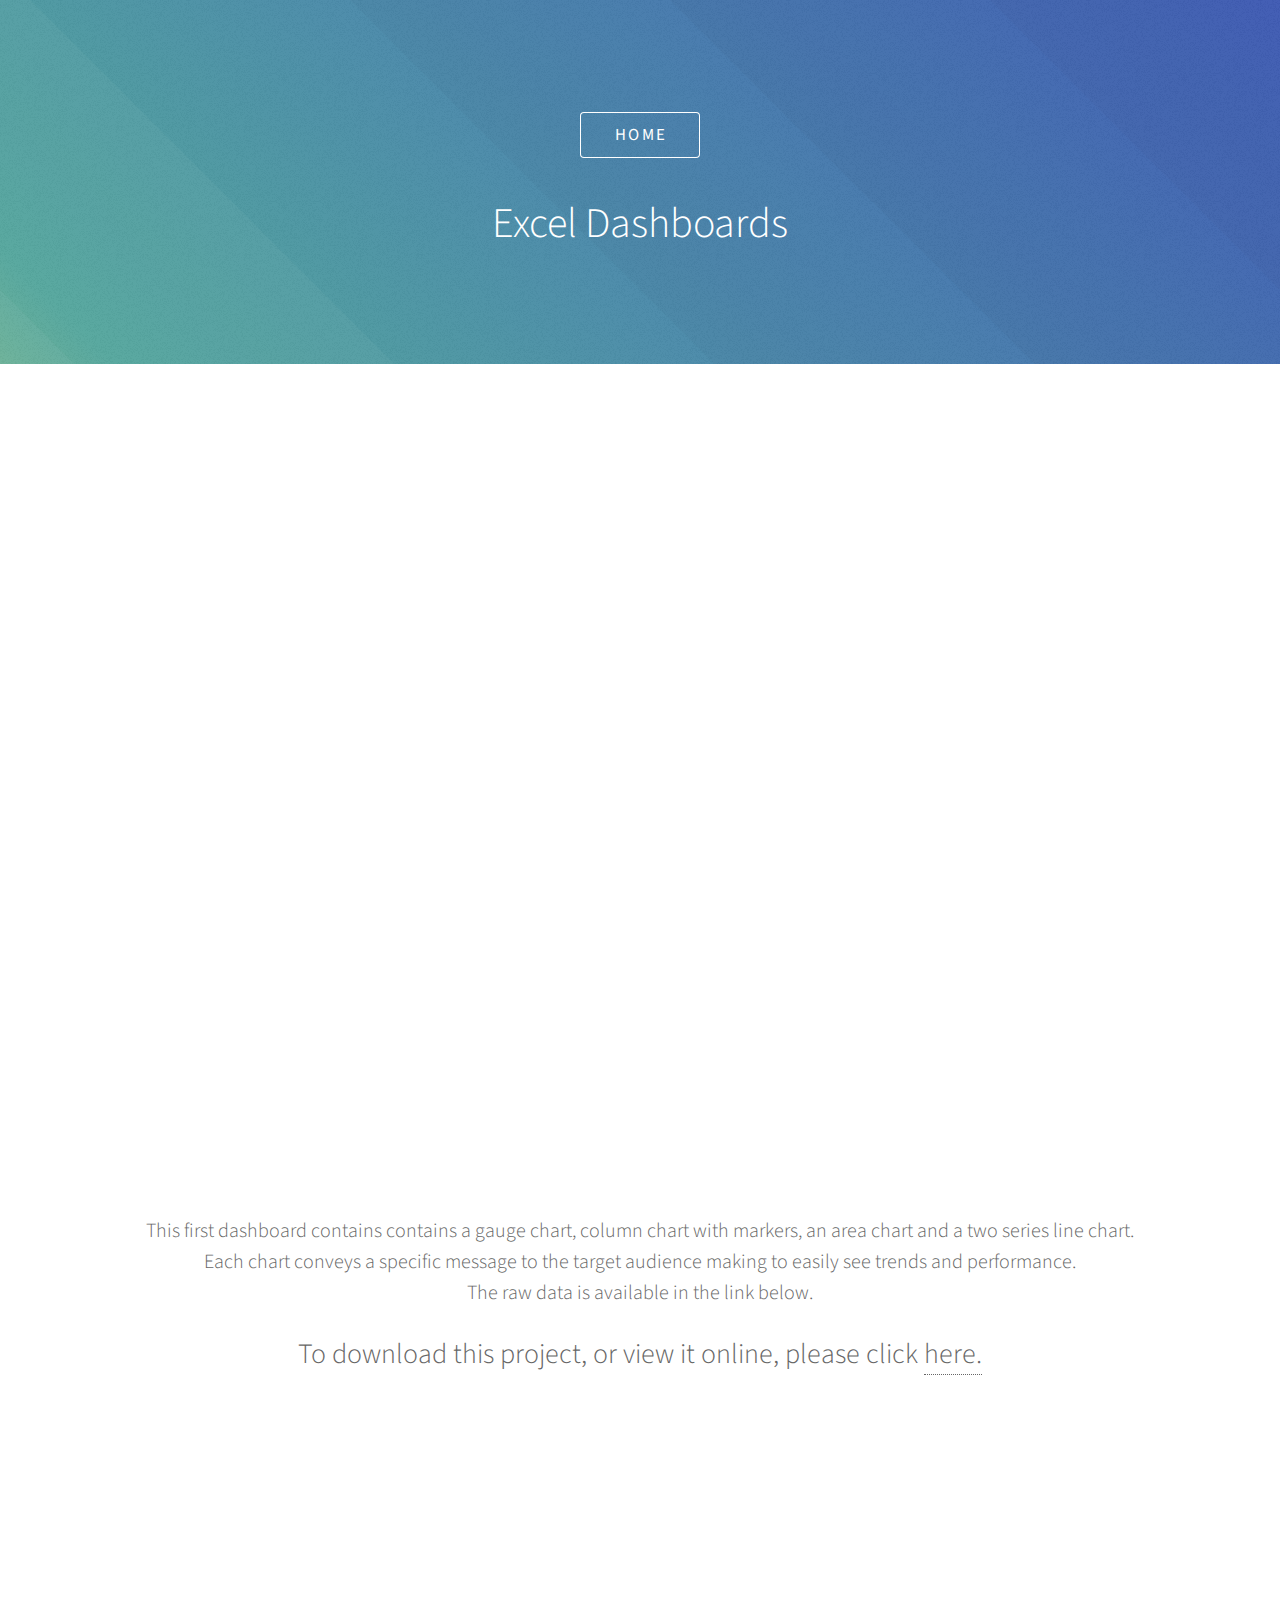
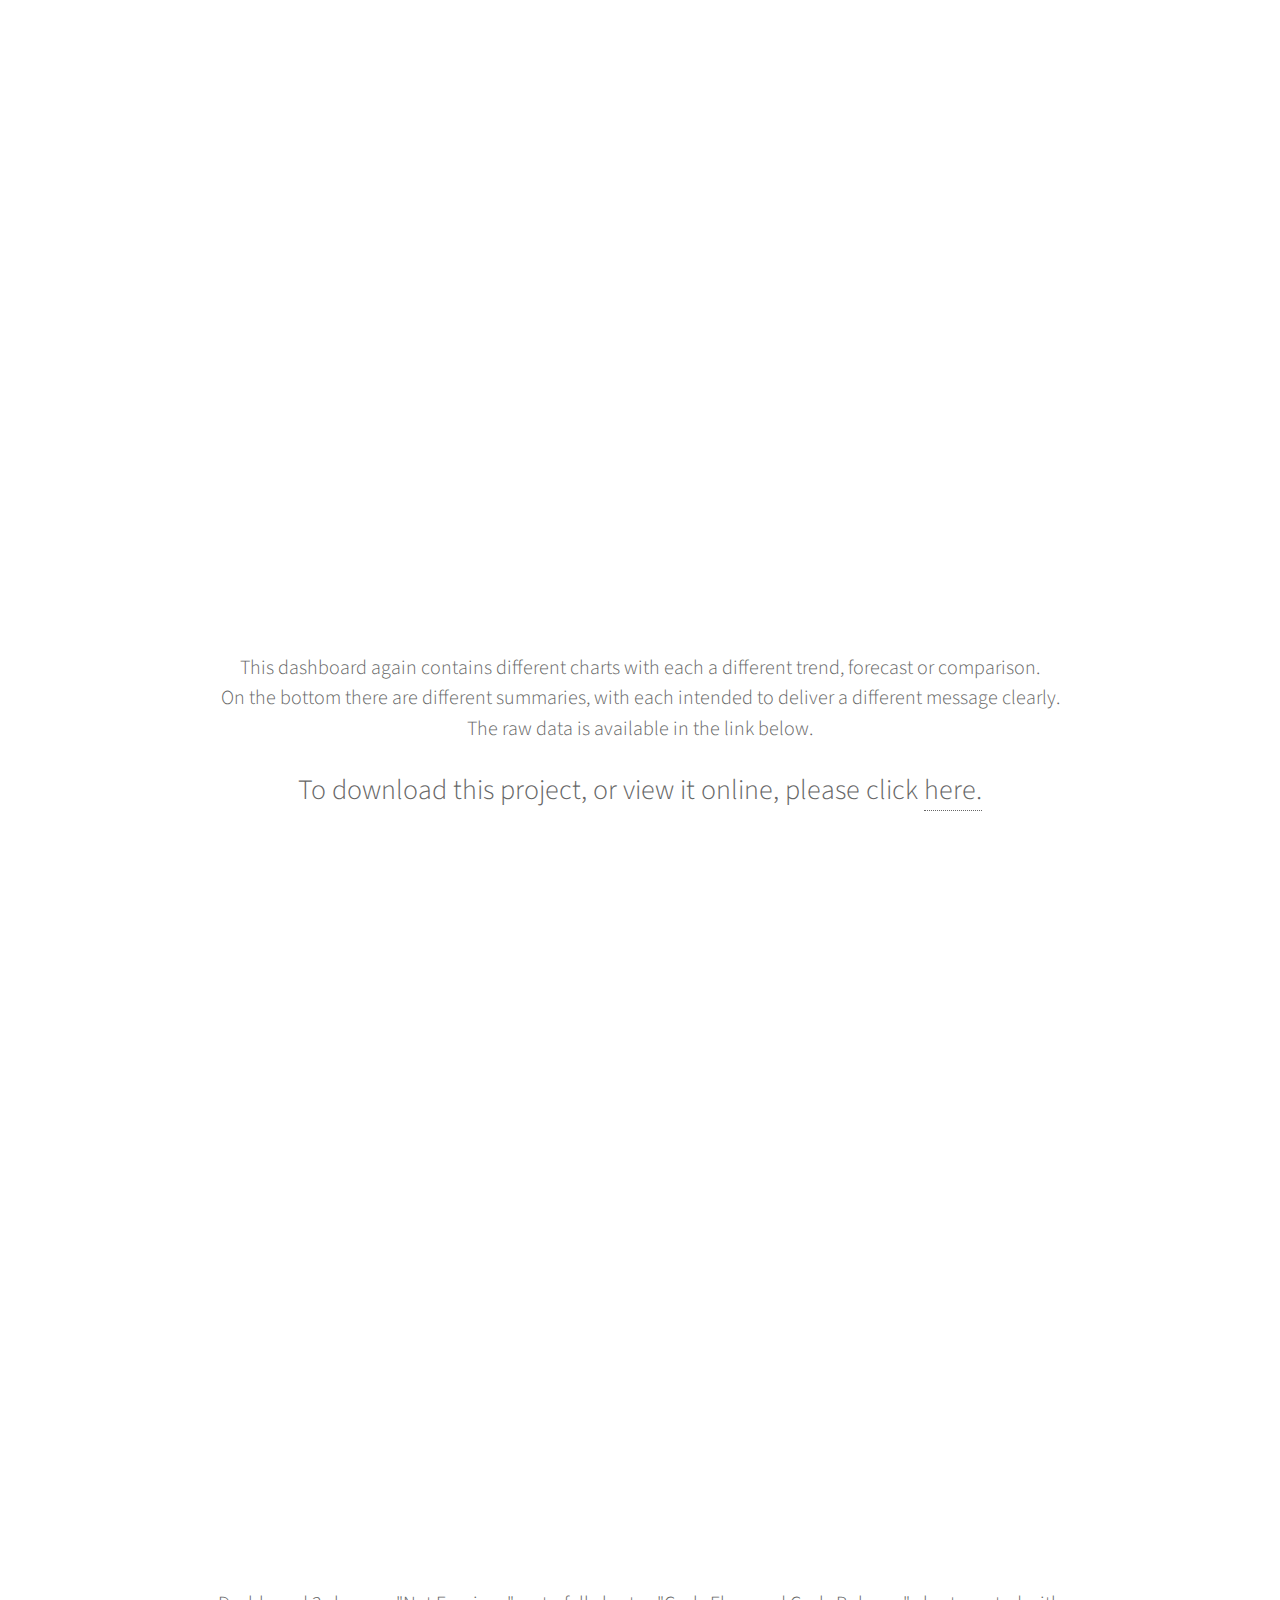
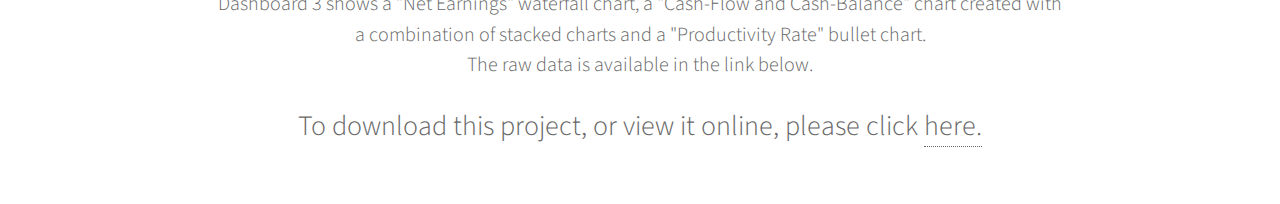
<file: excel-dash.html>
<!DOCTYPE HTML>
<!--
	Phantom by HTML5 UP
	html5up.net | @ajlkn
	Free for personal and commercial use under the CCA 3.0 license (html5up.net/license)
-->
<html>
	<head>
		<title>Project Name</title>
		<meta charset="utf-8" />
		<meta name="viewport" content="width=device-width, initial-scale=1, user-scalable=no" />
		<link rel="stylesheet" href="assets/css/main.css" />
		<noscript><link rel="stylesheet" href="assets/css/noscript.css" /></noscript>
		<style>
			body {
				margin: 0;
			}	
		</style>
	</head>

	<body class="is-preload">
		<!-- Wrapper -->
			<div id="wrapper">

				<!-- Header -->
					<header id="header">

						<div class="inner">
							<form>
								<input type="button" value="Home" onclick="history.back()">
							</form>
						</div>
						
						<div class="inner">

							<!-- Logo -->
							<div><h1>Excel Dashboards</h1></div>

						</div>

					</header>
			<div>
			</br>
			</div>
				<!-- Main -->
				<div class="" style="margin: auto;">
					
					<!--Dashboard 1-->
					<div style="text-justify: center; text-align-last: center;">
						<iframe scrolling="no" style="overflow:hidden" src="images/Dashboards/Dashboard1.pdf" height="750px" width="90%"></iframe>
					</div>
					
					<div style="text-justify: center; text-align-last: center;">
						<p style="margin: 0px 30px 30px 30px; font-size: 20px;">
					</br>
					</br>
						This first dashboard contains contains a gauge chart, column chart with markers, an area chart and a two series line chart. </br>
						Each chart conveys a specific message to the target audience making to easily see trends and performance. 
						</br>The raw data is available in the link below.
						</p>
					</div>

					<div style="text-justify: center; text-align-last: center;">
						<p style="margin: 0px 30px 0px 30px; font-size: 28px;">
							To download this project, or view it online, please click <a target="_blank" href="https://1drv.ms/x/s!Avrc4uo6GtjlhBBpdOJOOm9E-MnQ?e=lwxJVs">here.</a>
					</br>
					</br>
					</br>
						</p>
					</div>

					<!--Dashboard 2-->
					<div style="text-justify: center; text-align-last: center;">
						<iframe scrolling="no" style="overflow:hidden" src="images/Dashboards/Dashboard2.pdf" height="750px" width="90%"></iframe>
					</div>
					
					<div style="text-justify: center; text-align-last: center;">
						<p style="margin: 0px 30px 30px 30px; font-size: 20px;">
					</br>
					</br>
					This dashboard again contains different charts with each a different trend, forecast or comparison.  
					</br>On the bottom there are different summaries, with each intended to deliver a different message clearly.
					</br>The raw data is available in the link below.
					</p>
					</div>

					<div style="text-justify: center; text-align-last: center;">
						<p style="margin: 0px 30px 0px 30px; font-size: 28px;">
							To download this project, or view it online, please click <a target="_blank" href="https://1drv.ms/x/s!Avrc4uo6GtjlhA75LVGbyAOwGgxP?e=hoAYYe">here.</a>
					</br>
					</br>
					</br>
						</p>
					</div>

					<!--Dashboard 3-->
					<div style="text-justify: center; text-align-last: center;">
						<iframe scrolling="no" style="overflow:hidden" src="images/Dashboards/Dashboard3.pdf" height="650px" width="90%"></iframe>
					</div>
					
					<div style="text-justify: center; text-align-last: center;">
						<p style="margin: 0px 30px 30px 30px; font-size: 20px;">
					</br>
					</br>
						Dashboard 3 shows a "Net Earnings" waterfall chart, a "Cash-Flow and Cash-Balance" chart created with </br> a combination of stacked charts and a "Productivity Rate" bullet chart.
						</br>The raw data is available in the link below.
						</p>
					</div>

					<div style="text-justify: center; text-align-last: center;">
						<p style="margin: 0px 30px 0px 30px; font-size: 28px;">
							To download this project, or view it online, please click <a target="_blank" href="https://1drv.ms/x/s!Avrc4uo6GtjlhA_KhiCOCoLagdRk?e=gdbyd4">here.</a>
					</br>
					</br>
					</br>
						</p>
					</div>

				</div>

		<!-- Scripts -->
			<script src="assets/js/jquery.min.js"></script>
			<script src="assets/js/browser.min.js"></script>
			<script src="assets/js/breakpoints.min.js"></script>
			<script src="assets/js/util.js"></script>
			<script src="assets/js/main.js"></script>

	</body>

</html>
</file>
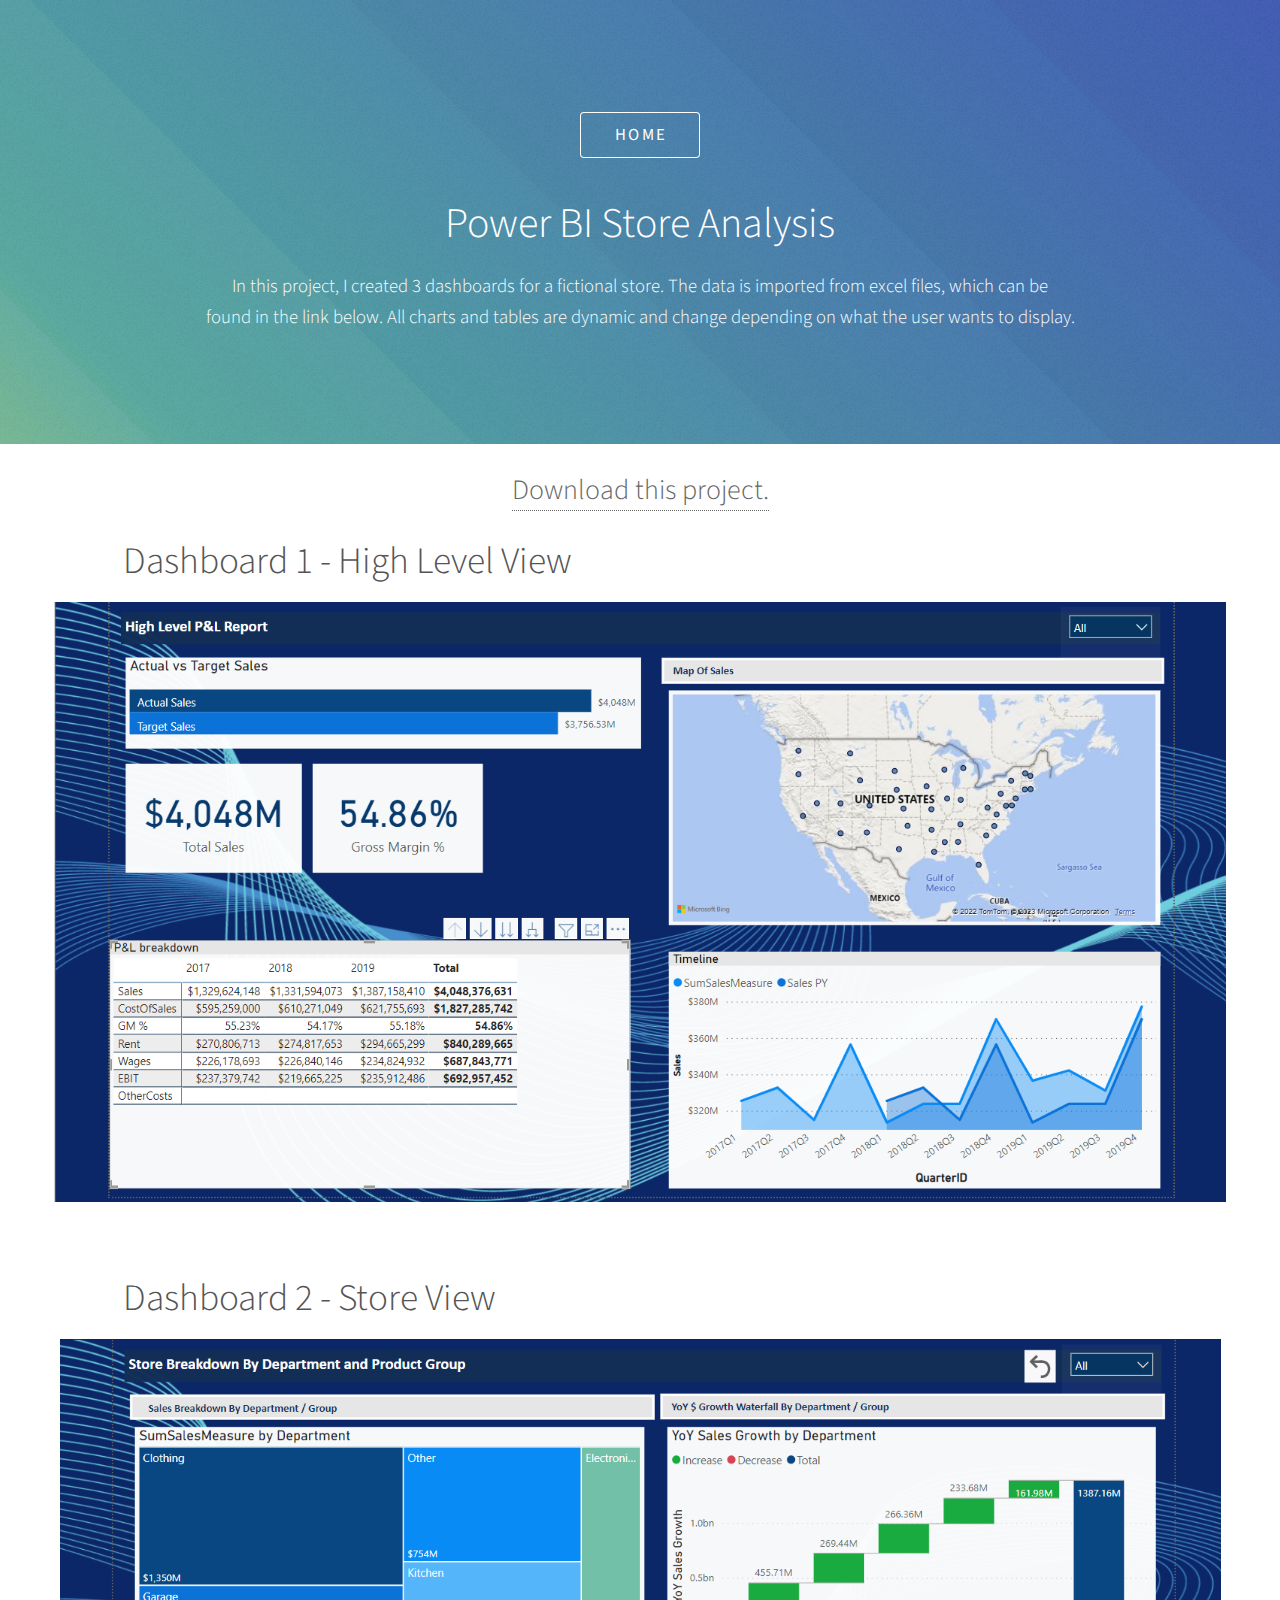
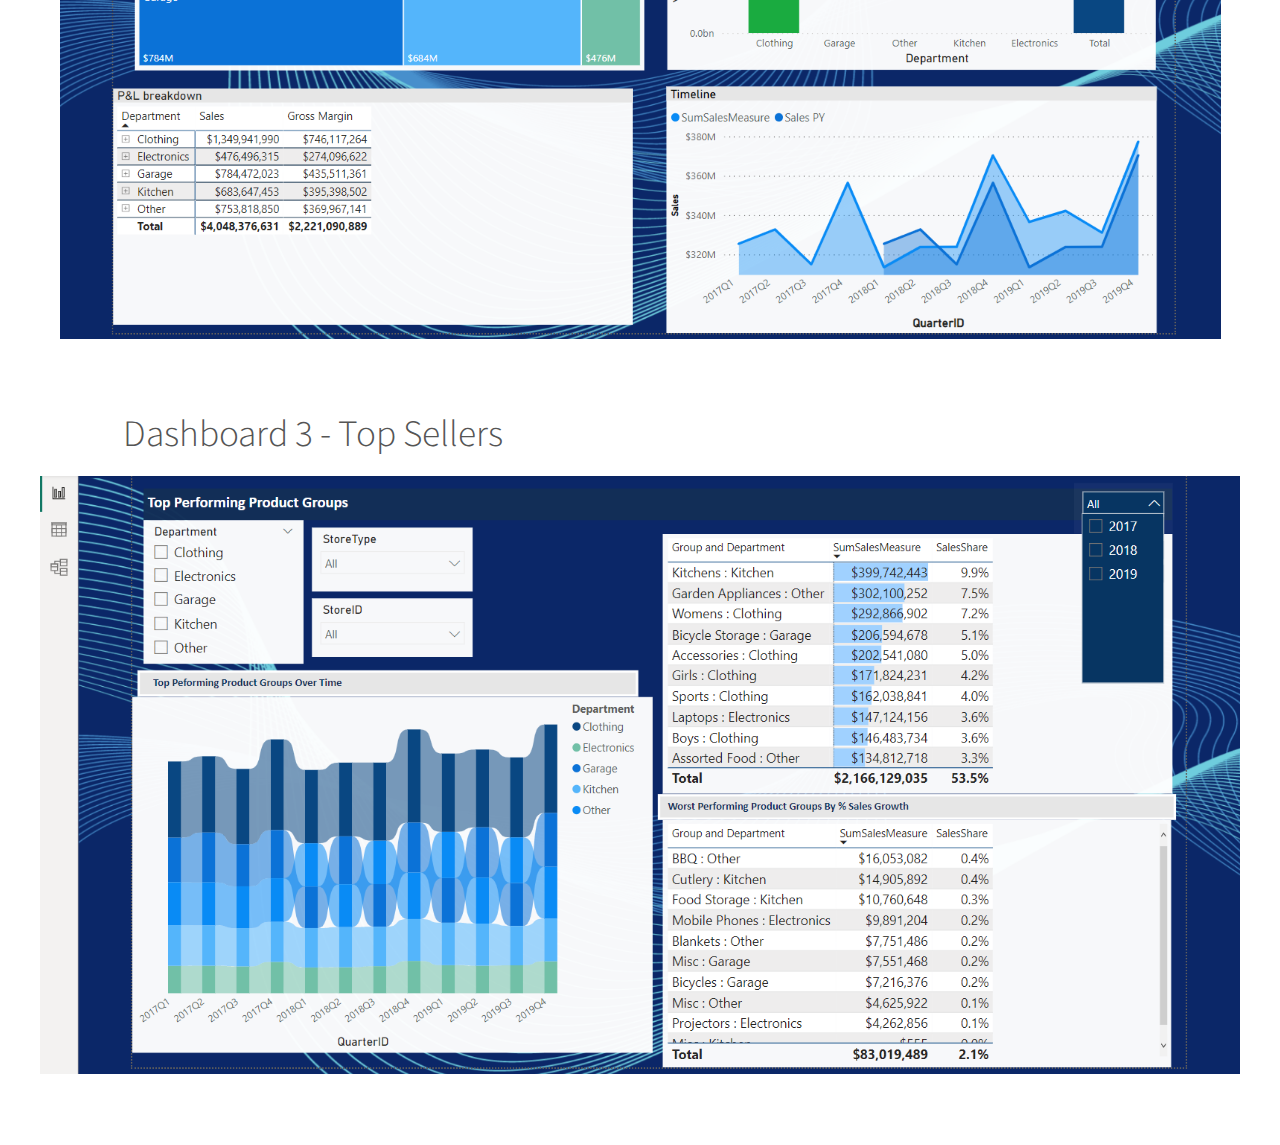
<file: power-bi.html>
<!DOCTYPE HTML>
<html>
	<head>
		<title>Project Name</title>
		<meta charset="utf-8" />
		<meta name="viewport" content="width=device-width, initial-scale=1, user-scalable=no" />
		<link rel="stylesheet" href="assets/css/main.css" />
		<noscript><link rel="stylesheet" href="assets/css/noscript.css" /></noscript>
		<style>
			body {
				margin: 0;
			}	
		</style>
	</head>

	<body class="is-preload">
		<!-- Wrapper -->
			<div id="wrapper">

				<!-- Header -->
					<header id="header">

					<div class="inner">
						<form>
							<input type="button" value="Home" onclick="history.back()">
						</form>
					</div>

						<div class="inner">
							<!-- Logo -->
							<div><h1>Power BI Store Analysis</h1></div>
							<p style="color: white;">
								In this project, I created 3 dashboards for a fictional store. The data is imported from excel files,
								which can be </br> found in the link below. All charts and tables are dynamic and change depending on what the user
								wants to display.
							</p>

						</div>

					</header>
			<div>
			</br>
			</div>

				<!-- Main -->
				<div class="" style="margin: auto;">
					
					<div style="text-justify: center; text-align-last: center;">
						<p style="margin: 0px 30px 0px 30px; font-size: 28px;">
							<a target="_blank" href="https://1drv.ms/u/s!Avrc4uo6GtjlhA3ybQoFYTAlTL9j?e=y5Of0F">Download this project.</a>
					</br>
					</br>
						</p>
					</div>

					<div>
						<div><h2 style="margin-left: 123px; margin-bottom: 15px;">Dashboard 1 - High Level View</h2></div>
					</div>
					<div style="text-justify: center; text-align-last: center;">
						<img src="images/PowerBI/PBI1-1.png" style="max-height: 600px; max-width: 1200px; justify-self: center;">
					</div>

					</br>
					</br>

					<div>
						<div><h2 style="margin-left: 123px; margin-bottom: 15px;">Dashboard 2 - Store View</h2></div>
					</div>
					<div style="text-justify: center; text-align-last: center;">
						<img src="images/PowerBI/PBI1-2.png" style="max-height: 600px; max-width: 1200px; justify-self: center;">
					</div>

					</br>
					</br>

					<div>
						<div><h2 style="margin-left: 123px; margin-bottom: 15px;">Dashboard 3 - Top Sellers</h2></div>
					</div>
					<div style="text-justify: center; text-align-last: center;">
						<img src="images/PowerBI/PBI1-3.png" style="max-height: 600px; max-width: 1200px; justify-self: center;">
					</div>

				</br>
				</br>


				</div>

		<!-- Scripts -->
			<script src="assets/js/jquery.min.js"></script>
			<script src="assets/js/browser.min.js"></script>
			<script src="assets/js/breakpoints.min.js"></script>
			<script src="assets/js/util.js"></script>
			<script src="assets/js/main.js"></script>


	</body>

</html>
</file>
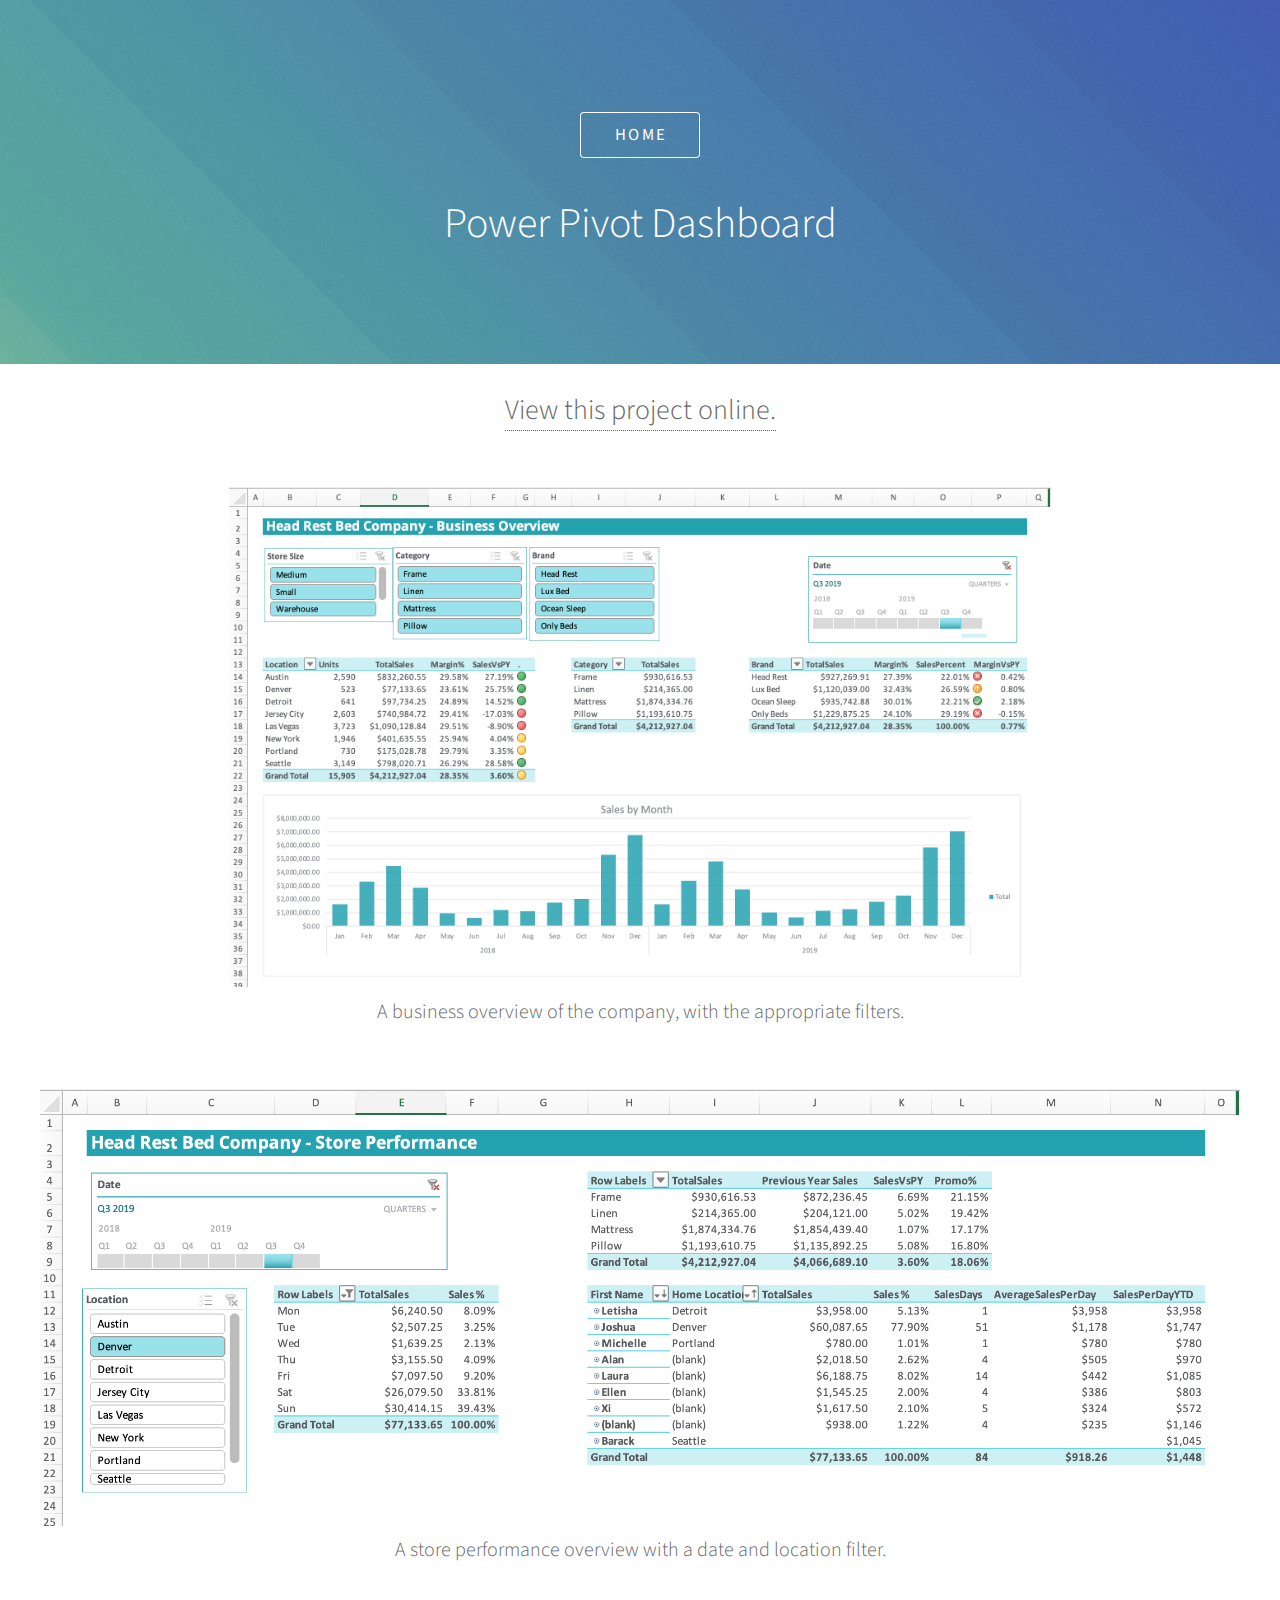
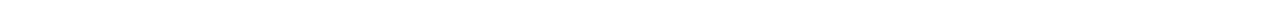
<file: power-pivot.html>
<!DOCTYPE HTML>
<html>
	<head>
		<title>Power Pivot Project</title>
		<meta charset="utf-8" />
		<meta name="viewport" content="width=device-width, initial-scale=1, user-scalable=no" />
		<link rel="stylesheet" href="assets/css/main.css" />
		<noscript><link rel="stylesheet" href="assets/css/noscript.css" /></noscript>
		<style>
			body {
				margin: 0;
			}	
		</style>
	</head>

	<body class="is-preload">
		<!-- Wrapper -->
			<div id="wrapper">

				<!-- Header -->
					<header id="header">

					<div class="inner">
						<form>
							<input type="button" value="Home" onclick="history.back()">
						</form>
					</div>
					
						<div class="inner">

							<!-- Logo -->
							<div><h1>Power Pivot Dashboard</h1></div>
						
						</div>

					</header>
			<div>
			</br>
			</div>
				<!-- Main -->
				<div class="" style="margin: auto;">
					
					<div style="text-justify: center; text-align-last: center;">
						<p style="margin: 0px 30px 0px 30px; font-size: 28px;">
							<a target="_blank" href="https://1drv.ms/x/s!Avrc4uo6GtjlhAwJ7aAAen8z8EPH?e=9hvYTI">View this project online.</a>
					</br>
					</br>
					</br>
						</p>
					</div>

					<div style="text-justify: center; text-align-last: center;">
						<img src="images/PowerPivot/pp2.png" style="max-height: 500px; max-width: 1200px; justify-self: center;">
					</div>

					<div style="text-justify: center; text-align-last: center;">
						<p style="margin: 0px 30px 30px 30px; font-size: 20px;">
							A business overview of the company, with the appropriate filters.
						</br>
						</br>
						</p>
					</div>

					<div style="text-justify: center; text-align-last: center;">
						<img src="images/PowerPivot/pp1.png" style="max-height: 500px; max-width: 1200px; justify-self: center;">
					</div>
					<div style="text-justify: center; text-align-last: center;">
						<p style="margin: 0px 30px 30px 30px; font-size: 20px;">
							A store performance overview with a date and location filter.
						</br>
						</br>
						</p>
					</div>
				</div>

		<!-- Scripts -->
			<script src="assets/js/jquery.min.js"></script>
			<script src="assets/js/browser.min.js"></script>
			<script src="assets/js/breakpoints.min.js"></script>
			<script src="assets/js/util.js"></script>
			<script src="assets/js/main.js"></script>


	</body>

</html>
</file>
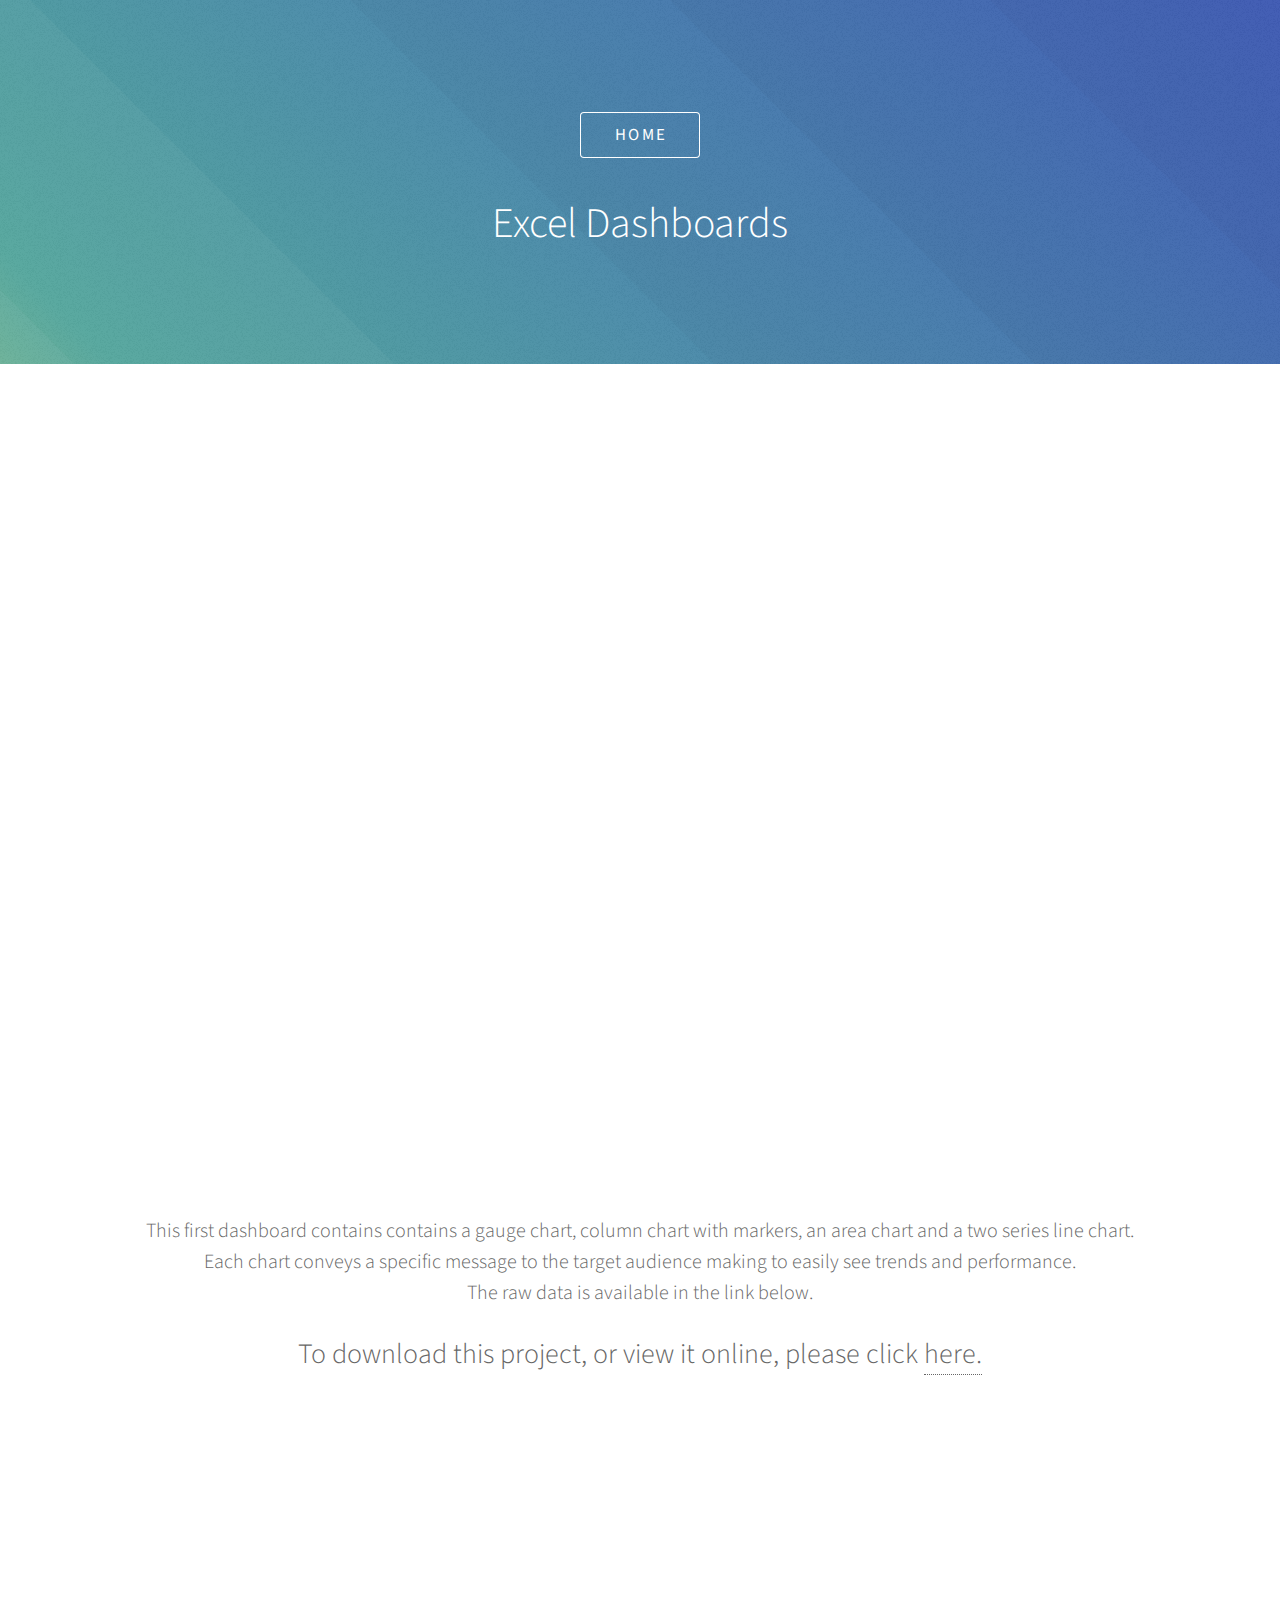
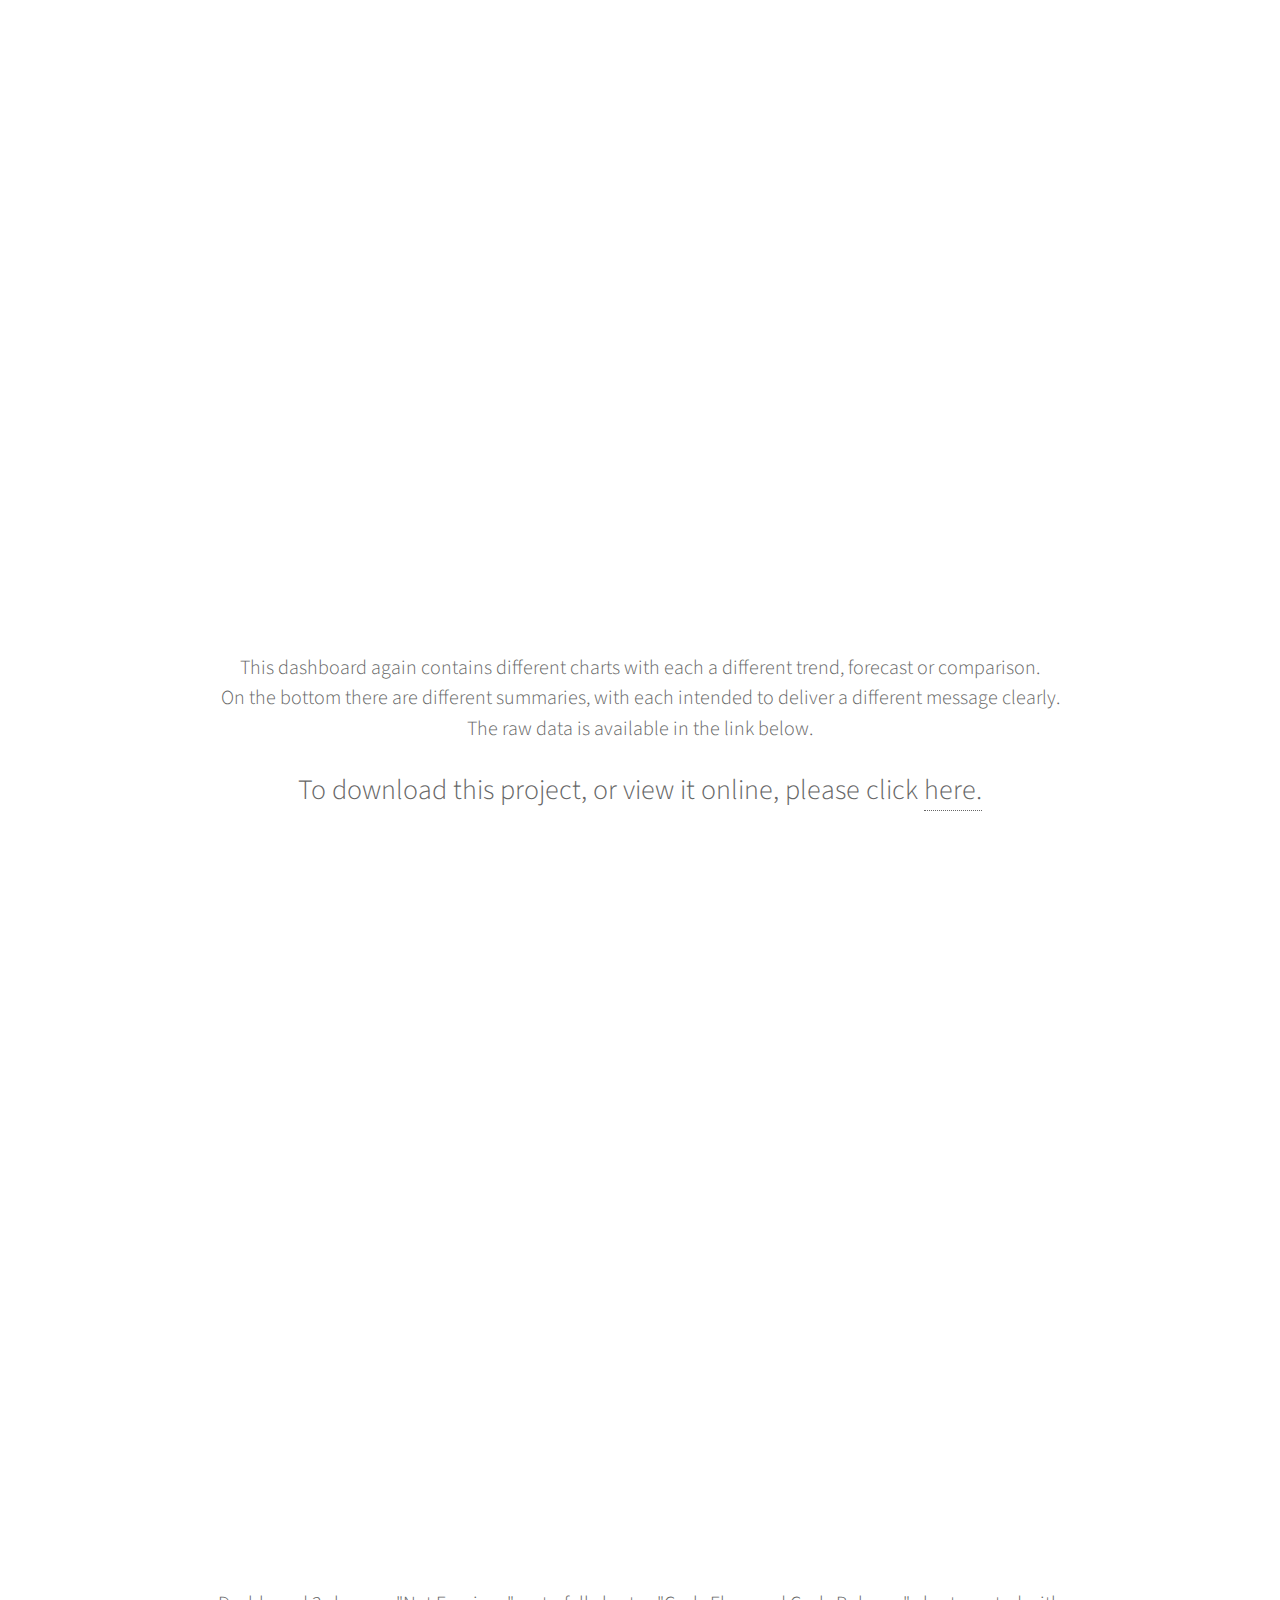
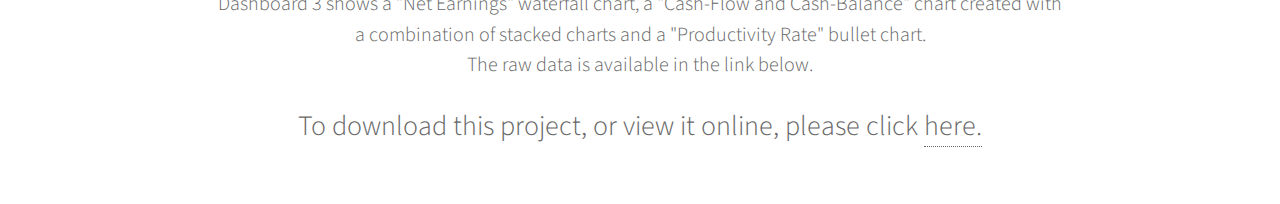
<file: hehe/excel-dash.html>
<!DOCTYPE HTML>
<!--
	Phantom by HTML5 UP
	html5up.net | @ajlkn
	Free for personal and commercial use under the CCA 3.0 license (html5up.net/license)
-->
<html>
	<head>
		<title>Project Name</title>
		<meta charset="utf-8" />
		<meta name="viewport" content="width=device-width, initial-scale=1, user-scalable=no" />
		<link rel="stylesheet" href="/assets/css/main.css" />
		<noscript><link rel="stylesheet" href="/assets/css/noscript.css" /></noscript>
		<base href="/Portfolio">
		<style>
			body {
				margin: 0;
			}	
		</style>
	</head>

	<body class="is-preload">
		<!-- Wrapper -->
			<div id="wrapper">

				<!-- Header -->
					<header id="header">

						<div class="inner">
							<form>
								<input type="button" value="Home" onclick="history.back()">
							</form>
						</div>
						
						<div class="inner">

							<!-- Logo -->
							<div><h1>Excel Dashboards</h1></div>

						</div>

					</header>
			<div>
			</br>
			</div>
				<!-- Main -->
				<div class="" style="margin: auto;">
					
					<!--Dashboard 1-->
					<div style="text-justify: center; text-align-last: center;">
						<iframe scrolling="no" style="overflow:hidden" src="/Projects/Dashboards/Dashboard1.pdf" height="750px" width="90%"></iframe>
					</div>
					
					<div style="text-justify: center; text-align-last: center;">
						<p style="margin: 0px 30px 30px 30px; font-size: 20px;">
					</br>
					</br>
						This first dashboard contains contains a gauge chart, column chart with markers, an area chart and a two series line chart. </br>
						Each chart conveys a specific message to the target audience making to easily see trends and performance. 
						</br>The raw data is available in the link below.
						</p>
					</div>

					<div style="text-justify: center; text-align-last: center;">
						<p style="margin: 0px 30px 0px 30px; font-size: 28px;">
							To download this project, or view it online, please click <a target="_blank" href="https://1drv.ms/x/s!Avrc4uo6GtjlgXAwR_MdRw6KaNct?e=ZWvWW9">here.</a>
					</br>
					</br>
					</br>
						</p>
					</div>

					<!--Dashboard 2-->
					<div style="text-justify: center; text-align-last: center;">
						<iframe scrolling="no" style="overflow:hidden" src="/Projects/Dashboards/Dashboard2.pdf" height="750px" width="90%"></iframe>
					</div>
					
					<div style="text-justify: center; text-align-last: center;">
						<p style="margin: 0px 30px 30px 30px; font-size: 20px;">
					</br>
					</br>
					This dashboard again contains different charts with each a different trend, forecast or comparison.  
					</br>On the bottom there are different summaries, with each intended to deliver a different message clearly.
					</br>The raw data is available in the link below.
					</p>
					</div>

					<div style="text-justify: center; text-align-last: center;">
						<p style="margin: 0px 30px 0px 30px; font-size: 28px;">
							To download this project, or view it online, please click <a target="_blank" href="https://1drv.ms/x/s!Avrc4uo6GtjlgW6QUlcmk6A-PZQc?e=63UH6R">here.</a>
					</br>
					</br>
					</br>
						</p>
					</div>

					<!--Dashboard 3-->
					<div style="text-justify: center; text-align-last: center;">
						<iframe scrolling="no" style="overflow:hidden" src="/Projects/Dashboards/Dashboard3.pdf" height="650px" width="90%"></iframe>
					</div>
					
					<div style="text-justify: center; text-align-last: center;">
						<p style="margin: 0px 30px 30px 30px; font-size: 20px;">
					</br>
					</br>
						Dashboard 3 shows a "Net Earnings" waterfall chart, a "Cash-Flow and Cash-Balance" chart created with </br> a combination of stacked charts and a "Productivity Rate" bullet chart.
						</br>The raw data is available in the link below.
						</p>
					</div>

					<div style="text-justify: center; text-align-last: center;">
						<p style="margin: 0px 30px 0px 30px; font-size: 28px;">
							To download this project, or view it online, please click <a target="_blank" href="https://1drv.ms/x/s!Avrc4uo6GtjlgW19jOjr_W8uDMFn?e=IfkG8U">here.</a>
					</br>
					</br>
					</br>
						</p>
					</div>

				</div>

		<!-- Scripts -->
			<script src="/assets/js/jquery.min.js"></script>
			<script src="/assets/js/browser.min.js"></script>
			<script src="/assets/js/breakpoints.min.js"></script>
			<script src="/assets/js/util.js"></script>
			<script src="/assets/js/main.js"></script>

	</body>

</html>
</file>
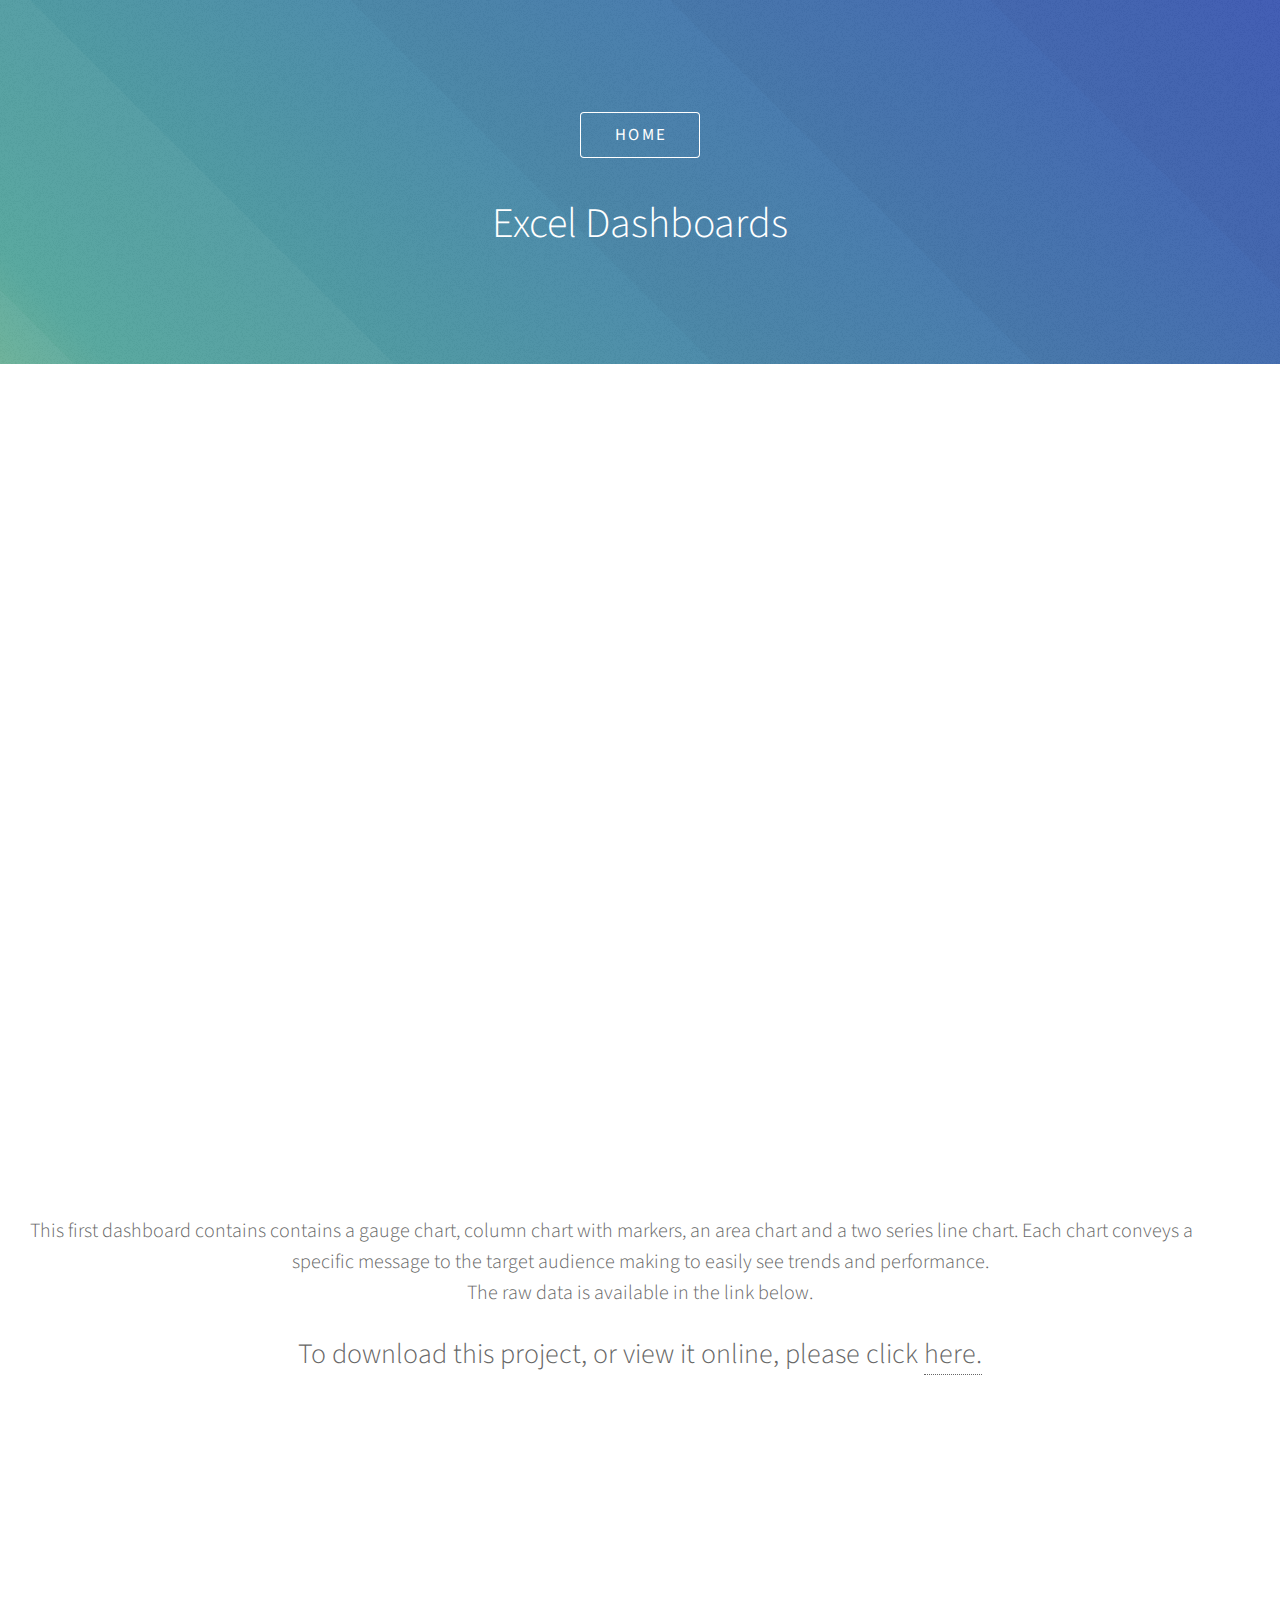
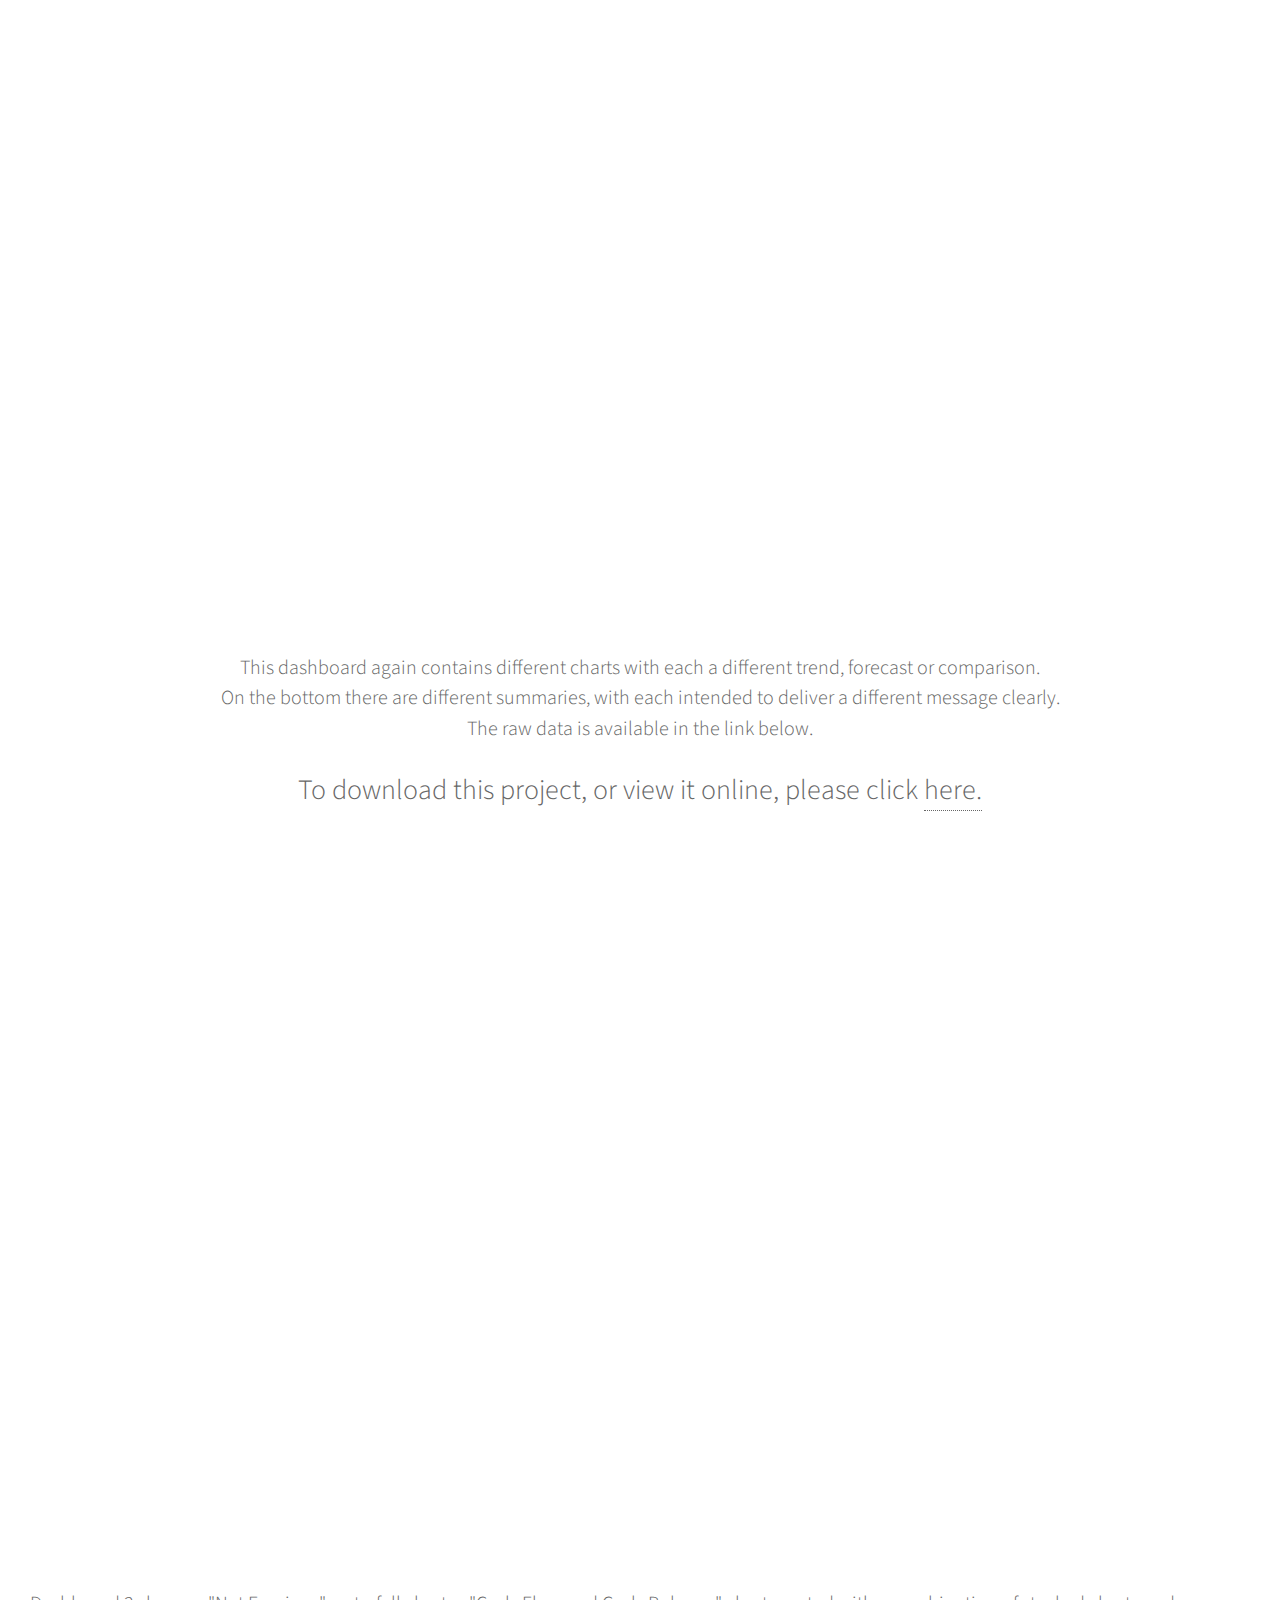
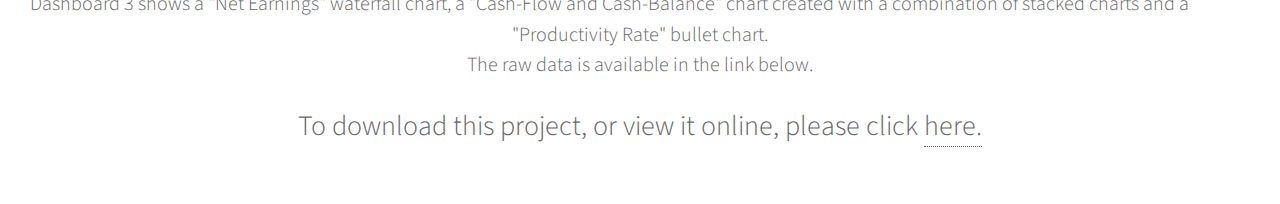
<file: Projects/Project website links/excel-dash.html>
<!DOCTYPE HTML>
<!--
	Phantom by HTML5 UP
	html5up.net | @ajlkn
	Free for personal and commercial use under the CCA 3.0 license (html5up.net/license)
-->
<html>
	<head>
		<title>Project Name</title>
		<meta charset="utf-8" />
		<meta name="viewport" content="width=device-width, initial-scale=1, user-scalable=no" />
		<link rel="stylesheet" href="../../assets/css/main.css" />
		<noscript><link rel="stylesheet" href="../../assets/css/noscript.css" /></noscript>
		<style>
			body {
				margin: 0;
			}	
		</style>
	</head>

	<body class="is-preload">
		<!-- Wrapper -->
			<div id="wrapper">

				<!-- Header -->
					<header id="header">

						<div class="inner">
							<form>
								<input type="button" value="Home" onclick="history.back()">
							</form>
						</div>
						
						<div class="inner">

							<!-- Logo -->
							<div><h1>Excel Dashboards</h1></div>

						</div>

					</header>
			<div>
			</br>
			</div>
				<!-- Main -->
				<div class="" style="margin: auto;">
					
					<!--Dashboard 1-->
					<div style="text-justify: center; text-align-last: center;">
						<iframe scrolling="no" style="overflow:hidden" src="/Projects/Dashboards/Dashboard 1.pdf" height="750px" width="90%"></iframe>
					</div>
					
					<div style="text-justify: center; text-align-last: center;">
						<p style="margin: 0px 30px 30px 30px; font-size: 20px;">
					</br>
					</br>
						This first dashboard contains contains a gauge chart, column chart with markers, an area chart and a two series line chart. 
						Each chart conveys a specific message to the target audience making to easily see trends and performance. 
						</br>The raw data is available in the link below.
						</p>
					</div>

					<div style="text-justify: center; text-align-last: center;">
						<p style="margin: 0px 30px 0px 30px; font-size: 28px;">
							To download this project, or view it online, please click <a target="_blank" href="https://1drv.ms/x/s!Avrc4uo6GtjlgXAwR_MdRw6KaNct?e=ZWvWW9">here.</a>
					</br>
					</br>
					</br>
						</p>
					</div>

					<!--Dashboard 2-->
					<div style="text-justify: center; text-align-last: center;">
						<iframe scrolling="no" style="overflow:hidden" src="/Projects/Dashboards/Dashboard 2.pdf" height="750px" width="90%"></iframe>
					</div>
					
					<div style="text-justify: center; text-align-last: center;">
						<p style="margin: 0px 30px 30px 30px; font-size: 20px;">
					</br>
					</br>
					This dashboard again contains different charts with each a different trend, forecast or comparison.  
					</br>On the bottom there are different summaries, with each intended to deliver a different message clearly.
					</br>The raw data is available in the link below.
					</p>
					</div>

					<div style="text-justify: center; text-align-last: center;">
						<p style="margin: 0px 30px 0px 30px; font-size: 28px;">
							To download this project, or view it online, please click <a target="_blank" href="https://1drv.ms/x/s!Avrc4uo6GtjlgW6QUlcmk6A-PZQc?e=63UH6R">here.</a>
					</br>
					</br>
					</br>
						</p>
					</div>

					<!--Dashboard 3-->
					<div style="text-justify: center; text-align-last: center;">
						<iframe scrolling="no" style="overflow:hidden" src="/Projects/Dashboards/Dashboard 3.pdf" height="650px" width="90%"></iframe>
					</div>
					
					<div style="text-justify: center; text-align-last: center;">
						<p style="margin: 0px 30px 30px 30px; font-size: 20px;">
					</br>
					</br>
						Dashboard 3 shows a "Net Earnings" waterfall chart, a "Cash-Flow and Cash-Balance" chart created with a combination of stacked charts and a "Productivity Rate" bullet chart.
						</br>The raw data is available in the link below.
						</p>
					</div>

					<div style="text-justify: center; text-align-last: center;">
						<p style="margin: 0px 30px 0px 30px; font-size: 28px;">
							To download this project, or view it online, please click <a target="_blank" href="https://1drv.ms/x/s!Avrc4uo6GtjlgW19jOjr_W8uDMFn?e=IfkG8U">here.</a>
					</br>
					</br>
					</br>
						</p>
					</div>

				</div>

		<!-- Scripts -->
			<script src="../../assets/js/jquery.min.js"></script>
			<script src="../../assets/js/browser.min.js"></script>
			<script src="../../assets/js/breakpoints.min.js"></script>
			<script src="../../assets/js/util.js"></script>
			<script src="../../assets/js/main.js"></script>


	</body>

</html>
</file>
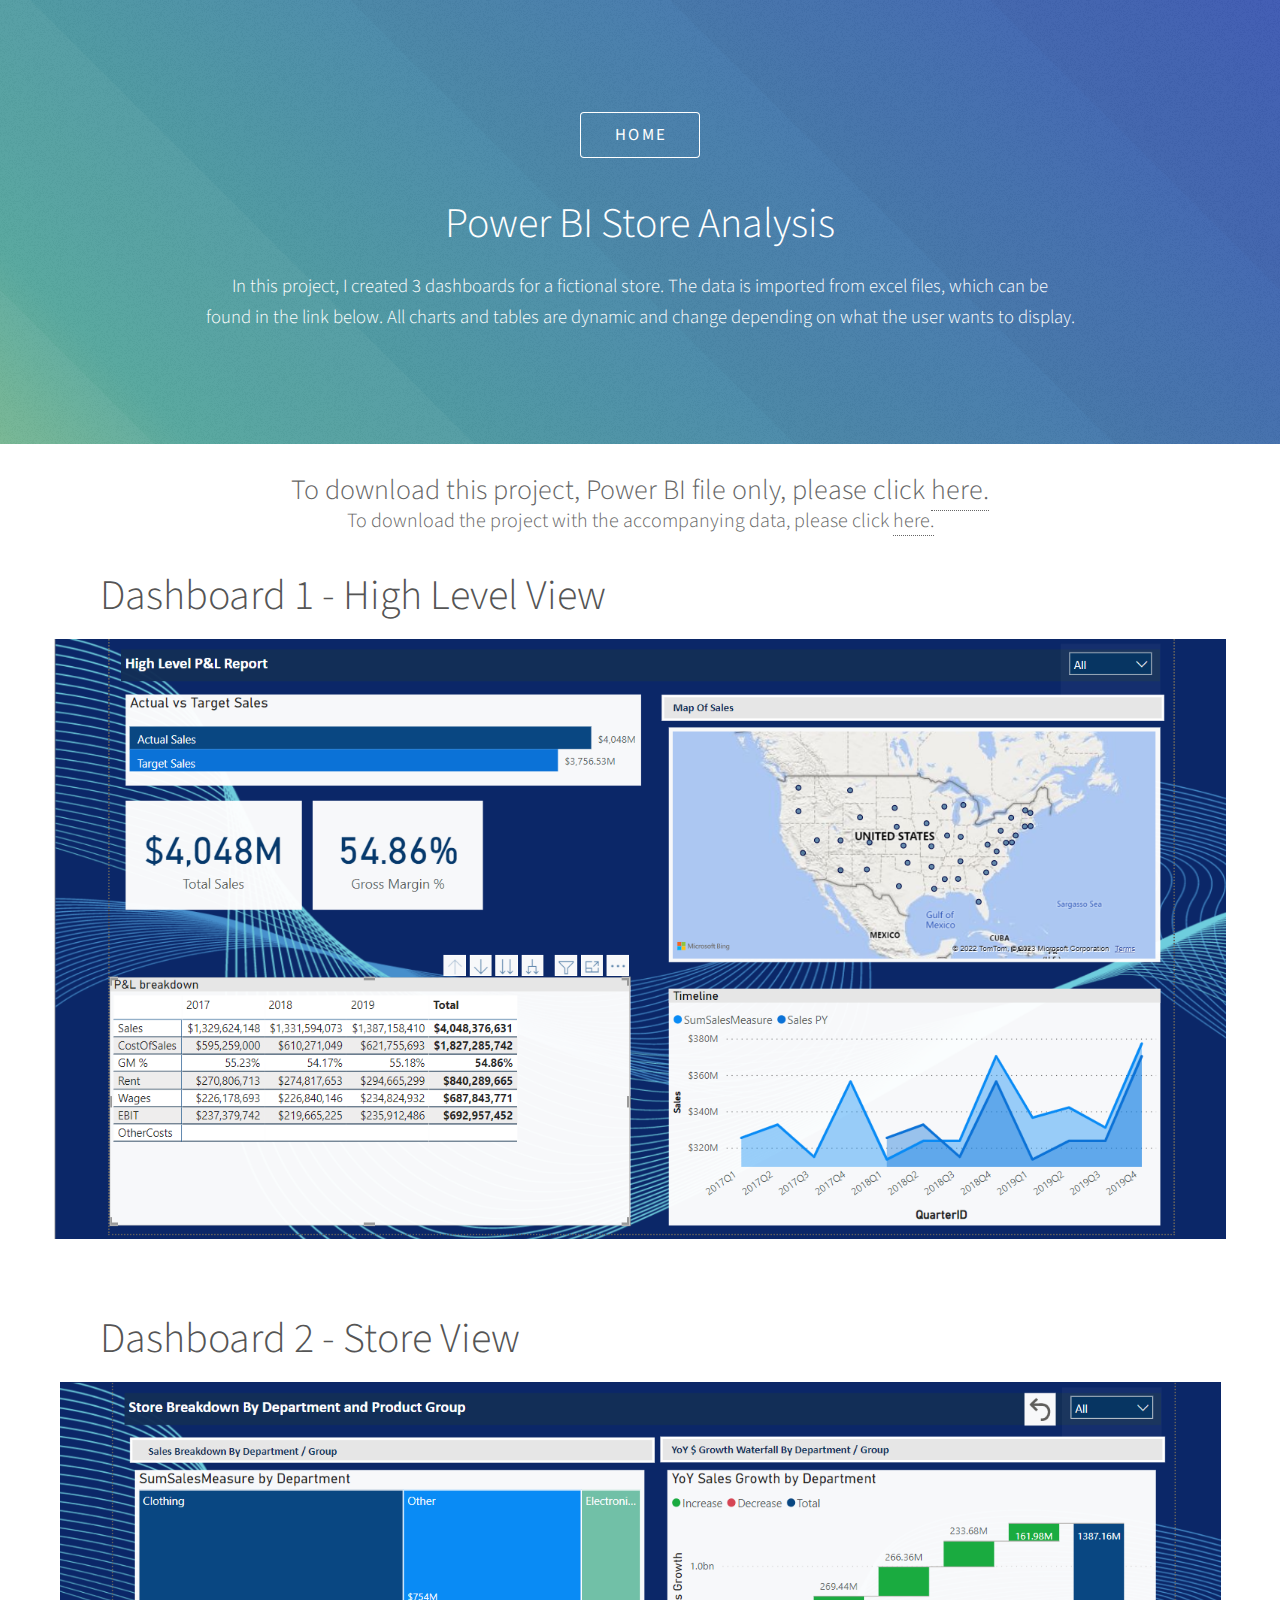
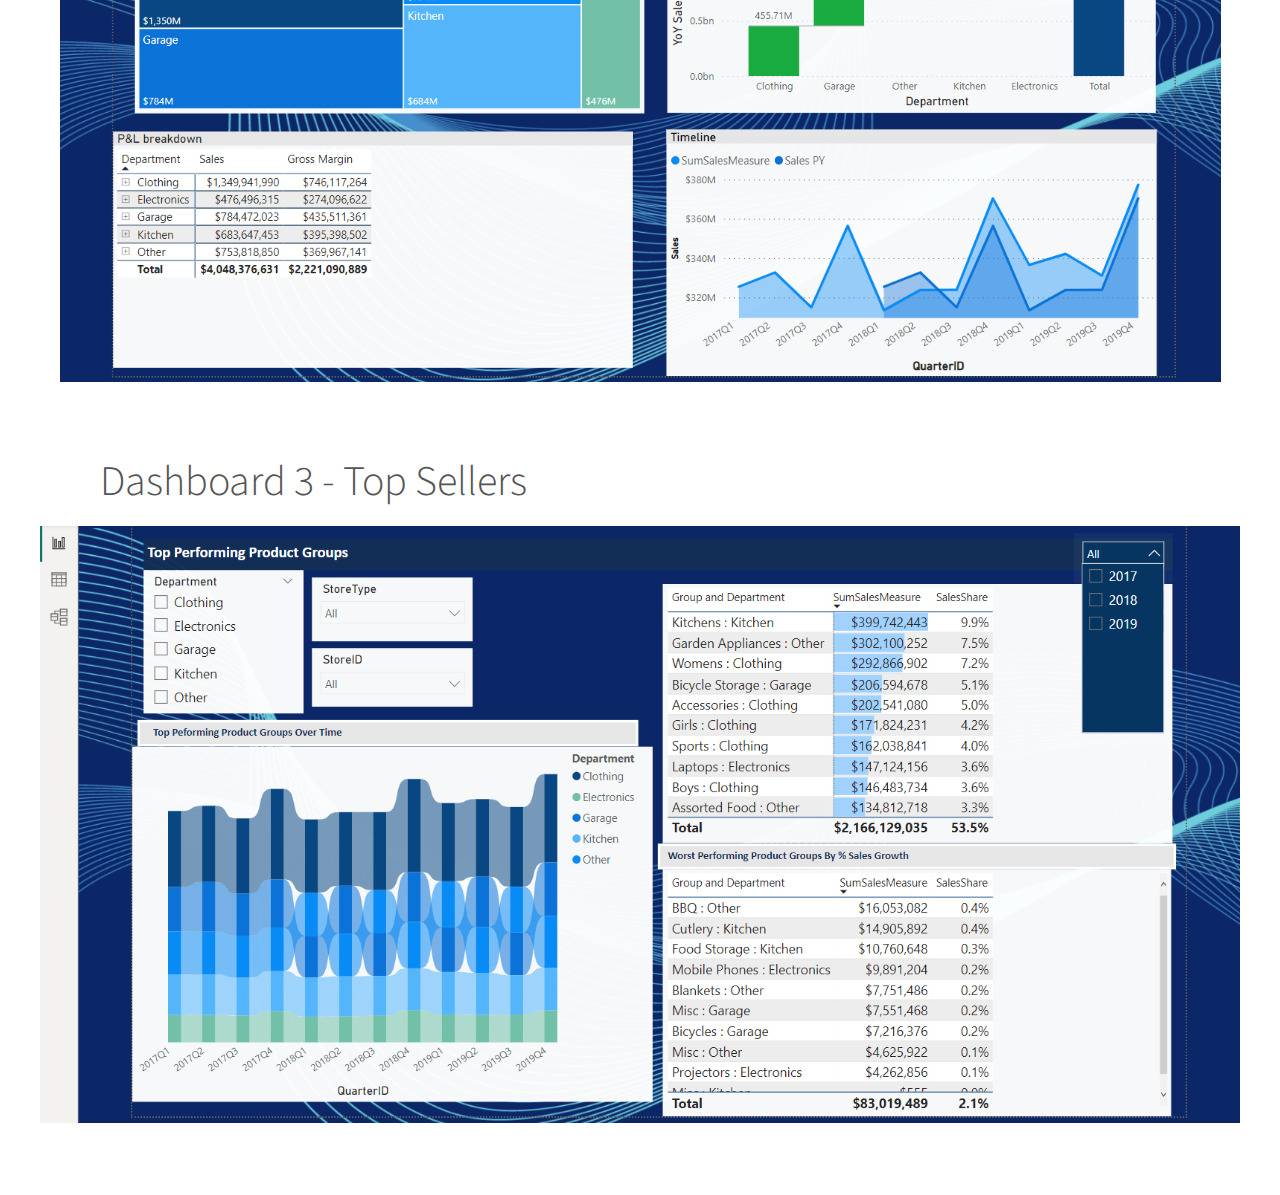
<file: Projects/Project website links/power-bi.html>
<!DOCTYPE HTML>
<html>
	<head>
		<title>Project Name</title>
		<meta charset="utf-8" />
		<meta name="viewport" content="width=device-width, initial-scale=1, user-scalable=no" />
		<link rel="stylesheet" href="../../assets/css/main.css" />
		<noscript><link rel="stylesheet" href="../../assets/css/noscript.css" /></noscript>
		<style>
			body {
				margin: 0;
			}	
		</style>
	</head>

	<body class="is-preload">
		<!-- Wrapper -->
			<div id="wrapper">

				<!-- Header -->
					<header id="header">

					<div class="inner">
						<form>
							<input type="button" value="Home" onclick="history.back()">
						</form>
					</div>

						<div class="inner">
							<!-- Logo -->
							<div><h1>Power BI Store Analysis</h1></div>
							<p style="color: white;">
								In this project, I created 3 dashboards for a fictional store. The data is imported from excel files,
								which can be </br> found in the link below. All charts and tables are dynamic and change depending on what the user
								wants to display.
							</p>

						</div>

					</header>
			<div>
			</br>
			</div>

				<!-- Main -->
				<div class="" style="margin: auto;">
					
					<div style="text-justify: center; text-align-last: center;">
						<p style="margin: 0px 30px 0px 30px; font-size: 28px;">
							To download this project, Power BI file only, please click <a target="_blank" href="https://1drv.ms/u/s!Avrc4uo6GtjlgXlLHmoE98sMFt3c?e=hT5f6b">here.</a>
					</br>
						</p>
						<p style="margin: 0px 30px 0px 30px; font-size: 20px;">
							To download the project with the accompanying data, please click <a target="_blank" href="https://1drv.ms/u/s!Avrc4uo6GtjlgXQpjwf1_eUYE0iy?e=97h1Vm">here.</a>
						</br>
						</br>
						</p>
					</div>

					<div>
						<div><h1 style="margin-left: 100px; margin-bottom: 15px;">Dashboard 1 - High Level View</h1></div>
					</div>
					<div style="text-justify: center; text-align-last: center;">
						<img src="/Projects/PowerBI/PBI1-1.png" style="max-height: 600px; max-width: 1200px; justify-self: center;">
					</div>

					</br>
					</br>

					<div>
						<div><h1 style="margin-left: 100px; margin-bottom: 15px;">Dashboard 2 - Store View</h1></div>
					</div>
					<div style="text-justify: center; text-align-last: center;">
						<img src="/Projects/PowerBI/PBI1-2.png" style="max-height: 600px; max-width: 1200px; justify-self: center;">
					</div>

					</br>
					</br>

					<div>
						<div><h1 style="margin-left: 100px; margin-bottom: 15px;">Dashboard 3 - Top Sellers</h1></div>
					</div>
					<div style="text-justify: center; text-align-last: center;">
						<img src="/Projects/PowerBI/PBI1-3.png" style="max-height: 600px; max-width: 1200px; justify-self: center;">
					</div>

				</br>
				</br>


				</div>

		<!-- Scripts -->
			<script src="../../assets/js/jquery.min.js"></script>
			<script src="../../assets/js/browser.min.js"></script>
			<script src="../../assets/js/breakpoints.min.js"></script>
			<script src="../../assets/js/util.js"></script>
			<script src="../../assets/js/main.js"></script>


	</body>

</html>
</file>
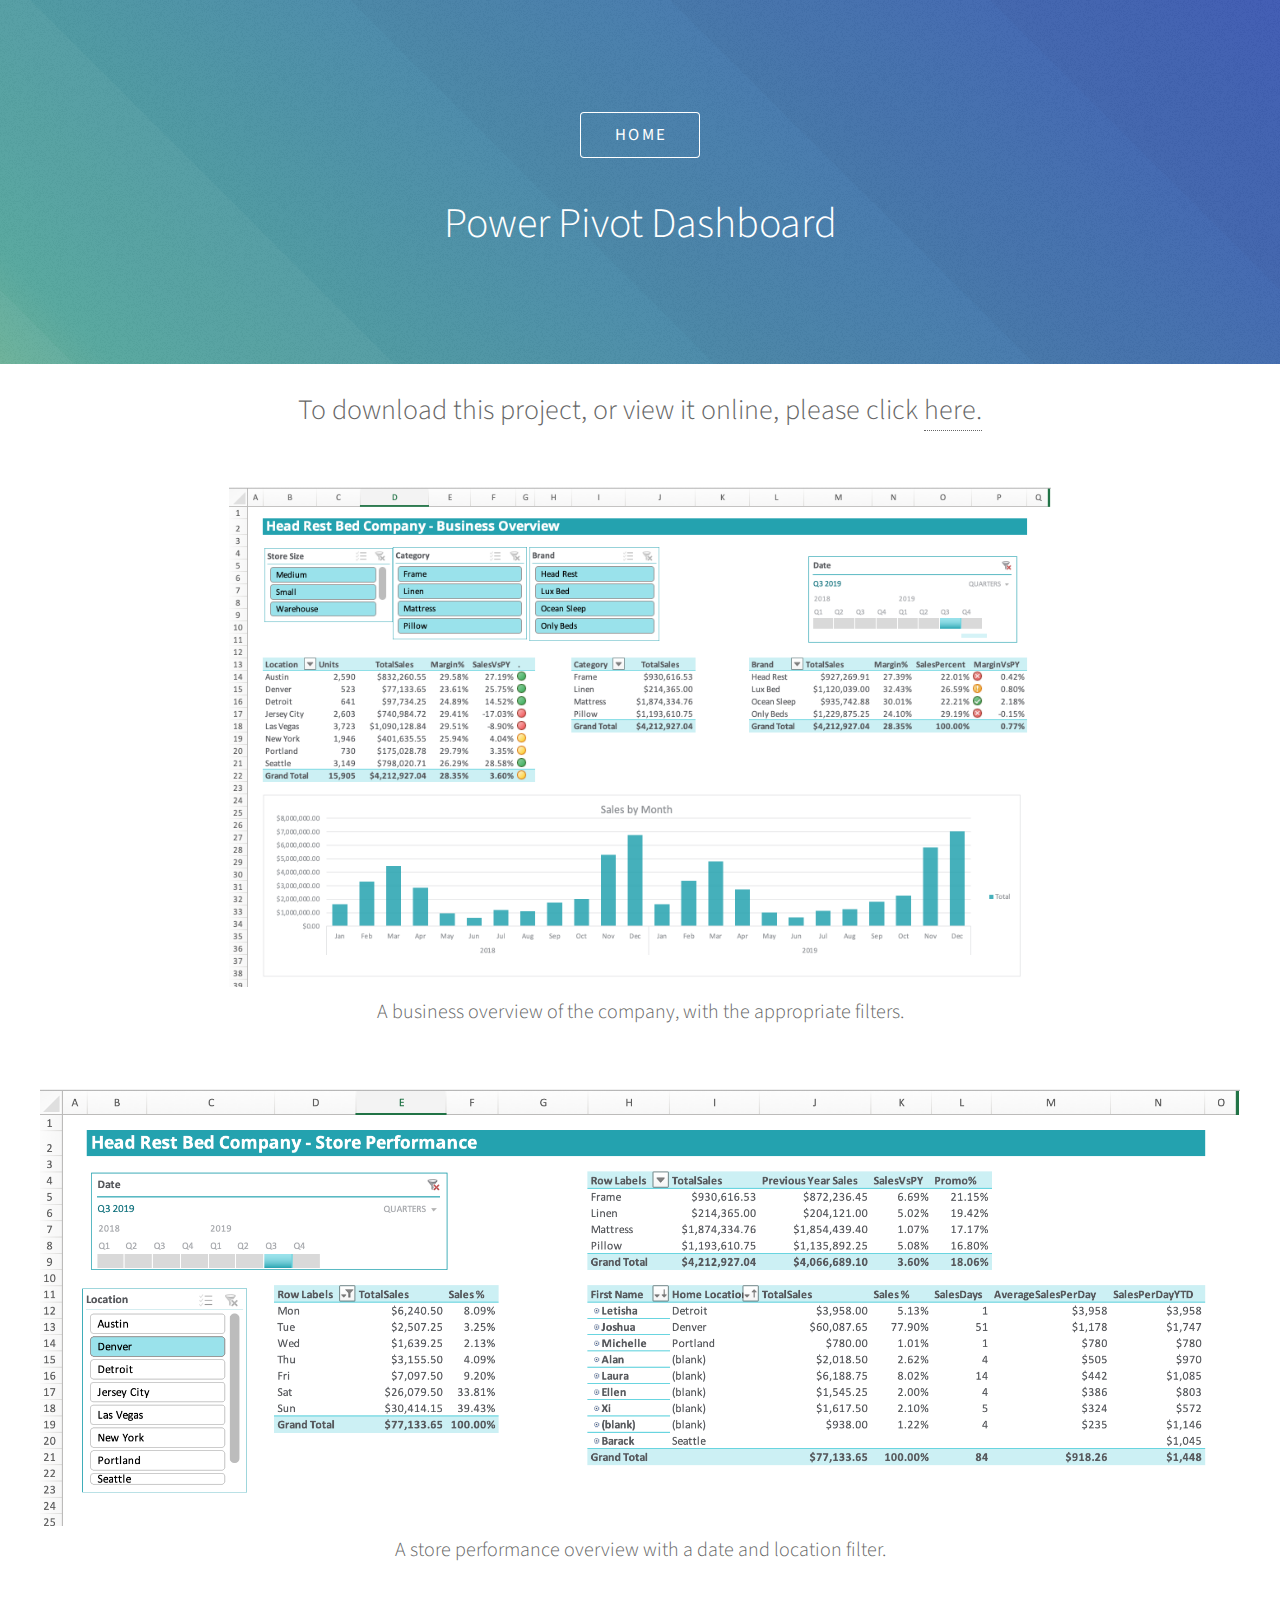
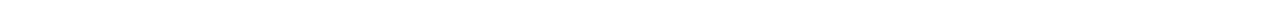
<file: Projects/Project website links/power-pivot.html>
<!DOCTYPE HTML>
<html>
	<head>
		<title>Power Pivot Project</title>
		<meta charset="utf-8" />
		<meta name="viewport" content="width=device-width, initial-scale=1, user-scalable=no" />
		<link rel="stylesheet" href="../../assets/css/main.css" />
		<noscript><link rel="stylesheet" href="../../assets/css/noscript.css" /></noscript>
		<style>
			body {
				margin: 0;
			}	
		</style>
	</head>

	<body class="is-preload">
		<!-- Wrapper -->
			<div id="wrapper">

				<!-- Header -->
					<header id="header">

					<div class="inner">
						<form>
							<input type="button" value="Home" onclick="history.back()">
						</form>
					</div>
					
						<div class="inner">

							<!-- Logo -->
							<div><h1>Power Pivot Dashboard</h1></div>
						
						</div>

					</header>
			<div>
			</br>
			</div>
				<!-- Main -->
				<div class="" style="margin: auto;">
					
					<div style="text-justify: center; text-align-last: center;">
						<p style="margin: 0px 30px 0px 30px; font-size: 28px;">
							To download this project, or view it online, please click <a target="_blank" href="https://1drv.ms/x/s!Avrc4uo6GtjlgXtY9myMs1gJOCQK?e=qRb1ra">here.</a>
					</br>
					</br>
					</br>
						</p>
					</div>

					<div style="text-justify: center; text-align-last: center;">
						<img src="../PowerPivot/pp2.png" style="max-height: 500px; max-width: 1200px; justify-self: center;">
					</div>

					<div style="text-justify: center; text-align-last: center;">
						<p style="margin: 0px 30px 30px 30px; font-size: 20px;">
							A business overview of the company, with the appropriate filters.
						</br>
						</br>
						</p>
					</div>

					<div style="text-justify: center; text-align-last: center;">
						<img src="../PowerPivot/pp1.png" style="max-height: 500px; max-width: 1200px; justify-self: center;">
					</div>
					<div style="text-justify: center; text-align-last: center;">
						<p style="margin: 0px 30px 30px 30px; font-size: 20px;">
							A store performance overview with a date and location filter.
						</br>
						</br>
						</p>
					</div>
				</div>

		<!-- Scripts -->
			<script src="../../assets/js/jquery.min.js"></script>
			<script src="../../assets/js/browser.min.js"></script>
			<script src="../../assets/js/breakpoints.min.js"></script>
			<script src="../../assets/js/util.js"></script>
			<script src="../../assets/js/main.js"></script>


	</body>

</html>
</file>
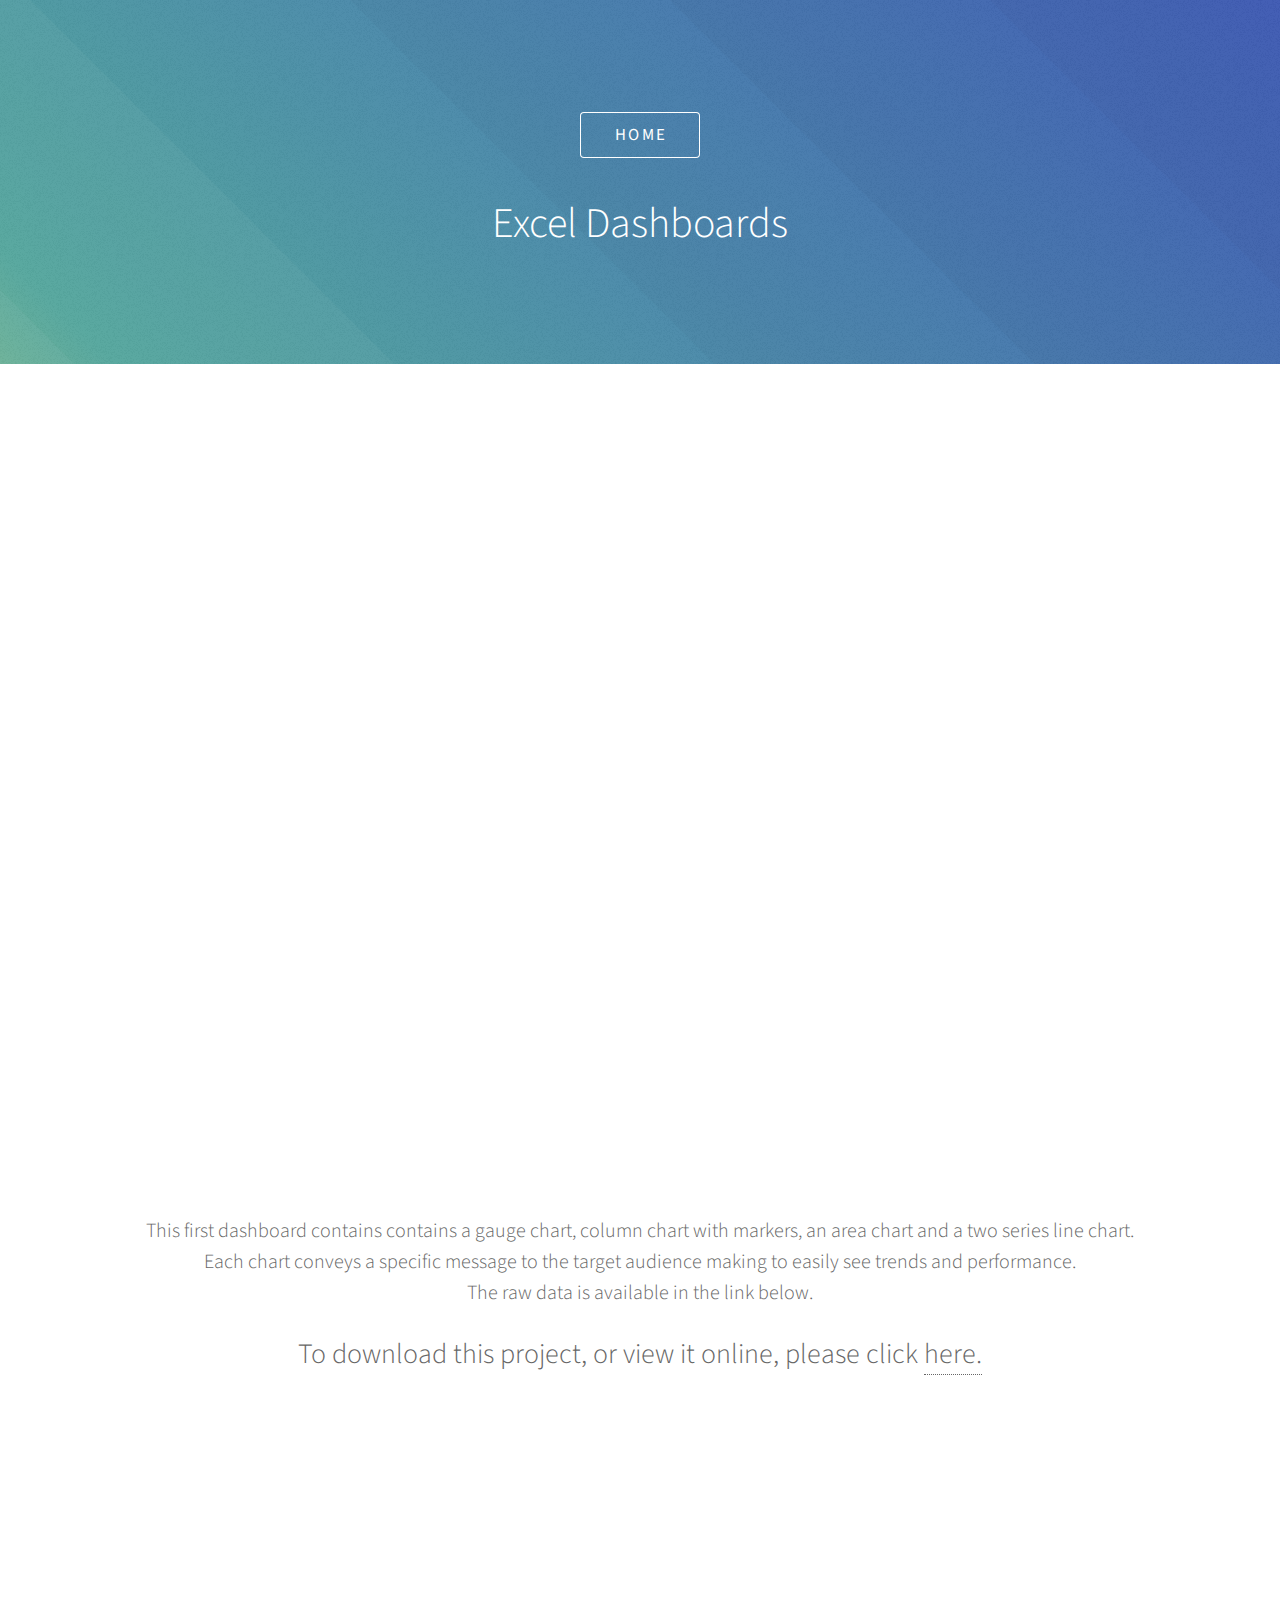
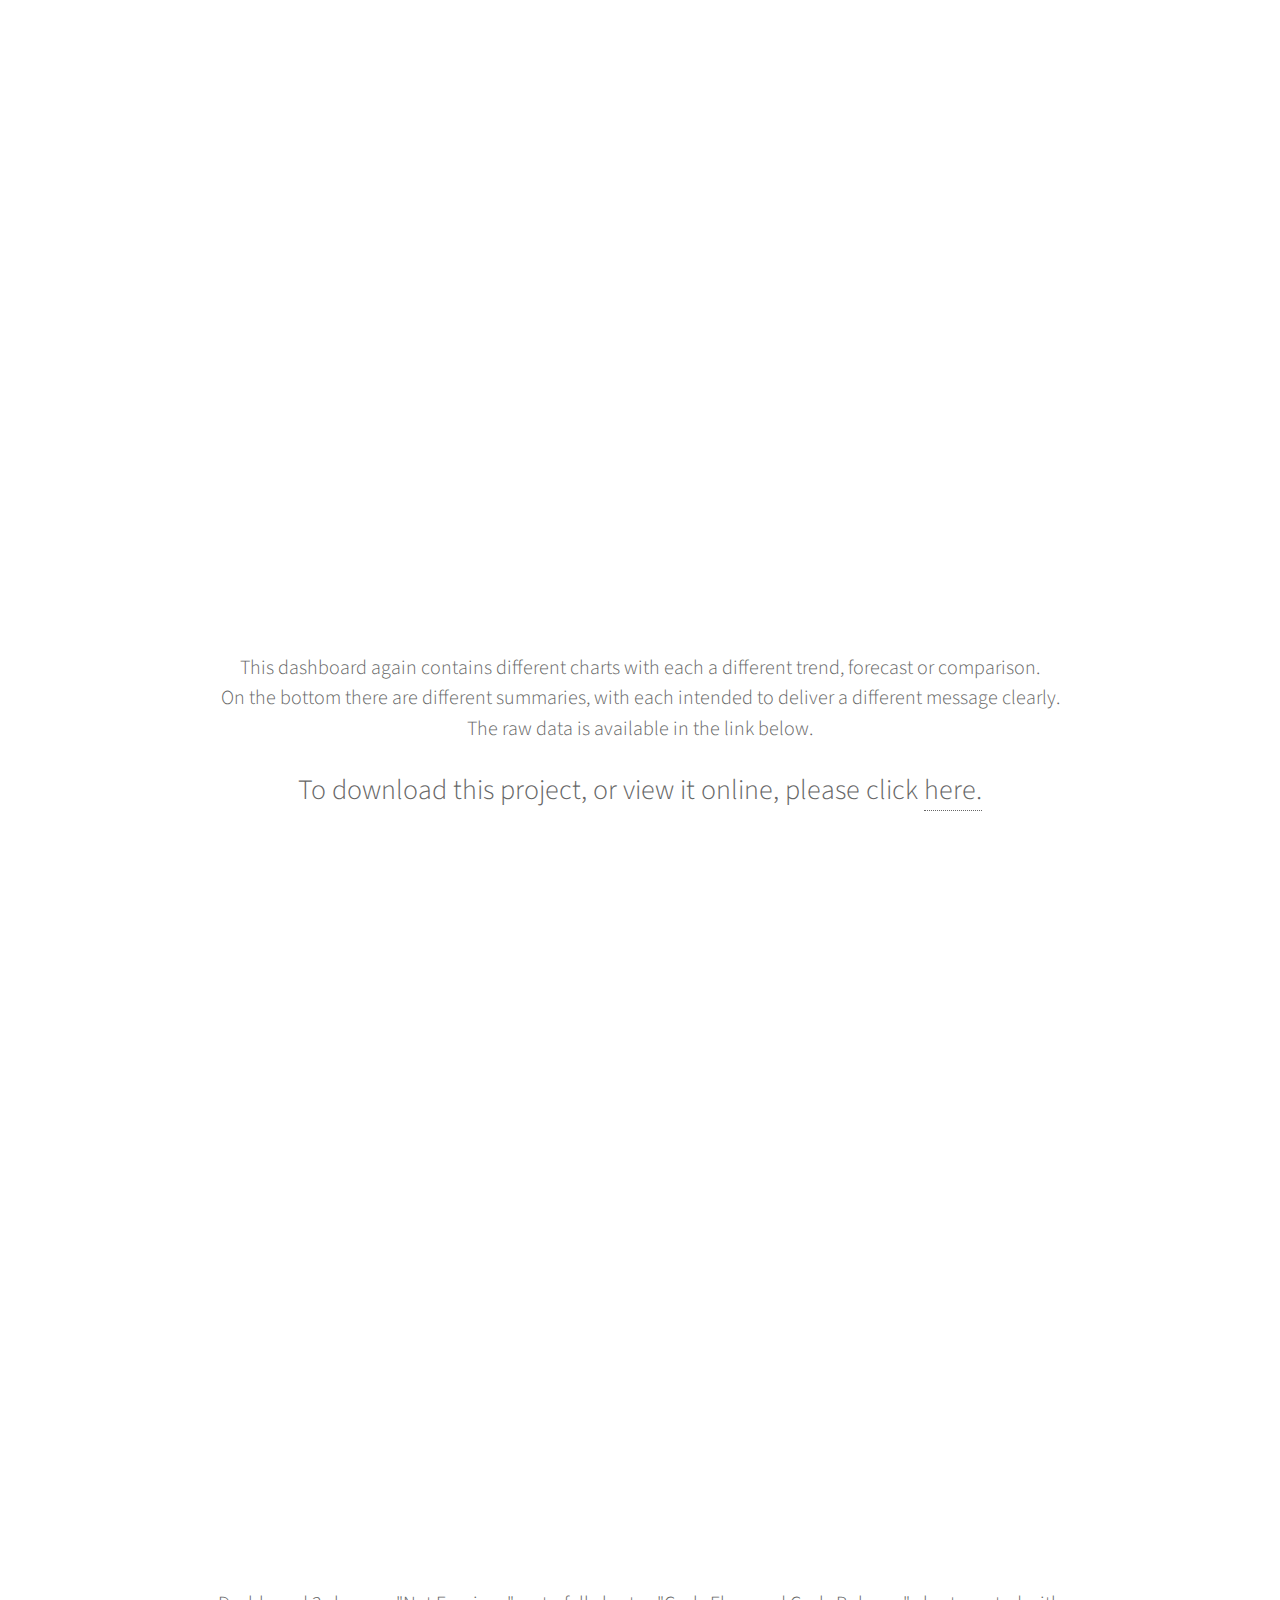
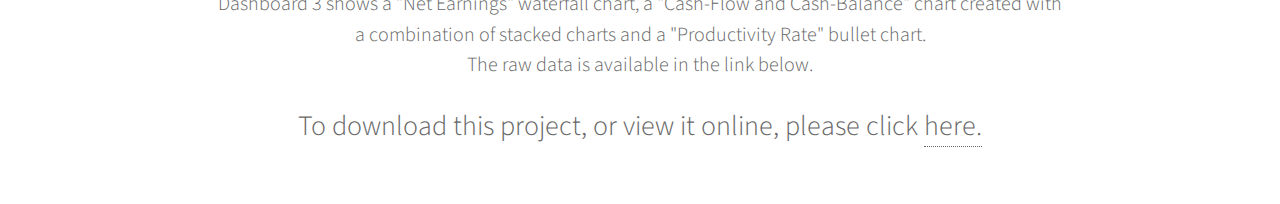
<file: Projects/Project-website-links/excel-dash.html>
<!DOCTYPE HTML>
<!--
	Phantom by HTML5 UP
	html5up.net | @ajlkn
	Free for personal and commercial use under the CCA 3.0 license (html5up.net/license)
-->
<html>
	<head>
		<title>Project Name</title>
		<meta charset="utf-8" />
		<meta name="viewport" content="width=device-width, initial-scale=1, user-scalable=no" />
		<link rel="stylesheet" href="/../../assets/css/main.css" />
		<noscript><link rel="stylesheet" href="/../../assets/css/noscript.css" /></noscript>
		<style>
			body {
				margin: 0;
			}	
		</style>
	</head>

	<body class="is-preload">
		<!-- Wrapper -->
			<div id="wrapper">

				<!-- Header -->
					<header id="header">

						<div class="inner">
							<form>
								<input type="button" value="Home" onclick="history.back()">
							</form>
						</div>
						
						<div class="inner">

							<!-- Logo -->
							<div><h1>Excel Dashboards</h1></div>

						</div>

					</header>
			<div>
			</br>
			</div>
				<!-- Main -->
				<div class="" style="margin: auto;">
					
					<!--Dashboard 1-->
					<div style="text-justify: center; text-align-last: center;">
						<iframe scrolling="no" style="overflow:hidden" src="/Projects/Dashboards/Dashboard1.pdf" height="750px" width="90%"></iframe>
					</div>
					
					<div style="text-justify: center; text-align-last: center;">
						<p style="margin: 0px 30px 30px 30px; font-size: 20px;">
					</br>
					</br>
						This first dashboard contains contains a gauge chart, column chart with markers, an area chart and a two series line chart. </br>
						Each chart conveys a specific message to the target audience making to easily see trends and performance. 
						</br>The raw data is available in the link below.
						</p>
					</div>

					<div style="text-justify: center; text-align-last: center;">
						<p style="margin: 0px 30px 0px 30px; font-size: 28px;">
							To download this project, or view it online, please click <a target="_blank" href="https://1drv.ms/x/s!Avrc4uo6GtjlgXAwR_MdRw6KaNct?e=ZWvWW9">here.</a>
					</br>
					</br>
					</br>
						</p>
					</div>

					<!--Dashboard 2-->
					<div style="text-justify: center; text-align-last: center;">
						<iframe scrolling="no" style="overflow:hidden" src="/Projects/Dashboards/Dashboard2.pdf" height="750px" width="90%"></iframe>
					</div>
					
					<div style="text-justify: center; text-align-last: center;">
						<p style="margin: 0px 30px 30px 30px; font-size: 20px;">
					</br>
					</br>
					This dashboard again contains different charts with each a different trend, forecast or comparison.  
					</br>On the bottom there are different summaries, with each intended to deliver a different message clearly.
					</br>The raw data is available in the link below.
					</p>
					</div>

					<div style="text-justify: center; text-align-last: center;">
						<p style="margin: 0px 30px 0px 30px; font-size: 28px;">
							To download this project, or view it online, please click <a target="_blank" href="https://1drv.ms/x/s!Avrc4uo6GtjlgW6QUlcmk6A-PZQc?e=63UH6R">here.</a>
					</br>
					</br>
					</br>
						</p>
					</div>

					<!--Dashboard 3-->
					<div style="text-justify: center; text-align-last: center;">
						<iframe scrolling="no" style="overflow:hidden" src="/Projects/Dashboards/Dashboard3.pdf" height="650px" width="90%"></iframe>
					</div>
					
					<div style="text-justify: center; text-align-last: center;">
						<p style="margin: 0px 30px 30px 30px; font-size: 20px;">
					</br>
					</br>
						Dashboard 3 shows a "Net Earnings" waterfall chart, a "Cash-Flow and Cash-Balance" chart created with </br> a combination of stacked charts and a "Productivity Rate" bullet chart.
						</br>The raw data is available in the link below.
						</p>
					</div>

					<div style="text-justify: center; text-align-last: center;">
						<p style="margin: 0px 30px 0px 30px; font-size: 28px;">
							To download this project, or view it online, please click <a target="_blank" href="https://1drv.ms/x/s!Avrc4uo6GtjlgW19jOjr_W8uDMFn?e=IfkG8U">here.</a>
					</br>
					</br>
					</br>
						</p>
					</div>

				</div>

		<!-- Scripts -->
			<script src="/../../assets/js/jquery.min.js"></script>
			<script src="/../../assets/js/browser.min.js"></script>
			<script src="/../../assets/js/breakpoints.min.js"></script>
			<script src="/../../assets/js/util.js"></script>
			<script src="/../../assets/js/main.js"></script>

	</body>

</html>
</file>
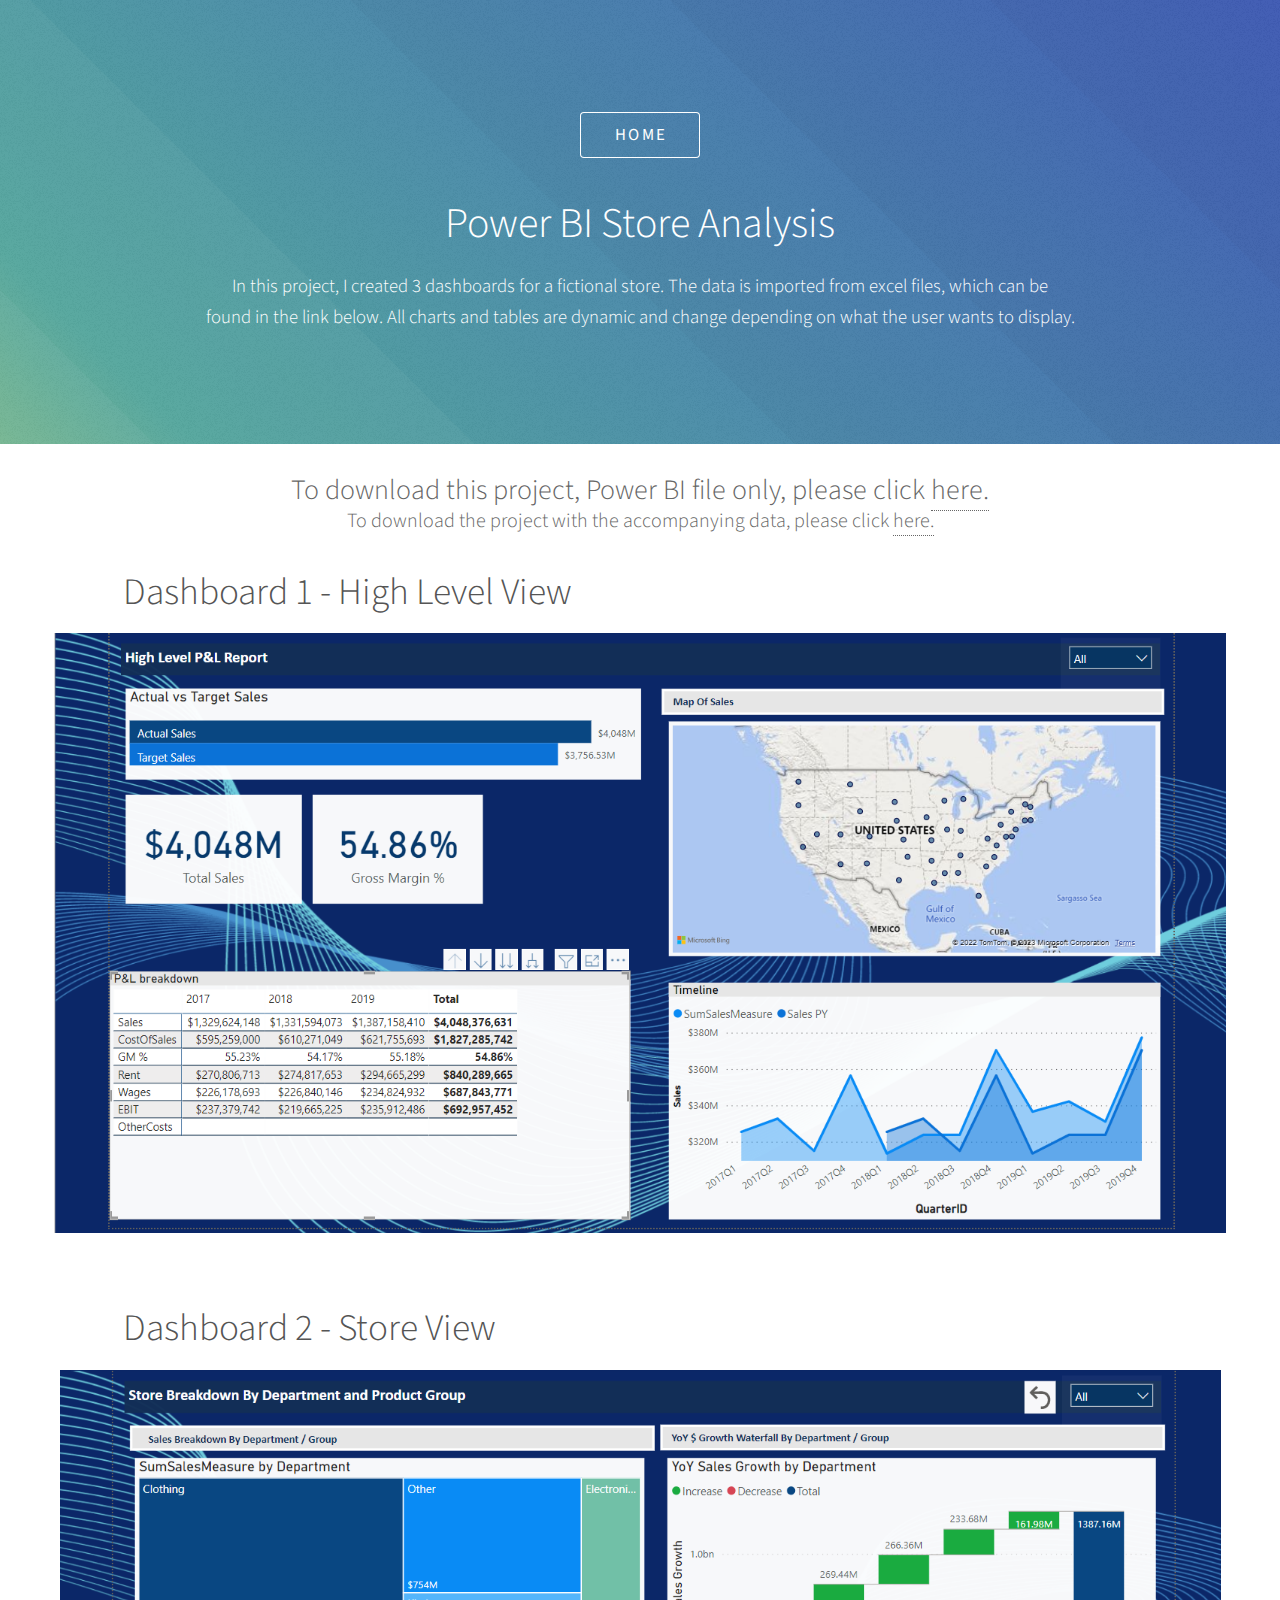
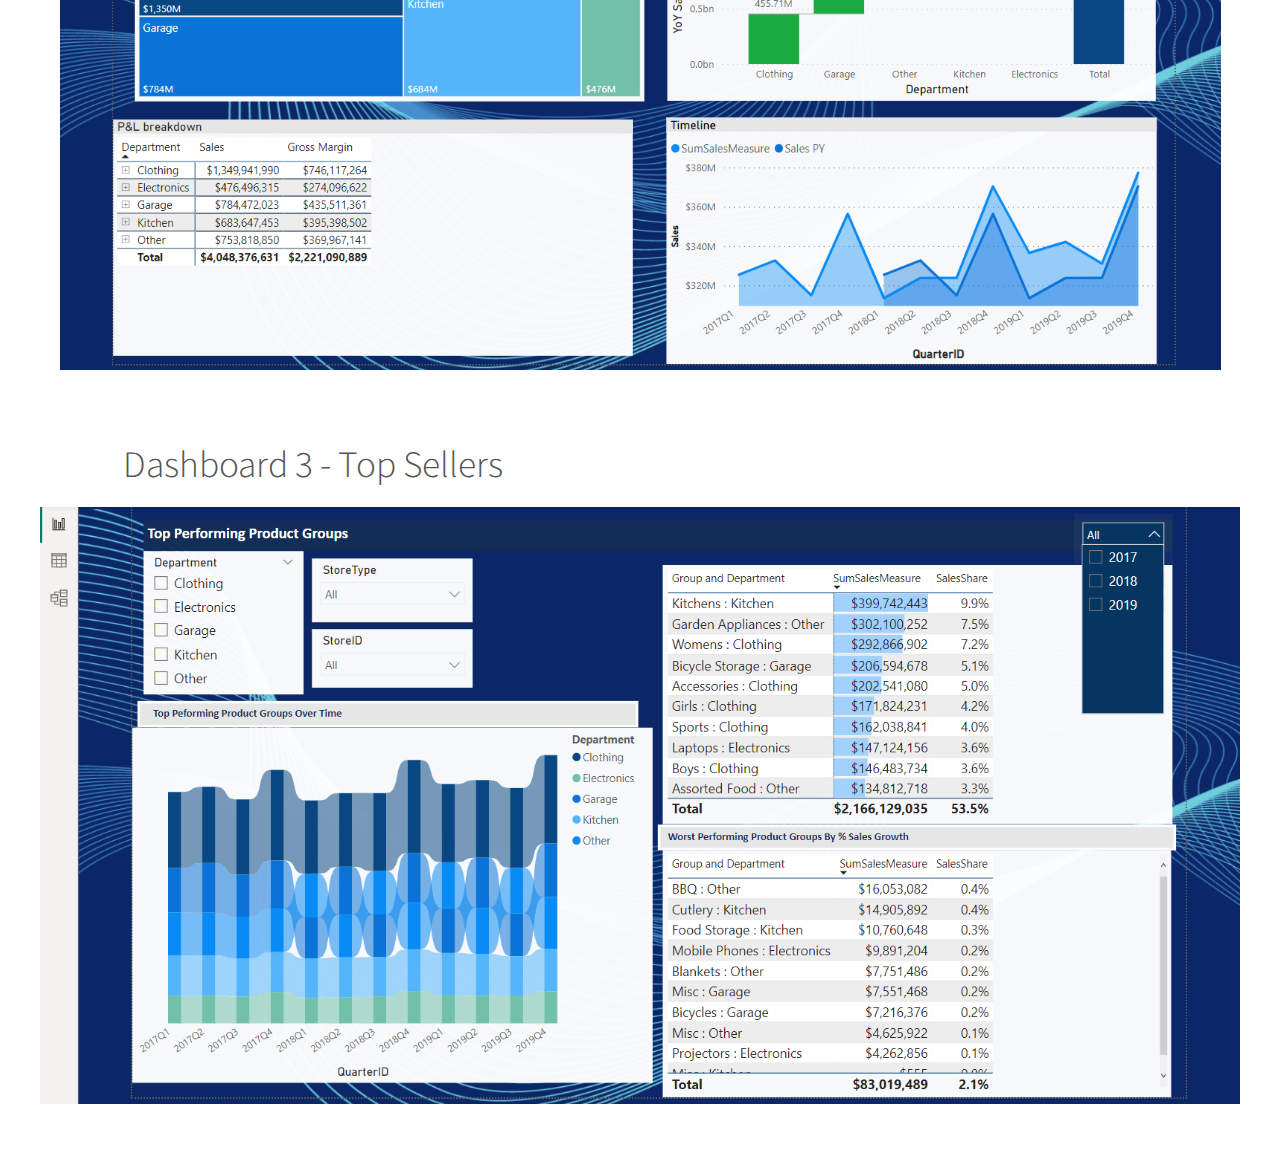
<file: Projects/Project-website-links/power-bi.html>
<!DOCTYPE HTML>
<html>
	<head>
		<title>Project Name</title>
		<meta charset="utf-8" />
		<meta name="viewport" content="width=device-width, initial-scale=1, user-scalable=no" />
		<link rel="stylesheet" href="/../../assets/css/main.css" />
		<noscript><link rel="stylesheet" href="/../../assets/css/noscript.css" /></noscript>
		<style>
			body {
				margin: 0;
			}	
		</style>
	</head>

	<body class="is-preload">
		<!-- Wrapper -->
			<div id="wrapper">

				<!-- Header -->
					<header id="header">

					<div class="inner">
						<form>
							<input type="button" value="Home" onclick="history.back()">
						</form>
					</div>

						<div class="inner">
							<!-- Logo -->
							<div><h1>Power BI Store Analysis</h1></div>
							<p style="color: white;">
								In this project, I created 3 dashboards for a fictional store. The data is imported from excel files,
								which can be </br> found in the link below. All charts and tables are dynamic and change depending on what the user
								wants to display.
							</p>

						</div>

					</header>
			<div>
			</br>
			</div>

				<!-- Main -->
				<div class="" style="margin: auto;">
					
					<div style="text-justify: center; text-align-last: center;">
						<p style="margin: 0px 30px 0px 30px; font-size: 28px;">
							To download this project, Power BI file only, please click <a target="_blank" href="https://1drv.ms/u/s!Avrc4uo6GtjlgXlLHmoE98sMFt3c?e=hT5f6b">here.</a>
					</br>
						</p>
						<p style="margin: 0px 30px 0px 30px; font-size: 20px;">
							To download the project with the accompanying data, please click <a target="_blank" href="https://1drv.ms/u/s!Avrc4uo6GtjlgXQpjwf1_eUYE0iy?e=97h1Vm">here.</a>
						</br>
						</br>
						</p>
					</div>

					<div>
						<div><h2 style="margin-left: 123px; margin-bottom: 15px;">Dashboard 1 - High Level View</h2></div>
					</div>
					<div style="text-justify: center; text-align-last: center;">
						<img src="/Projects/PowerBI/PBI1-1.png" style="max-height: 600px; max-width: 1200px; justify-self: center;">
					</div>

					</br>
					</br>

					<div>
						<div><h2 style="margin-left: 123px; margin-bottom: 15px;">Dashboard 2 - Store View</h2></div>
					</div>
					<div style="text-justify: center; text-align-last: center;">
						<img src="/Projects/PowerBI/PBI1-2.png" style="max-height: 600px; max-width: 1200px; justify-self: center;">
					</div>

					</br>
					</br>

					<div>
						<div><h2 style="margin-left: 123px; margin-bottom: 15px;">Dashboard 3 - Top Sellers</h2></div>
					</div>
					<div style="text-justify: center; text-align-last: center;">
						<img src="/Projects/PowerBI/PBI1-3.png" style="max-height: 600px; max-width: 1200px; justify-self: center;">
					</div>

				</br>
				</br>


				</div>

		<!-- Scripts -->
			<script src="/../../assets/js/jquery.min.js"></script>
			<script src="/../../assets/js/browser.min.js"></script>
			<script src="/../../assets/js/breakpoints.min.js"></script>
			<script src="/../../assets/js/util.js"></script>
			<script src="/../../assets/js/main.js"></script>


	</body>

</html>
</file>
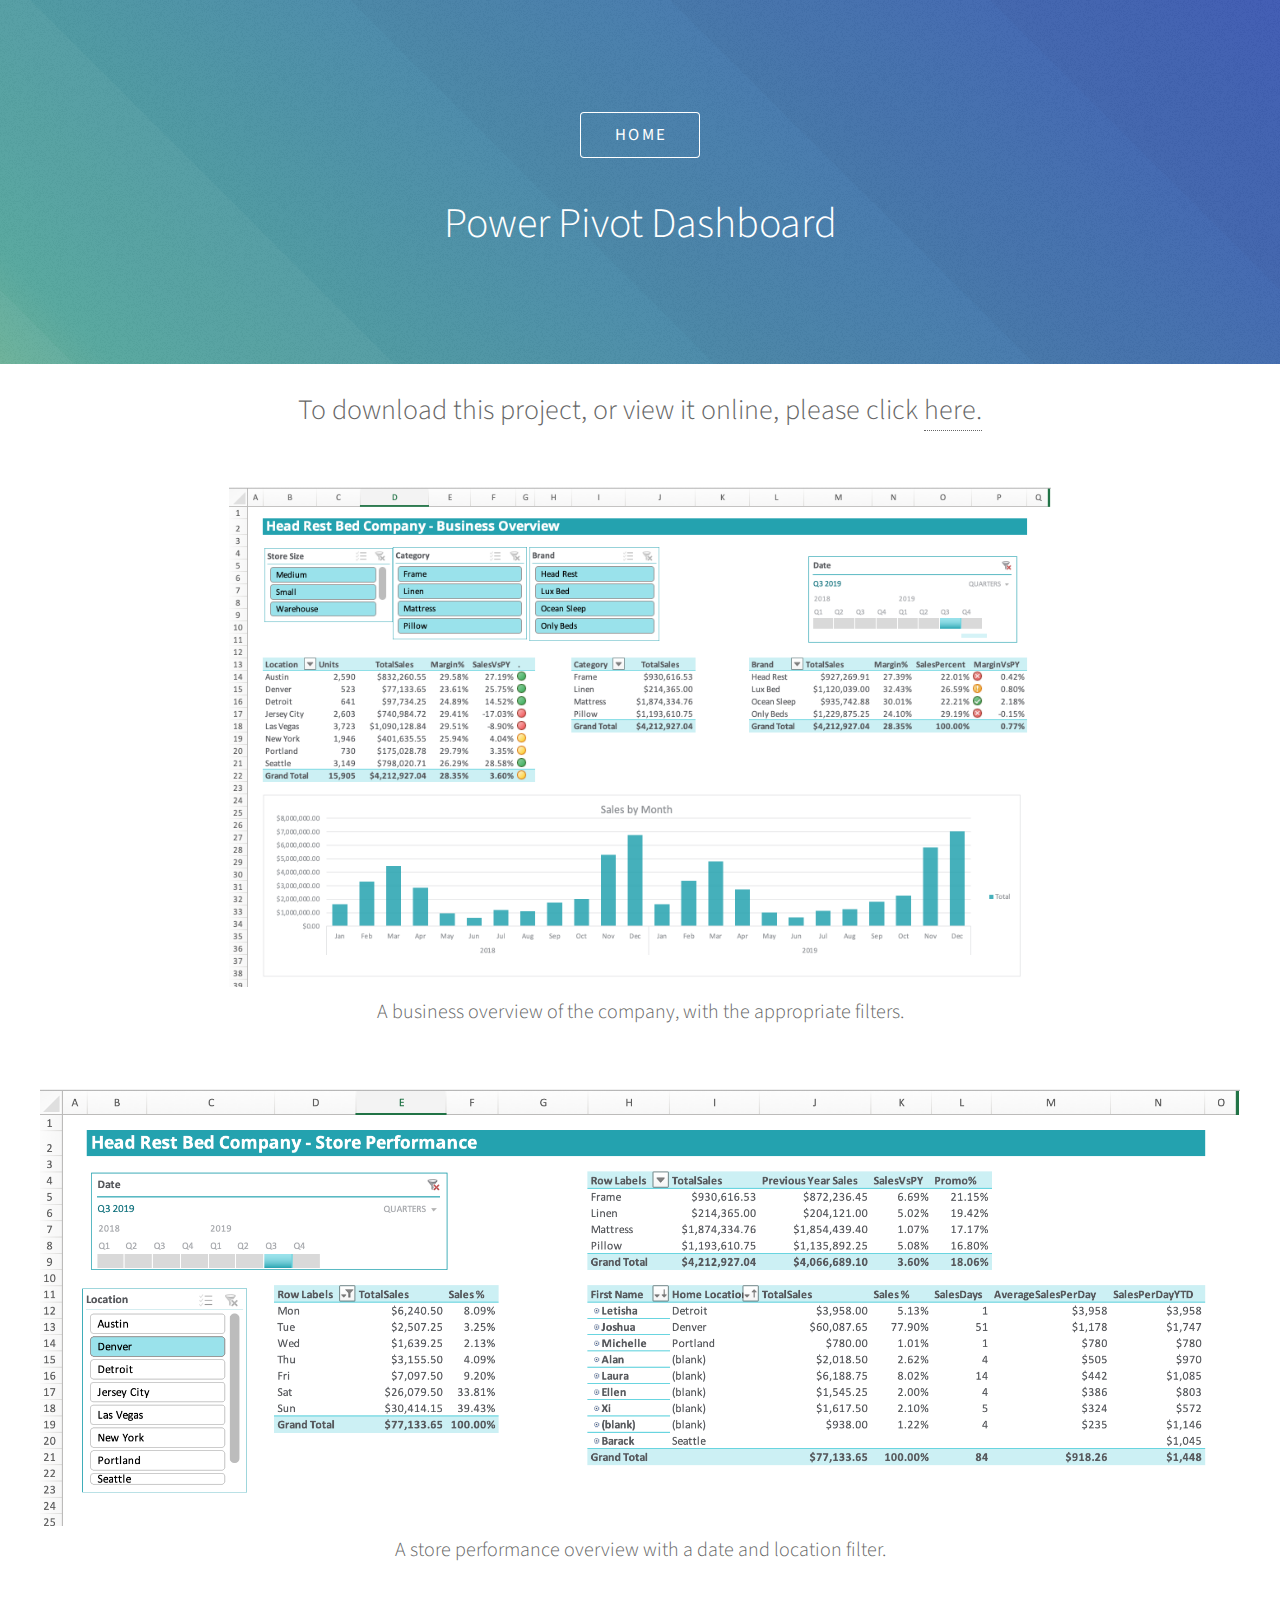
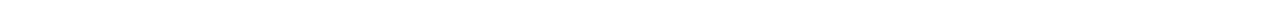
<file: Projects/Project-website-links/power-pivot.html>
<!DOCTYPE HTML>
<html>
	<head>
		<title>Power Pivot Project</title>
		<meta charset="utf-8" />
		<meta name="viewport" content="width=device-width, initial-scale=1, user-scalable=no" />
		<link rel="stylesheet" href="/assets/css/main.css" />
		<noscript><link rel="stylesheet" href="/assets/css/noscript.css" /></noscript>
		<style>
			body {
				margin: 0;
			}	
		</style>
	</head>

	<body class="is-preload">
		<!-- Wrapper -->
			<div id="wrapper">

				<!-- Header -->
					<header id="header">

					<div class="inner">
						<form>
							<input type="button" value="Home" onclick="history.back()">
						</form>
					</div>
					
						<div class="inner">

							<!-- Logo -->
							<div><h1>Power Pivot Dashboard</h1></div>
						
						</div>

					</header>
			<div>
			</br>
			</div>
				<!-- Main -->
				<div class="" style="margin: auto;">
					
					<div style="text-justify: center; text-align-last: center;">
						<p style="margin: 0px 30px 0px 30px; font-size: 28px;">
							To download this project, or view it online, please click <a target="_blank" href="https://1drv.ms/x/s!Avrc4uo6GtjlgXtY9myMs1gJOCQK?e=qRb1ra">here.</a>
					</br>
					</br>
					</br>
						</p>
					</div>

					<div style="text-justify: center; text-align-last: center;">
						<img src="/Projects/PowerPivot/pp2.png" style="max-height: 500px; max-width: 1200px; justify-self: center;">
					</div>

					<div style="text-justify: center; text-align-last: center;">
						<p style="margin: 0px 30px 30px 30px; font-size: 20px;">
							A business overview of the company, with the appropriate filters.
						</br>
						</br>
						</p>
					</div>

					<div style="text-justify: center; text-align-last: center;">
						<img src="/Projects/PowerPivot/pp1.png" style="max-height: 500px; max-width: 1200px; justify-self: center;">
					</div>
					<div style="text-justify: center; text-align-last: center;">
						<p style="margin: 0px 30px 30px 30px; font-size: 20px;">
							A store performance overview with a date and location filter.
						</br>
						</br>
						</p>
					</div>
				</div>

		<!-- Scripts -->
			<script src="/assets/js/jquery.min.js"></script>
			<script src="/assets/js/browser.min.js"></script>
			<script src="/assets/js/breakpoints.min.js"></script>
			<script src="/assets/js/util.js"></script>
			<script src="/assets/js/main.js"></script>


	</body>

</html>
</file>
<file: assets/css/noscript.css>
/*
	Photon by HTML5 UP
	html5up.net | @ajlkn
	Free for personal and commercial use under the CCA 3.0 license (html5up.net/license)
*/

/* Header */

	body.is-preload #header .inner {
		-moz-transform: none;
		-webkit-transform: none;
		-ms-transform: none;
		transform: none;
		opacity: 1;
	}

		body.is-preload #header .inner .actions {
			-moz-transform: none;
			-webkit-transform: none;
			-ms-transform: none;
			transform: none;
			opacity: 1;
		}

	body.is-preload #header:after {
		opacity: 0;
	}
</file>
<file: assets/css/main.css>
@import url("fontawesome-all.min.css");
@import url("https://fonts.googleapis.com/css?family=Source+Sans+Pro:300,300italic,400,400italic");

/*
	Photon by HTML5 UP
	html5up.net | @ajlkn
	Free for personal and commercial use under the CCA 3.0 license (html5up.net/license)
*/

html, body, div, span, applet, object,
iframe, h1, h2, h3, h4, h5, h6, p, blockquote,
pre, a, abbr, acronym, address, big, cite,
code, del, dfn, em, img, ins, kbd, q, s, samp,
small, strike, strong, sub, sup, tt, var, b,
u, i, center, dl, dt, dd, ol, ul, li, fieldset,
form, label, legend, table, caption, tbody,
tfoot, thead, tr, th, td, article, aside,
canvas, details, embed, figure, figcaption,
footer, header, hgroup, menu, nav, output, ruby,
section, summary, time, mark, audio, video {
	margin: 0;
	padding: 0;
	border: 0;
	font-size: 100%;
	font: inherit;
	vertical-align: baseline;}

article, aside, details, figcaption, figure,
footer, header, hgroup, menu, nav, section {
	display: block;}

body {
	line-height: 1;
}

ol, ul {
	list-style: none;
}

blockquote, q {
	quotes: none;
}

	blockquote:before, blockquote:after, q:before, q:after {
		content: '';
		content: none;
	}

table {
	border-collapse: collapse;
	border-spacing: 0;
}

body {
	-webkit-text-size-adjust: none;
}

mark {
	background-color: transparent;
	color: inherit;
}

input::-moz-focus-inner {
	border: 0;
	padding: 0;
}

input, select, textarea {
	-moz-appearance: none;
	-webkit-appearance: none;
	-ms-appearance: none;
	appearance: none;
}

/* Basic */

	html {
		box-sizing: border-box;
	}

	*, *:before, *:after {
		box-sizing: inherit;
	}

	body {
		background: #fff;
	}

		body.is-preload *, body.is-preload *:before, body.is-preload *:after {
			-moz-animation: none !important;
			-webkit-animation: none !important;
			-ms-animation: none !important;
			animation: none !important;
			-moz-transition: none !important;
			-webkit-transition: none !important;
			-ms-transition: none !important;
			transition: none !important;
		}

	body, input, select, textarea {
		color: #666;
		font-family: "Source Sans Pro", Helvetica, sans-serif;
		font-size: 16pt;
		font-weight: 300;
		line-height: 1.65em;
	}

	a {
		-moz-transition: color 0.2s ease-in-out, border-color 0.2s ease-in-out;
		-webkit-transition: color 0.2s ease-in-out, border-color 0.2s ease-in-out;
		-ms-transition: color 0.2s ease-in-out, border-color 0.2s ease-in-out;
		transition: color 0.2s ease-in-out, border-color 0.2s ease-in-out;
		border-bottom: dotted 1px #666;
		color: inherit;
		text-decoration: none;
	}

		a:hover {
			border-bottom-color: transparent !important;
			color: #6bd4c8;
		}

	strong, b {
		color: #555;
		font-weight: 400;
	}

	em, i {
		font-style: italic;
	}

	p {
		margin: 0 0 2em 0;
	}

	h1, h2, h3, h4, h5, h6 {
		color: #555;
		line-height: 1em;
		margin: 0 0 1em 0;
	}

		h1 a, h2 a, h3 a, h4 a, h5 a, h6 a {
			color: inherit;
			text-decoration: none;
		}

	h1 {
		font-size: 2.25em;
		line-height: 1.35em;
	}

	h2 {
		font-size: 2em;
		line-height: 1.35em;
	}

	h3 {
		font-size: 1.35em;
		line-height: 1.5em;
	}

	h4 {
		font-size: 1.25em;
		line-height: 1.5em;
	}

	h5 {
		font-size: 0.9em;
		line-height: 1.5em;
	}

	h6 {
		font-size: 0.7em;
		line-height: 1.5em;
	}

	sub {
		font-size: 0.8em;
		position: relative;
		top: 0.5em;
	}

	sup {
		font-size: 0.8em;
		position: relative;
		top: -0.5em;
	}

	hr {
		border: 0;
		border-bottom: solid 1px rgba(144, 144, 144, 0.5);
		margin: 2em 0;
	}

		hr.major {
			margin: 3em 0;
		}

	blockquote {
		border-left: solid 4px rgba(144, 144, 144, 0.5);
		font-style: italic;
		margin: 0 0 2em 0;
		padding: 0.5em 0 0.5em 2em;
	}

	code {
		background: rgba(144, 144, 144, 0.075);
		border-radius: 4px;
		border: solid 1px rgba(144, 144, 144, 0.5);
		font-family: "Courier New", monospace;
		font-size: 0.9em;
		margin: 0 0.25em;
		padding: 0.25em 0.65em;
	}

	pre {
		-webkit-overflow-scrolling: touch;
		font-family: "Courier New", monospace;
		font-size: 0.9em;
		margin: 0 0 2em 0;
	}

		pre code {
			display: block;
			line-height: 1.75em;
			padding: 1em 1.5em;
			overflow-x: auto;
		}

	.align-left {
		text-align: left;
	}

	.align-center {
		text-align: center;
	}

	.align-right {
		text-align: right;
	}

/* Container */

	.container {
		margin: 0 auto;
		max-width: calc(100% - 4em);
		width: 60em;
	}

		.container.xsmall {
			width: 15em;
		}

		.container.small {
			width: 30em;
		}

		.container.medium {
			width: 45em;
		}

		.container.large {
			width: 75em;
		}

		.container.xlarge {
			width: 90em;
		}

		.container.max {
			width: 100%;
		}

		@media screen and (max-width: 980px) {

			.container {
				max-width: 100% !important;
				width: 100% !important;
			}

		}

		@media screen and (max-width: 480px) {

			.container {
				max-width: calc(100% - 3em);
			}

		}

/* Row */

	.row {
		display: flex;
		flex-wrap: wrap;
		box-sizing: border-box;
		align-items: stretch;
	}

		.row > * {
			box-sizing: border-box;
		}

		.row.gtr-uniform > * > :last-child {
			margin-bottom: 0;
		}

		.row.aln-left {
			justify-content: flex-start;
		}

		.row.aln-center {
			justify-content: center;
		}

		.row.aln-right {
			justify-content: flex-end;
		}

		.row.aln-top {
			align-items: flex-start;
		}

		.row.aln-middle {
			align-items: center;
		}

		.row.aln-bottom {
			align-items: flex-end;
		}

		.row > .imp {
			order: -1;
		}

		.row > .col-1 {
			width: 8.33333%;
		}

		.row > .off-1 {
			margin-left: 8.33333%;
		}

		.row > .col-2 {
			width: 16.66667%;
		}

		.row > .off-2 {
			margin-left: 16.66667%;
		}

		.row > .col-3 {
			width: 25%;
		}

		.row > .off-3 {
			margin-left: 25%;
		}

		.row > .col-4 {
			width: 33.33333%;
		}

		.row > .off-4 {
			margin-left: 33.33333%;
		}

		.row > .col-5 {
			width: 41.66667%;
		}

		.row > .off-5 {
			margin-left: 41.66667%;
		}

		.row > .col-6 {
			width: 50%;
		}

		.row > .off-6 {
			margin-left: 50%;
		}

		.row > .col-7 {
			width: 58.33333%;
		}

		.row > .off-7 {
			margin-left: 58.33333%;
		}

		.row > .col-8 {
			width: 66.66667%;
		}

		.row > .off-8 {
			margin-left: 66.66667%;
		}

		.row > .col-9 {
			width: 75%;
		}

		.row > .off-9 {
			margin-left: 75%;
		}

		.row > .col-10 {
			width: 83.33333%;
		}

		.row > .off-10 {
			margin-left: 83.33333%;
		}

		.row > .col-11 {
			width: 91.66667%;
		}

		.row > .off-11 {
			margin-left: 91.66667%;
		}

		.row > .col-12 {
			width: 100%;
			justify-content:end;
		}

		.row > .off-12 {
			margin-left: 100%;
		}

		.row.gtr-0 {
			margin-top: 0;
			margin-left: 0em;
		}

			.row.gtr-0 > * {
				padding: 0 0 0 0em;
			}

			.row.gtr-0.gtr-uniform {
				margin-top: 0em;
			}

				.row.gtr-0.gtr-uniform > * {
					padding-top: 0em;
				}

		.row.gtr-25 {
			margin-top: 0;
			margin-left: -0.5em;
		}

			.row.gtr-25 > * {
				padding: 0 0 0 0.5em;
			}

			.row.gtr-25.gtr-uniform {
				margin-top: -0.5em;
			}

				.row.gtr-25.gtr-uniform > * {
					padding-top: 0.5em;
				}

		.row.gtr-50 {
			margin-top: 0;
			margin-left: -1em;
		}

			.row.gtr-50 > * {
				padding: 0 0 0 1em;
			}

			.row.gtr-50.gtr-uniform {
				margin-top: -1em;
			}

				.row.gtr-50.gtr-uniform > * {
					padding-top: 1em;
				}

		.row {
			margin-top: 0;
			margin-left: -2em;
		}

			.row > * {
				padding: 0 0 0 2em;
			}

			.row.gtr-uniform {
				margin-top: -2em;
			}

				.row.gtr-uniform > * {
					padding-top: 2em;
				}

		.row.gtr-150 {
			margin-top: 0;
			margin-left: -3em;
		}

			.row.gtr-150 > * {
				padding: 0 0 0 3em;
			}

			.row.gtr-150.gtr-uniform {
				margin-top: -3em;
			}

				.row.gtr-150.gtr-uniform > * {
					padding-top: 3em;
				}

		.row.gtr-200 {
			margin-top: 0;
			margin-left: -4em;
		}

			.row.gtr-200 > * {
				padding: 0 0 0 4em;
			}

			.row.gtr-200.gtr-uniform {
				margin-top: -4em;
			}

				.row.gtr-200.gtr-uniform > * {
					padding-top: 4em;
				}

		@media screen and (max-width: 1680px) {

			.row {
				display: flex;
				flex-wrap: wrap;
				box-sizing: border-box;
				align-items: stretch;
			}

				.row > * {
					box-sizing: border-box;
				}

				.row.gtr-uniform > * > :last-child {
					margin-bottom: 0;
				}

				.row.aln-left {
					justify-content: flex-start;
				}

				.row.aln-center {
					justify-content: center;
				}

				.row.aln-right {
					justify-content: flex-end;
				}

				.row.aln-top {
					align-items: flex-start;
				}

				.row.aln-middle {
					align-items: center;
				}

				.row.aln-bottom {
					align-items: flex-end;
				}

				.row > .imp-xlarge {
					order: -1;
				}

				.row > .col-1-xlarge {
					width: 8.33333%;
				}

				.row > .off-1-xlarge {
					margin-left: 8.33333%;
				}

				.row > .col-2-xlarge {
					width: 16.66667%;
				}

				.row > .off-2-xlarge {
					margin-left: 16.66667%;
				}

				.row > .col-3-xlarge {
					width: 25%;
				}

				.row > .off-3-xlarge {
					margin-left: 25%;
				}

				.row > .col-4-xlarge {
					width: 33.33333%;
				}

				.row > .off-4-xlarge {
					margin-left: 33.33333%;
				}

				.row > .col-5-xlarge {
					width: 41.66667%;
				}

				.row > .off-5-xlarge {
					margin-left: 41.66667%;
				}

				.row > .col-6-xlarge {
					width: 50%;
				}

				.row > .off-6-xlarge {
					margin-left: 50%;
				}

				.row > .col-7-xlarge {
					width: 58.33333%;
				}

				.row > .off-7-xlarge {
					margin-left: 58.33333%;
				}

				.row > .col-8-xlarge {
					width: 66.66667%;
				}

				.row > .off-8-xlarge {
					margin-left: 66.66667%;
				}

				.row > .col-9-xlarge {
					width: 75%;
				}

				.row > .off-9-xlarge {
					margin-left: 75%;
				}

				.row > .col-10-xlarge {
					width: 83.33333%;
				}

				.row > .off-10-xlarge {
					margin-left: 83.33333%;
				}

				.row > .col-11-xlarge {
					width: 91.66667%;
				}

				.row > .off-11-xlarge {
					margin-left: 91.66667%;
				}

				.row > .col-12-xlarge {
					width: 100%;
				}

				.row > .off-12-xlarge {
					margin-left: 100%;
				}

				.row.gtr-0 {
					margin-top: 0;
					margin-left: 0em;
				}

					.row.gtr-0 > * {
						padding: 0 0 0 0em;
					}

					.row.gtr-0.gtr-uniform {
						margin-top: 0em;
					}

						.row.gtr-0.gtr-uniform > * {
							padding-top: 0em;
						}

				.row.gtr-25 {
					margin-top: 0;
					margin-left: -0.5em;
				}

					.row.gtr-25 > * {
						padding: 0 0 0 0.5em;
					}

					.row.gtr-25.gtr-uniform {
						margin-top: -0.5em;
					}

						.row.gtr-25.gtr-uniform > * {
							padding-top: 0.5em;
						}

				.row.gtr-50 {
					margin-top: 0;
					margin-left: -1em;
				}

					.row.gtr-50 > * {
						padding: 0 0 0 1em;
					}

					.row.gtr-50.gtr-uniform {
						margin-top: -1em;
					}

						.row.gtr-50.gtr-uniform > * {
							padding-top: 1em;
						}

				.row {
					margin-top: 0;
					margin-left: -2em;
				}

					.row > * {
						padding: 0 0 0 2em;
					}

					.row.gtr-uniform {
						margin-top: -2em;
					}

						.row.gtr-uniform > * {
							padding-top: 2em;
						}

				.row.gtr-150 {
					margin-top: 0;
					margin-left: -3em;
				}

					.row.gtr-150 > * {
						padding: 0 0 0 3em;
					}

					.row.gtr-150.gtr-uniform {
						margin-top: -3em;
					}

						.row.gtr-150.gtr-uniform > * {
							padding-top: 3em;
						}

				.row.gtr-200 {
					margin-top: 0;
					margin-left: -4em;
				}

					.row.gtr-200 > * {
						padding: 0 0 0 4em;
					}

					.row.gtr-200.gtr-uniform {
						margin-top: -4em;
					}

						.row.gtr-200.gtr-uniform > * {
							padding-top: 4em;
						}

		}

		@media screen and (max-width: 1140px) {

			.row {
				display: flex;
				flex-wrap: wrap;
				box-sizing: border-box;
				align-items: stretch;
			}

				.row > * {
					box-sizing: border-box;
				}

				.row.gtr-uniform > * > :last-child {
					margin-bottom: 0;
				}

				.row.aln-left {
					justify-content: flex-start;
				}

				.row.aln-center {
					justify-content: center;
				}

				.row.aln-right {
					justify-content: flex-end;
				}

				.row.aln-top {
					align-items: flex-start;
				}

				.row.aln-middle {
					align-items: center;
				}

				.row.aln-bottom {
					align-items: flex-end;
				}

				.row > .imp-large {
					order: -1;
				}

				.row > .col-1-large {
					width: 8.33333%;
				}

				.row > .off-1-large {
					margin-left: 8.33333%;
				}

				.row > .col-2-large {
					width: 16.66667%;
				}

				.row > .off-2-large {
					margin-left: 16.66667%;
				}

				.row > .col-3-large {
					width: 25%;
				}

				.row > .off-3-large {
					margin-left: 25%;
				}

				.row > .col-4-large {
					width: 33.33333%;
				}

				.row > .off-4-large {
					margin-left: 33.33333%;
				}

				.row > .col-5-large {
					width: 41.66667%;
				}

				.row > .off-5-large {
					margin-left: 41.66667%;
				}

				.row > .col-6-large {
					width: 50%;
				}

				.row > .off-6-large {
					margin-left: 50%;
				}

				.row > .col-7-large {
					width: 58.33333%;
				}

				.row > .off-7-large {
					margin-left: 58.33333%;
				}

				.row > .col-8-large {
					width: 66.66667%;
				}

				.row > .off-8-large {
					margin-left: 66.66667%;
				}

				.row > .col-9-large {
					width: 75%;
				}

				.row > .off-9-large {
					margin-left: 75%;
				}

				.row > .col-10-large {
					width: 83.33333%;
				}

				.row > .off-10-large {
					margin-left: 83.33333%;
				}

				.row > .col-11-large {
					width: 91.66667%;
				}

				.row > .off-11-large {
					margin-left: 91.66667%;
				}

				.row > .col-12-large {
					width: 100%;
				}

				.row > .off-12-large {
					margin-left: 100%;
				}

				.row.gtr-0 {
					margin-top: 0;
					margin-left: 0em;
				}

					.row.gtr-0 > * {
						padding: 0 0 0 0em;
					}

					.row.gtr-0.gtr-uniform {
						margin-top: 0em;
					}

						.row.gtr-0.gtr-uniform > * {
							padding-top: 0em;
						}

				.row.gtr-25 {
					margin-top: 0;
					margin-left: -0.5em;
				}

					.row.gtr-25 > * {
						padding: 0 0 0 0.5em;
					}

					.row.gtr-25.gtr-uniform {
						margin-top: -0.5em;
					}

						.row.gtr-25.gtr-uniform > * {
							padding-top: 0.5em;
						}

				.row.gtr-50 {
					margin-top: 0;
					margin-left: -1em;
				}

					.row.gtr-50 > * {
						padding: 0 0 0 1em;
					}

					.row.gtr-50.gtr-uniform {
						margin-top: -1em;
					}

						.row.gtr-50.gtr-uniform > * {
							padding-top: 1em;
						}

				.row {
					margin-top: 0;
					margin-left: -2em;
				}

					.row > * {
						padding: 0 0 0 2em;
					}

					.row.gtr-uniform {
						margin-top: -2em;
					}

						.row.gtr-uniform > * {
							padding-top: 2em;
						}

				.row.gtr-150 {
					margin-top: 0;
					margin-left: -3em;
				}

					.row.gtr-150 > * {
						padding: 0 0 0 3em;
					}

					.row.gtr-150.gtr-uniform {
						margin-top: -3em;
					}

						.row.gtr-150.gtr-uniform > * {
							padding-top: 3em;
						}

				.row.gtr-200 {
					margin-top: 0;
					margin-left: -4em;
				}

					.row.gtr-200 > * {
						padding: 0 0 0 4em;
					}

					.row.gtr-200.gtr-uniform {
						margin-top: -4em;
					}

						.row.gtr-200.gtr-uniform > * {
							padding-top: 4em;
						}

		}

		@media screen and (max-width: 980px) {

			.row {
				display: flex;
				flex-wrap: wrap;
				box-sizing: border-box;
				align-items: stretch;
			}

				.row > * {
					box-sizing: border-box;
				}

				.row.gtr-uniform > * > :last-child {
					margin-bottom: 0;
				}

				.row.aln-left {
					justify-content: flex-start;
				}

				.row.aln-center {
					justify-content: center;
				}

				.row.aln-right {
					justify-content: flex-end;
				}

				.row.aln-top {
					align-items: flex-start;
				}

				.row.aln-middle {
					align-items: center;
				}

				.row.aln-bottom {
					align-items: flex-end;
				}

				.row > .imp-medium {
					order: -1;
					
				}

				.row > .col-1-medium {
					width: 8.33333%;
				}

				.row > .off-1-medium {
					margin-left: 8.33333%;
				}

				.row > .col-2-medium {
					width: 16.66667%;
				}

				.row > .off-2-medium {
					margin-left: 16.66667%;
				}

				.row > .col-3-medium {
					width: 25%;
				}

				.row > .off-3-medium {
					margin-left: 25%;
				}

				.row > .col-4-medium {
					width: 33.33333%;
				}

				.row > .off-4-medium {
					margin-left: 33.33333%;
				}

				.row > .col-5-medium {
					width: 41.66667%;
				}

				.row > .off-5-medium {
					margin-left: 41.66667%;
				}

				.row > .col-6-medium {
					width: 50%;
				}

				.row > .off-6-medium {
					margin-left: 50%;
				}

				.row > .col-7-medium {
					width: 58.33333%;
				}

				.row > .off-7-medium {
					margin-left: 58.33333%;
				}

				.row > .col-8-medium {
					width: 66.66667%;
				}

				.row > .off-8-medium {
					margin-left: 66.66667%;
				}

				.row > .col-9-medium {
					width: 75%;
				}

				.row > .off-9-medium {
					margin-left: 75%;
				}

				.row > .col-10-medium {
					width: 83.33333%;
				}

				.row > .off-10-medium {
					margin-left: 83.33333%;
				}

				.row > .col-11-medium {
					width: 91.66667%;
				}

				.row > .off-11-medium {
					margin-left: 91.66667%;
				}

				.row > .col-12-medium {
					width: 100%;
				
				}

				.row > .off-12-medium {
					margin-left: 100%;
				}

				.row.gtr-0 {
					margin-top: 0;
					margin-left: 0em;
				}

					.row.gtr-0 > * {
						padding: 0 0 0 0em;
					}

					.row.gtr-0.gtr-uniform {
						margin-top: 0em;
					}

						.row.gtr-0.gtr-uniform > * {
							padding-top: 0em;
						}

				.row.gtr-25 {
					margin-top: 0;
					margin-left: -0.5em;
				}

					.row.gtr-25 > * {
						padding: 0 0 0 0.5em;
					}

					.row.gtr-25.gtr-uniform {
						margin-top: -0.5em;
					}

						.row.gtr-25.gtr-uniform > * {
							padding-top: 0.5em;
						}

				.row.gtr-50 {
					margin-top: 0;
					margin-left: -1em;
				}

					.row.gtr-50 > * {
						padding: 0 0 0 1em;
					}

					.row.gtr-50.gtr-uniform {
						margin-top: -1em;
					}

						.row.gtr-50.gtr-uniform > * {
							padding-top: 1em;
						}

				.row {
					margin-top: 0;
					margin-left: -2em;
				}

					.row > * {
						padding: 0 0 0 2em;
					}

					.row.gtr-uniform {
						margin-top: -2em;
					}

						.row.gtr-uniform > * {
							padding-top: 2em;
						}

				.row.gtr-150 {
					margin-top: 0;
					margin-left: -3em;
				}

					.row.gtr-150 > * {
						padding: 0 0 0 3em;
					}

					.row.gtr-150.gtr-uniform {
						margin-top: -3em;
					}

						.row.gtr-150.gtr-uniform > * {
							padding-top: 3em;
						}

				.row.gtr-200 {
					margin-top: 0;
					margin-left: -4em;
				}

					.row.gtr-200 > * {
						padding: 0 0 0 4em;
					}

					.row.gtr-200.gtr-uniform {
						margin-top: -4em;
					}

						.row.gtr-200.gtr-uniform > * {
							padding-top: 4em;
						}

		}

		@media screen and (max-width: 736px) {

			.row {
				display: flex;
				flex-wrap: wrap;
				box-sizing: border-box;
				align-items: stretch;
			}

				.row > * {
					box-sizing: border-box;
				}

				.row.gtr-uniform > * > :last-child {
					margin-bottom: 0;
				}

				.row.aln-left {
					justify-content: flex-start;
				}

				.row.aln-center {
					justify-content: center;
				}

				.row.aln-right {
					justify-content: flex-end;
				}

				.row.aln-top {
					align-items: flex-start;
				}

				.row.aln-middle {
					align-items: center;
				}

				.row.aln-bottom {
					align-items: flex-end;
				}

				.row > .imp-small {
					order: -1;
				}

				.row > .col-1-small {
					width: 8.33333%;
				}

				.row > .off-1-small {
					margin-left: 8.33333%;
				}

				.row > .col-2-small {
					width: 16.66667%;
				}

				.row > .off-2-small {
					margin-left: 16.66667%;
				}

				.row > .col-3-small {
					width: 25%;
				}

				.row > .off-3-small {
					margin-left: 25%;
				}

				.row > .col-4-small {
					width: 33.33333%;
				}

				.row > .off-4-small {
					margin-left: 33.33333%;
				}

				.row > .col-5-small {
					width: 41.66667%;
				}

				.row > .off-5-small {
					margin-left: 41.66667%;
				}

				.row > .col-6-small {
					width: 50%;
				}

				.row > .off-6-small {
					margin-left: 50%;
				}

				.row > .col-7-small {
					width: 58.33333%;
				}

				.row > .off-7-small {
					margin-left: 58.33333%;
				}

				.row > .col-8-small {
					width: 66.66667%;
				}

				.row > .off-8-small {
					margin-left: 66.66667%;
				}

				.row > .col-9-small {
					width: 75%;
				}

				.row > .off-9-small {
					margin-left: 75%;
				}

				.row > .col-10-small {
					width: 83.33333%;
				}

				.row > .off-10-small {
					margin-left: 83.33333%;
				}

				.row > .col-11-small {
					width: 91.66667%;
				}

				.row > .off-11-small {
					margin-left: 91.66667%;
				}

				.row > .col-12-small {
					width: 100%;
				}

				.row > .off-12-small {
					margin-left: 100%;
				}

				.row.gtr-0 {
					margin-top: 0;
					margin-left: 0em;
				}

					.row.gtr-0 > * {
						padding: 0 0 0 0em;
					}

					.row.gtr-0.gtr-uniform {
						margin-top: 0em;
					}

						.row.gtr-0.gtr-uniform > * {
							padding-top: 0em;
						}

				.row.gtr-25 {
					margin-top: 0;
					margin-left: -0.5em;
				}

					.row.gtr-25 > * {
						padding: 0 0 0 0.5em;
					}

					.row.gtr-25.gtr-uniform {
						margin-top: -0.5em;
					}

						.row.gtr-25.gtr-uniform > * {
							padding-top: 0.5em;
						}

				.row.gtr-50 {
					margin-top: 0;
					margin-left: -1em;
				}

					.row.gtr-50 > * {
						padding: 0 0 0 1em;
					}

					.row.gtr-50.gtr-uniform {
						margin-top: -1em;
					}

						.row.gtr-50.gtr-uniform > * {
							padding-top: 1em;
						}

				.row {
					margin-top: 0;
					margin-left: -2em;
				}

					.row > * {
						padding: 0 0 0 2em;
					}

					.row.gtr-uniform {
						margin-top: -2em;
					}

						.row.gtr-uniform > * {
							padding-top: 2em;
						}

				.row.gtr-150 {
					margin-top: 0;
					margin-left: -3em;
				}

					.row.gtr-150 > * {
						padding: 0 0 0 3em;
					}

					.row.gtr-150.gtr-uniform {
						margin-top: -3em;
					}

						.row.gtr-150.gtr-uniform > * {
							padding-top: 3em;
						}

				.row.gtr-200 {
					margin-top: 0;
					margin-left: -4em;
				}

					.row.gtr-200 > * {
						padding: 0 0 0 4em;
					}

					.row.gtr-200.gtr-uniform {
						margin-top: -4em;
					}

						.row.gtr-200.gtr-uniform > * {
							padding-top: 4em;
						}

		}

		@media screen and (max-width: 480px) {

			.row {
				display: flex;
				flex-wrap: wrap;
				box-sizing: border-box;
				align-items: stretch;
			}

				.row > * {
					box-sizing: border-box;
				}

				.row.gtr-uniform > * > :last-child {
					margin-bottom: 0;
				}

				.row.aln-left {
					justify-content: flex-start;
				}

				.row.aln-center {
					justify-content: center;
				}

				.row.aln-right {
					justify-content: flex-end;
				}

				.row.aln-top {
					align-items: flex-start;
				}

				.row.aln-middle {
					align-items: center;
				}

				.row.aln-bottom {
					align-items: flex-end;
				}

				.row > .imp-xsmall {
					order: -1;
				}

				.row > .col-1-xsmall {
					width: 8.33333%;
				}

				.row > .off-1-xsmall {
					margin-left: 8.33333%;
				}

				.row > .col-2-xsmall {
					width: 16.66667%;
				}

				.row > .off-2-xsmall {
					margin-left: 16.66667%;
				}

				.row > .col-3-xsmall {
					width: 25%;
				}

				.row > .off-3-xsmall {
					margin-left: 25%;
				}

				.row > .col-4-xsmall {
					width: 33.33333%;
				}

				.row > .off-4-xsmall {
					margin-left: 33.33333%;
				}

				.row > .col-5-xsmall {
					width: 41.66667%;
				}

				.row > .off-5-xsmall {
					margin-left: 41.66667%;
				}

				.row > .col-6-xsmall {
					width: 50%;
				}

				.row > .off-6-xsmall {
					margin-left: 50%;
				}

				.row > .col-7-xsmall {
					width: 58.33333%;
				}

				.row > .off-7-xsmall {
					margin-left: 58.33333%;
				}

				.row > .col-8-xsmall {
					width: 66.66667%;
				}

				.row > .off-8-xsmall {
					margin-left: 66.66667%;
				}

				.row > .col-9-xsmall {
					width: 75%;
				}

				.row > .off-9-xsmall {
					margin-left: 75%;
				}

				.row > .col-10-xsmall {
					width: 83.33333%;
				}

				.row > .off-10-xsmall {
					margin-left: 83.33333%;
				}

				.row > .col-11-xsmall {
					width: 91.66667%;
				}

				.row > .off-11-xsmall {
					margin-left: 91.66667%;
				}

				.row > .col-12-xsmall {
					width: 100%;
				}

				.row > .off-12-xsmall {
					margin-left: 100%;
				}

				.row.gtr-0 {
					margin-top: 0;
					margin-left: 0em;
				}

					.row.gtr-0 > * {
						padding: 0 0 0 0em;
					}

					.row.gtr-0.gtr-uniform {
						margin-top: 0em;
					}

						.row.gtr-0.gtr-uniform > * {
							padding-top: 0em;
						}

				.row.gtr-25 {
					margin-top: 0;
					margin-left: -0.5em;
				}

					.row.gtr-25 > * {
						padding: 0 0 0 0.5em;
					}

					.row.gtr-25.gtr-uniform {
						margin-top: -0.5em;
					}

						.row.gtr-25.gtr-uniform > * {
							padding-top: 0.5em;
						}

				.row.gtr-50 {
					margin-top: 0;
					margin-left: -1em;
				}

					.row.gtr-50 > * {
						padding: 0 0 0 1em;
					}

					.row.gtr-50.gtr-uniform {
						margin-top: -1em;
					}

						.row.gtr-50.gtr-uniform > * {
							padding-top: 1em;
						}

				.row {
					margin-top: 0;
					margin-left: -2em;
				}

					.row > * {
						padding: 0 0 0 2em;
					}

					.row.gtr-uniform {
						margin-top: -2em;
					}

						.row.gtr-uniform > * {
							padding-top: 2em;
						}

				.row.gtr-150 {
					margin-top: 0;
					margin-left: -3em;
				}

					.row.gtr-150 > * {
						padding: 0 0 0 3em;
					}

					.row.gtr-150.gtr-uniform {
						margin-top: -3em;
					}

						.row.gtr-150.gtr-uniform > * {
							padding-top: 3em;
						}

				.row.gtr-200 {
					margin-top: 0;
					margin-left: -4em;
				}

					.row.gtr-200 > * {
						padding: 0 0 0 4em;
					}

					.row.gtr-200.gtr-uniform {
						margin-top: -4em;
					}

						.row.gtr-200.gtr-uniform > * {
							padding-top: 4em;
						}

		}

		@media screen and (max-width: 320px) {

			.row {
				display: flex;
				flex-wrap: wrap;
				box-sizing: border-box;
				align-items: stretch;
			}

				.row > * {
					box-sizing: border-box;
				}

				.row.gtr-uniform > * > :last-child {
					margin-bottom: 0;
				}

				.row.aln-left {
					justify-content: flex-start;
				}

				.row.aln-center {
					justify-content: center;
				}

				.row.aln-right {
					justify-content: flex-end;
				}

				.row.aln-top {
					align-items: flex-start;
				}

				.row.aln-middle {
					align-items: center;
				}

				.row.aln-bottom {
					align-items: flex-end;
				}

				.row > .imp-xxsmall {
					order: -1;
				}

				.row > .col-1-xxsmall {
					width: 8.33333%;
				}

				.row > .off-1-xxsmall {
					margin-left: 8.33333%;
				}

				.row > .col-2-xxsmall {
					width: 16.66667%;
				}

				.row > .off-2-xxsmall {
					margin-left: 16.66667%;
				}

				.row > .col-3-xxsmall {
					width: 25%;
				}

				.row > .off-3-xxsmall {
					margin-left: 25%;
				}

				.row > .col-4-xxsmall {
					width: 33.33333%;
				}

				.row > .off-4-xxsmall {
					margin-left: 33.33333%;
				}

				.row > .col-5-xxsmall {
					width: 41.66667%;
				}

				.row > .off-5-xxsmall {
					margin-left: 41.66667%;
				}

				.row > .col-6-xxsmall {
					width: 50%;
				}

				.row > .off-6-xxsmall {
					margin-left: 50%;
				}

				.row > .col-7-xxsmall {
					width: 58.33333%;
				}

				.row > .off-7-xxsmall {
					margin-left: 58.33333%;
				}

				.row > .col-8-xxsmall {
					width: 66.66667%;
				}

				.row > .off-8-xxsmall {
					margin-left: 66.66667%;
				}

				.row > .col-9-xxsmall {
					width: 75%;
				}

				.row > .off-9-xxsmall {
					margin-left: 75%;
				}

				.row > .col-10-xxsmall {
					width: 83.33333%;
				}

				.row > .off-10-xxsmall {
					margin-left: 83.33333%;
				}

				.row > .col-11-xxsmall {
					width: 91.66667%;
				}

				.row > .off-11-xxsmall {
					margin-left: 91.66667%;
				}

				.row > .col-12-xxsmall {
					width: 100%;
				}

				.row > .off-12-xxsmall {
					margin-left: 100%;
				}

				.row.gtr-0 {
					margin-top: 0;
					margin-left: 0em;
				}

					.row.gtr-0 > * {
						padding: 0 0 0 0em;
					}

					.row.gtr-0.gtr-uniform {
						margin-top: 0em;
					}

						.row.gtr-0.gtr-uniform > * {
							padding-top: 0em;
						}

				.row.gtr-25 {
					margin-top: 0;
					margin-left: -0.5em;
				}

					.row.gtr-25 > * {
						padding: 0 0 0 0.5em;
					}

					.row.gtr-25.gtr-uniform {
						margin-top: -0.5em;
					}

						.row.gtr-25.gtr-uniform > * {
							padding-top: 0.5em;
						}

				.row.gtr-50 {
					margin-top: 0;
					margin-left: -1em;
				}

					.row.gtr-50 > * {
						padding: 0 0 0 1em;
					}

					.row.gtr-50.gtr-uniform {
						margin-top: -1em;
					}

						.row.gtr-50.gtr-uniform > * {
							padding-top: 1em;
						}

				.row {
					margin-top: 0;
					margin-left: -2em;
				}

					.row > * {
						padding: 0 0 0 2em;
					}

					.row.gtr-uniform {
						margin-top: -2em;
					}

						.row.gtr-uniform > * {
							padding-top: 2em;
						}

				.row.gtr-150 {
					margin-top: 0;
					margin-left: -3em;
				}

					.row.gtr-150 > * {
						padding: 0 0 0 3em;
					}

					.row.gtr-150.gtr-uniform {
						margin-top: -3em;
					}

						.row.gtr-150.gtr-uniform > * {
							padding-top: 3em;
						}

				.row.gtr-200 {
					margin-top: 0;
					margin-left: -4em;
				}

					.row.gtr-200 > * {
						padding: 0 0 0 4em;
					}

					.row.gtr-200.gtr-uniform {
						margin-top: -4em;
					}

						.row.gtr-200.gtr-uniform > * {
							padding-top: 4em;
						}

		}

/* Section/Article */

	section.special, article.special {
		text-align: center;
	}

	header p {
		color: #999;
		margin: 0 0 1.5em 0;
		position: relative;
	}

	header h2 + p {
		font-size: 1.25em;
		line-height: 1.5em;
		margin-top: -1em;
	}

	header h3 + p {
		font-size: 1.1em;
		line-height: 1.5em;
		margin-top: -0.8em;
	}

	header h4 + p,
	header h5 + p,
	header h6 + p {
		font-size: 0.9em;
		line-height: 1.5em;
		margin-top: -0.6em;
	}

	header.major {
		margin: 0 0 1em 0;
	}

		header.major:after {
			background: rgba(144, 144, 144, 0.5);
			content: '';
			display: inline-block;
			height: 1px;
			margin-top: 1.5em;
			width: 6em;
		}

		header.major h2, header.major h3, header.major h4, header.major h5, header.major h6 {
			margin: 0;
		}

		header.major p {
			margin: 0.7em 0 0 0;
		}

	header.special {
		text-align: center;
	}

/* Form */

	form {
		margin: 0 0 2em 0;
	}

	label {
		color: #555;
		display: block;
		font-size: 0.9em;
		font-weight: 400;
		margin: 0 0 1em 0;
	}

	input[type="text"],
	input[type="password"],
	input[type="email"],
	select,
	textarea {
		-moz-appearance: none;
		-webkit-appearance: none;
		-ms-appearance: none;
		appearance: none;
		background: rgba(144, 144, 144, 0.075);
		border-radius: 4px;
		border: none;
		border: solid 1px rgba(144, 144, 144, 0.5);
		color: inherit;
		display: block;
		outline: 0;
		padding: 0 1em;
		text-decoration: none;
		width: 100%;
	}

		input[type="text"]:invalid,
		input[type="password"]:invalid,
		input[type="email"]:invalid,
		select:invalid,
		textarea:invalid {
			box-shadow: none;
		}

		input[type="text"]:focus,
		input[type="password"]:focus,
		input[type="email"]:focus,
		select:focus,
		textarea:focus {
			border-color: #6bd4c8;
		}

	select {
		background-image: url("data:image/svg+xml;charset=utf8,%3Csvg xmlns='http://www.w3.org/2000/svg' width='40' height='40' preserveAspectRatio='none' viewBox='0 0 40 40'%3E%3Cpath d='M9.4,12.3l10.4,10.4l10.4-10.4c0.2-0.2,0.5-0.4,0.9-0.4c0.3,0,0.6,0.1,0.9,0.4l3.3,3.3c0.2,0.2,0.4,0.5,0.4,0.9 c0,0.4-0.1,0.6-0.4,0.9L20.7,31.9c-0.2,0.2-0.5,0.4-0.9,0.4c-0.3,0-0.6-0.1-0.9-0.4L4.3,17.3c-0.2-0.2-0.4-0.5-0.4-0.9 c0-0.4,0.1-0.6,0.4-0.9l3.3-3.3c0.2-0.2,0.5-0.4,0.9-0.4S9.1,12.1,9.4,12.3z' fill='rgba(144, 144, 144, 0.5)' /%3E%3C/svg%3E");
		background-size: 1.25rem;
		background-repeat: no-repeat;
		background-position: calc(100% - 1rem) center;
		height: 2.75em;
		padding-right: 2.75em;
		text-overflow: ellipsis;
	}

		select option {
			color: #555;
			background: #fff;
		}

		select:focus::-ms-value {
			background-color: transparent;
		}

		select::-ms-expand {
			display: none;
		}

	input[type="text"],
	input[type="password"],
	input[type="email"],
	select {
		height: 2.75em;
	}

	textarea {
		padding: 0.75em 1em;
	}

	input[type="checkbox"],
	input[type="radio"] {
		-moz-appearance: none;
		-webkit-appearance: none;
		-ms-appearance: none;
		appearance: none;
		display: block;
		float: left;
		margin-right: -2em;
		opacity: 0;
		width: 1em;
		z-index: -1;
	}

		input[type="checkbox"] + label,
		input[type="radio"] + label {
			text-decoration: none;
			color: #666;
			cursor: pointer;
			display: inline-block;
			font-size: 1em;
			font-weight: 300;
			padding-left: 2.4em;
			padding-right: 0.75em;
			position: relative;
		}

			input[type="checkbox"] + label:before,
			input[type="radio"] + label:before {
				-moz-osx-font-smoothing: grayscale;
				-webkit-font-smoothing: antialiased;
				display: inline-block;
				font-style: normal;
				font-variant: normal;
				text-rendering: auto;
				line-height: 1;
				text-transform: none !important;
				font-family: 'Font Awesome 5 Free';
				font-weight: 900;
			}

			input[type="checkbox"] + label:before,
			input[type="radio"] + label:before {
				background: rgba(144, 144, 144, 0.075);
				border-radius: 4px;
				border: solid 1px rgba(144, 144, 144, 0.5);
				content: '';
				display: inline-block;
				font-size: 0.8em;
				height: 2.0625em;
				left: 0;
				line-height: 2.0625em;
				position: absolute;
				text-align: center;
				top: 0;
				width: 2.0625em;
			}

		input[type="checkbox"]:checked + label:before,
		input[type="radio"]:checked + label:before {
			background: #666666;
			border-color: #666666;
			color: #ffffff;
			content: '\f00c';
		}

		input[type="checkbox"]:focus + label:before,
		input[type="radio"]:focus + label:before {
			border-color: #6bd4c8;
		}

	input[type="checkbox"] + label:before {
		border-radius: 4px;
	}

	input[type="radio"] + label:before {
		border-radius: 100%;
	}

	::-webkit-input-placeholder {
		color: #999 !important;
		opacity: 1.0;
	}

	:-moz-placeholder {
		color: #999 !important;
		opacity: 1.0;
	}

	::-moz-placeholder {
		color: #999 !important;
		opacity: 1.0;
	}

	:-ms-input-placeholder {
		color: #999 !important;
		opacity: 1.0;
	}

/* Box */

	.box {
		border-radius: 4px;
		border: solid 1px rgba(144, 144, 144, 0.5);
		margin-bottom: 2em;
		padding: 1.5em;
	}

		.box > :last-child,
		.box > :last-child > :last-child,
		.box > :last-child > :last-child > :last-child {
			margin-bottom: 0;
		}

		.box.alt {
			border: 0;
			border-radius: 0;
			padding: 0;
		}

/* Icon */

	.icon {
		text-decoration: none;
		border-bottom: none;
		position: relative;
	}

		.icon:before {
			-moz-osx-font-smoothing: grayscale;
			-webkit-font-smoothing: antialiased;
			display: inline-block;
			font-style: normal;
			font-variant: normal;
			text-rendering: auto;
			line-height: 1;
			text-transform: none !important;
			font-family: 'Font Awesome 5 Free';
			font-weight: 400;
		}

		.icon > .label {
			display: none;
		}

		.icon:before {
			line-height: inherit;
		}

		.icon.solid:before {
			font-weight: 900 !important;
		}

		.icon.brands:before {
			font-family: 'Font Awesome 5 Brands';
		}

		.icon.style1:before {
			color: #c3e895;
		}

		.icon.style2:before {
			color: #8addaa;
		}

		.icon.style3:before {
			color: #6bd4c8;
		}

		.icon.style4:before {
			color: #57aed3;
		}

		.icon.style5:before {
			color: #4a87d3;
		}

		.icon.style6:before {
			color: #6b88e6;
		}

		.icon.major {
			text-decoration: none;
			color: #555;
			cursor: default;
			display: inline-block;
			margin: 0 0 1.5em 0;
		}

			.icon.major:before {
				-moz-osx-font-smoothing: grayscale;
				-webkit-font-smoothing: antialiased;
				display: inline-block;
				font-style: normal;
				font-variant: normal;
				text-rendering: auto;
				line-height: 1;
				text-transform: none !important;
				font-family: 'Font Awesome 5 Free';
				font-weight: 400;
			}

			.icon.major:before {
				font-size: 4em;
				line-height: 1em;
			}

/* Image */

	.image {
		border-radius: 4px;
		border: 0;
		display: inline-block;
		position: relative;
	}

		.image img {
			border-radius: 4px;
			display: block;
		}

		.image.left {
			float: left;
			padding: 0 1.5em 1em 0;
			top: 0.25em;
		}

		.image.right {
			float: right;
			padding: 0 0 1em 1.5em;
			top: 0.25em;
		}

		.image.left, .image.right {
			max-width: 40%;
		}

			.image.left img, .image.right img {
				width: 100%;
			}

		.image.fit {
			display: block;
			margin: 0 0 2em 0;
			width: 100%;
		}

			.image.fit img {
				width: 100%;
			}

/* List */

	ol {
		list-style: decimal;
		margin: 0 0 2em 0;
		padding-left: 1.25em;
	}

		ol li {
			padding-left: 0.25em;
		}

	ul {
		list-style: disc;
		margin: 0 0 2em 0;
		padding-left: 1em;
	}

		ul li {
			padding-left: 0.5em;
		}

		ul.alt {
			list-style: none;
			padding-left: 0;
		}

			ul.alt li {
				border-top: solid 1px rgba(144, 144, 144, 0.5);
				padding: 0.5em 0;
			}

				ul.alt li:first-child {
					border-top: 0;
					padding-top: 0;
				}

	dl {
		margin: 0 0 2em 0;
	}

/* Actions */

	ul.actions {
		display: -moz-flex;
		display: -webkit-flex;
		display: -ms-flex;
		display: flex;
		cursor: default;
		list-style: none;
		margin-left: -1em;
		padding-left: 0;
	}

		ul.actions li {
			padding: 0 0 0 1em;
			vertical-align: middle;
		}

		ul.actions.special {
			-moz-justify-content: center;
			-webkit-justify-content: center;
			-ms-justify-content: center;
			justify-content: center;
			width: 100%;
			margin-left: 0;
		}

			ul.actions.special li:first-child {
				padding-left: 0;
			}

		ul.actions.stacked {
			-moz-flex-direction: column;
			-webkit-flex-direction: column;
			-ms-flex-direction: column;
			flex-direction: column;
			margin-left: 0;
		}

			ul.actions.stacked li {
				padding: 1.3em 0 0 0;
			}

				ul.actions.stacked li:first-child {
					padding-top: 0;
				}

		ul.actions.fit {
			width: calc(100% + 1em);
		}

			ul.actions.fit li {
				-moz-flex-grow: 1;
				-webkit-flex-grow: 1;
				-ms-flex-grow: 1;
				flex-grow: 1;
				-moz-flex-shrink: 1;
				-webkit-flex-shrink: 1;
				-ms-flex-shrink: 1;
				flex-shrink: 1;
				width: 100%;
			}

				ul.actions.fit li > * {
					width: 100%;
				}

			ul.actions.fit.stacked {
				width: 100%;
			}

		@media screen and (max-width: 480px) {

			ul.actions:not(.fixed) {
				-moz-flex-direction: column;
				-webkit-flex-direction: column;
				-ms-flex-direction: column;
				flex-direction: column;
				margin-left: 0;
				width: 100% !important;
			}

				ul.actions:not(.fixed) li {
					-moz-flex-grow: 1;
					-webkit-flex-grow: 1;
					-ms-flex-grow: 1;
					flex-grow: 1;
					-moz-flex-shrink: 1;
					-webkit-flex-shrink: 1;
					-ms-flex-shrink: 1;
					flex-shrink: 1;
					padding: 1em 0 0 0;
					text-align: center;
					width: 100%;
				}

					ul.actions:not(.fixed) li > * {
						width: 100%;
					}

					ul.actions:not(.fixed) li:first-child {
						padding-top: 0;
					}

					ul.actions:not(.fixed) li input[type="submit"],
					ul.actions:not(.fixed) li input[type="reset"],
					ul.actions:not(.fixed) li input[type="button"],
					ul.actions:not(.fixed) li button,
					ul.actions:not(.fixed) li .button {
						width: 100%;
					}

						ul.actions:not(.fixed) li input[type="submit"].icon:before,
						ul.actions:not(.fixed) li input[type="reset"].icon:before,
						ul.actions:not(.fixed) li input[type="button"].icon:before,
						ul.actions:not(.fixed) li button.icon:before,
						ul.actions:not(.fixed) li .button.icon:before {
							margin-left: -0.5em;
						}

		}

/* Icons */

	ul.icons {
		cursor: default;
		list-style: none;
		padding-left: 0;
	}

		ul.icons li {
			display: inline-block;
			padding: 0 1.25em 0 0;
		}

			ul.icons li:last-child {
				padding-right: 0;
			}

			ul.icons li .icon:before {
				font-size: 1.5em;
			}

/* Major Icons */

	ul.major-icons {
		list-style: none;
		padding-left: 0;
	}

		ul.major-icons li {
			display: inline-block;
			padding: 2.5em;
			text-align: center;
		}

			ul.major-icons li .icon {
				-moz-transform: rotate(45deg);
				-webkit-transform: rotate(45deg);
				-ms-transform: rotate(45deg);
				transform: rotate(45deg);
				border-radius: 4px;
				border: solid 1px rgba(144, 144, 144, 0.5);
				display: inline-block;
				height: 8em;
				line-height: 8em;
				margin: 0;
				text-align: center;
				width: 8em;
			}

				ul.major-icons li .icon:before {
					-moz-transform: rotate(-45deg);
					-webkit-transform: rotate(-45deg);
					-ms-transform: rotate(-45deg);
					transform: rotate(-45deg);
					display: inline-block;
					line-height: inherit;
				}

/* Table */

	.table-wrapper {
		-webkit-overflow-scrolling: touch;
		overflow-x: auto;
	}

	table {
		margin: 0 0 2em 0;
		width: 100%;
	}

		table tbody tr {
			border-left: 0;
			border-right: 0;
		}

			table tbody tr:nth-child(2n + 1) {
				background-color: rgba(144, 144, 144, 0.075);
			}

		table td {
			padding: 0.75em 0.75em;
		}

		table th {
			color: #555;
			font-size: 0.9em;
			font-weight: 400;
			padding: 0 0.75em 0.75em 0.75em;
			text-align: left;
		}

		table thead {
			border-bottom: solid 1px rgba(144, 144, 144, 0.5);
		}

		table tfoot {
			border-top: solid 1px rgba(144, 144, 144, 0.5);
		}

		table.alt {
			border-collapse: separate;
		}

			table.alt tbody tr td {
				border: solid 1px rgba(144, 144, 144, 0.5);
				border-left-width: 0;
				border-top-width: 0;
			}

				table.alt tbody tr td:first-child {
					border-left-width: 1px;
				}

			table.alt tbody tr:first-child td {
				border-top-width: 1px;
			}

			table.alt thead {
				border-bottom: 0;
			}

			table.alt tfoot {
				border-top: 0;
			}

/* Button */

	input[type="submit"],
	input[type="reset"],
	input[type="button"],
	button,
	.button {
		-moz-appearance: none;
		-webkit-appearance: none;
		-ms-appearance: none;
		appearance: none;
		-moz-transition: background-color 0.2s ease-in-out, color 0.2s ease-in-out;
		-webkit-transition: background-color 0.2s ease-in-out, color 0.2s ease-in-out;
		-ms-transition: background-color 0.2s ease-in-out, color 0.2s ease-in-out;
		transition: background-color 0.2s ease-in-out, color 0.2s ease-in-out;
		background-color: transparent;
		border-radius: 4px;
		border: 0;
		box-shadow: inset 0 0 0 1px rgba(144, 144, 144, 0.5);
		color: #555 !important;
		cursor: pointer;
		display: inline-block;
		font-size: 0.9em;
		font-weight: 400;
		height: 2.75em;
		letter-spacing: 0.125em;
		line-height: 2.75em;
		padding: 0 2em;
		text-align: center;
		text-decoration: none;
		text-indent: 0.125em;
		text-transform: uppercase;
		white-space: nowrap;
	}

		input[type="submit"]:hover,
		input[type="reset"]:hover,
		input[type="button"]:hover,
		button:hover,
		.button:hover {
			background-color: rgba(144, 144, 144, 0.075);
		}

		input[type="submit"]:active,
		input[type="reset"]:active,
		input[type="button"]:active,
		button:active,
		.button:active {
			background-color: rgba(144, 144, 144, 0.2);
		}

		input[type="submit"].icon:before,
		input[type="reset"].icon:before,
		input[type="button"].icon:before,
		button.icon:before,
		.button.icon:before {
			margin-right: 0.5em;
		}

		input[type="submit"].fit,
		input[type="reset"].fit,
		input[type="button"].fit,
		button.fit,
		.button.fit {
			width: 100%;
		}

		input[type="submit"].small,
		input[type="reset"].small,
		input[type="button"].small,
		button.small,
		.button.small {
			font-size: 0.7em;
		}

		input[type="submit"].large,
		input[type="reset"].large,
		input[type="button"].large,
		button.large,
		.button.large {
			font-size: 1.25em;
		}

		input[type="submit"].wide,
		input[type="reset"].wide,
		input[type="button"].wide,
		button.wide,
		.button.wide {
			min-width: 12em;
		}

		input[type="submit"].primary,
		input[type="reset"].primary,
		input[type="button"].primary,
		button.primary,
		.button.primary {
			background-color: #555;
			box-shadow: none !important;
			color: #fff !important;
		}

			input[type="submit"].primary:hover,
			input[type="reset"].primary:hover,
			input[type="button"].primary:hover,
			button.primary:hover,
			.button.primary:hover {
				background-color: #626262;
			}

			input[type="submit"].primary:active,
			input[type="reset"].primary:active,
			input[type="button"].primary:active,
			button.primary:active,
			.button.primary:active {
				background-color: #484848;
			}

		input[type="submit"].disabled, input[type="submit"]:disabled,
		input[type="reset"].disabled,
		input[type="reset"]:disabled,
		input[type="button"].disabled,
		input[type="button"]:disabled,
		button.disabled,
		button:disabled,
		.button.disabled,
		.button:disabled {
			cursor: default;
			opacity: 0.25;
		}

/* Main */

	.main {
		padding: 6em 0 4em 0 ;
	}

		.main.style1 {
			background: #fff;
		}

		.main.style2 {
			background-color: #333;
			color: rgba(255, 255, 255, 0.75);
			background-attachment: fixed,							fixed;
			background-image: url("images/Skills-BG.jpeg"), url("../../images/Skills-BG.jpeg");
			background-size: auto,							cover;
		}
		

			.main.style2 a {
				border-bottom-color: rgba(255, 255, 255, 0.5);
			}

				.main.style2 a:hover {
					color: #ffffff;
				}

			.main.style2 h1, .main.style2 h2, .main.style2 h3, .main.style2 h4, .main.style2 h5, .main.style2 h6, .main.style2 strong, .main.style2 b {
				color: #ffffff;
			}

			.main.style2 header p {
				color: #ffffff;
			}

			.main.style2 header.major:after {
				background: #ffffff;
			}

			.main.style2 input[type="submit"],
			.main.style2 input[type="reset"],
			.main.style2 input[type="button"],
			.main.style2 button,
			.main.style2 .button {
				box-shadow: inset 0 0 0 1px #ffffff;
				color: #ffffff !important;
			}

				.main.style2 input[type="submit"]:hover,
				.main.style2 input[type="reset"]:hover,
				.main.style2 input[type="button"]:hover,
				.main.style2 button:hover,
				.main.style2 .button:hover {
					background-color: rgba(255, 255, 255, 0.125);
				}

				.main.style2 input[type="submit"]:active,
				.main.style2 input[type="reset"]:active,
				.main.style2 input[type="button"]:active,
				.main.style2 button:active,
				.main.style2 .button:active {
					background-color: rgba(255, 255, 255, 0.25);
				}

				.main.style2 input[type="submit"].primary,
				.main.style2 input[type="reset"].primary,
				.main.style2 input[type="button"].primary,
				.main.style2 button.primary,
				.main.style2 .button.primary {
					background-color: #ffffff;
					box-shadow: inset 0 0 0 1px #ffffff !important;
					color: #333 !important;
				}

					.main.style2 input[type="submit"].primary:hover,
					.main.style2 input[type="reset"].primary:hover,
					.main.style2 input[type="button"].primary:hover,
					.main.style2 button.primary:hover,
					.main.style2 .button.primary:hover {
						background-color: rgba(255, 255, 255, 0.125) !important;
						color: #ffffff !important;
					}

					.main.style2 input[type="submit"].primary:active,
					.main.style2 input[type="reset"].primary:active,
					.main.style2 input[type="button"].primary:active,
					.main.style2 button.primary:active,
					.main.style2 .button.primary:active {
						background-color: rgba(255, 255, 255, 0.25) !important;
					}

			.main.style2 ul.major-icons li .icon {
				border-color: #ffffff;
			}

			.main.style2 .icon.major {
				color: #ffffff;
			}

/* Header */

	#header {
		padding: 9em 0 9em 0 ;
		background-color: #4686a0;
		color: rgba(255, 255, 255, 0.75);
		background-attachment: fixed,							fixed,							fixed;
		background-image: url("images/overlay2.png"), url("images/overlay3.svg"), linear-gradient(45deg, #9dc66b 5%, #4fa49a 30%, #4361c2);
		background-position: top left,						center center,					center center;
		background-size: auto,							cover,							cover;
		overflow: hidden;
		position: relative;
		text-align: center;
	}

		#header a {
			border-bottom-color: rgba(255, 255, 255, 0.5);
		}

			#header a:hover {
				color: #ffffff;
			}

		#header h1, #header h2, #header h3, #header h4, #header h5, #header h6, #header strong, #header b {
			color: #ffffff;
		}

		#header header p {
			color: #ffffff;
		}

		#header header.major:after {
			background: #ffffff;
		}

		#header input[type="submit"],
		#header input[type="reset"],
		#header input[type="button"],
		#header button,
		#header .button {
			box-shadow: inset 0 0 0 1px #ffffff;
			color: #ffffff !important;
		}

			#header input[type="submit"]:hover,
			#header input[type="reset"]:hover,
			#header input[type="button"]:hover,
			#header button:hover,
			#header .button:hover {
				background-color: rgba(255, 255, 255, 0.125);
			}

			#header input[type="submit"]:active,
			#header input[type="reset"]:active,
			#header input[type="button"]:active,
			#header button:active,
			#header .button:active {
				background-color: rgba(255, 255, 255, 0.25);
			}

			#header input[type="submit"].primary,
			#header input[type="reset"].primary,
			#header input[type="button"].primary,
			#header button.primary,
			#header .button.primary {
				background-color: #ffffff;
				box-shadow: inset 0 0 0 1px #ffffff !important;
				color: #4686a0 !important;
			}

				#header input[type="submit"].primary:hover,
				#header input[type="reset"].primary:hover,
				#header input[type="button"].primary:hover,
				#header button.primary:hover,
				#header .button.primary:hover {
					background-color: rgba(255, 255, 255, 0.125) !important;
					color: #ffffff !important;
				}

				#header input[type="submit"].primary:active,
				#header input[type="reset"].primary:active,
				#header input[type="button"].primary:active,
				#header button.primary:active,
				#header .button.primary:active {
					background-color: rgba(255, 255, 255, 0.25) !important;
				}

		#header ul.major-icons li .icon {
			border-color: #ffffff;
		}

		#header .icon.major {
			color: #ffffff;
		}

		#header h1 {
			margin: 0;
		}

		#header p {
			margin: 1em 0 0 0;
		}

		#header .actions {
			-moz-justify-content: center;
			-webkit-justify-content: center;
			-ms-justify-content: center;
			justify-content: center;
			margin-top: 2.5em;
			margin-left: 0;
			position: relative;
		}

			#header .actions li:first-child {
				padding-left: 0;
			}

			#header .actions:after {
				background: #ffffff;
				content: '';
				height: 100vh;
				left: 50%;
				position: absolute;
				top: 100%;
				width: 1px;
			}

		#header .inner {
			-moz-transition: -moz-transform 1.5s ease, opacity 2s ease;
			-webkit-transition: -webkit-transform 1.5s ease, opacity 2s ease;
			-ms-transition: -ms-transform 1.5s ease, opacity 2s ease;
			transition: transform 1.5s ease, opacity 2s ease;
			-moz-transition-delay: 0.25s;
			-webkit-transition-delay: 0.25s;
			-ms-transition-delay: 0.25s;
			transition-delay: 0.25s;
			-moz-transform: scale(1);
			-webkit-transform: scale(1);
			-ms-transform: scale(1);
			transform: scale(1);
			opacity: 1;
			position: relative;
			z-index: 1;
		}

			#header .inner .actions {
				-moz-transition: -moz-transform 1.25s ease;
				-webkit-transition: -webkit-transform 1.25s ease;
				-ms-transition: -ms-transform 1.25s ease;
				transition: transform 1.25s ease;
				-moz-transition-delay: 1s;
				-webkit-transition-delay: 1s;
				-ms-transition-delay: 1s;
				transition-delay: 1s;
				-moz-transform: translateY(0);
				-webkit-transform: translateY(0);
				-ms-transform: translateY(0);
				transform: translateY(0);
				opacity: 1;
			}

		#header:after {
			-moz-transition: opacity 1s ease;
			-webkit-transition: opacity 1s ease;
			-ms-transition: opacity 1s ease;
			transition: opacity 1s ease;
			background-image: linear-gradient(45deg, #4fa49a, #4361c2);
			content: '';
			height: 100%;
			left: 0;
			opacity: 0;
			position: absolute;
			top: 0;
			width: 100%;
		}

	body.is-preload #header .inner {
		-moz-transform: scale(1.05);
		-webkit-transform: scale(1.05);
		-ms-transform: scale(1.05);
		transform: scale(1.05);
		opacity: 0;
	}

		body.is-preload #header .inner .actions {
			-moz-transform: translateY(30em);
			-webkit-transform: translateY(30em);
			-ms-transform: translateY(30em);
			transform: translateY(30em);
			opacity: 0;
		}

	body.is-preload #header:after {
		opacity: 1;
	}

/* Footer */

	#footer {
		padding: 6em 0 6em 0 ;
		background-color: #4686a0;
		color: rgba(255, 255, 255, 0.75);
		background-attachment: fixed,							fixed,							fixed;
		background-image: url("images/overlay2.png"), url("images/overlay4.svg"), linear-gradient(45deg, #4361c2, #4fa49a 50%, #9dc66b 95%);
		background-position: top left,						center center,					center center;
		background-size: auto,							cover,							cover;
		text-align: center;
	}

		#footer a {
			border-bottom-color: rgba(255, 255, 255, 0.5);
		}

			#footer a:hover {
				color: #ffffff;
			}

		#footer h1, #footer h2, #footer h3, #footer h4, #footer h5, #footer h6, #footer strong, #footer b {
			color: #ffffff;
		}

		#footer header p {
			color: #ffffff;
		}

		#footer header.major:after {
			background: #ffffff;
		}

		#footer input[type="submit"],
		#footer input[type="reset"],
		#footer input[type="button"],
		#footer button,
		#footer .button {
			box-shadow: inset 0 0 0 1px #ffffff;
			color: #ffffff !important;
		}

			#footer input[type="submit"]:hover,
			#footer input[type="reset"]:hover,
			#footer input[type="button"]:hover,
			#footer button:hover,
			#footer .button:hover {
				background-color: rgba(255, 255, 255, 0.125);
			}

			#footer input[type="submit"]:active,
			#footer input[type="reset"]:active,
			#footer input[type="button"]:active,
			#footer button:active,
			#footer .button:active {
				background-color: rgba(255, 255, 255, 0.25);
			}

			#footer input[type="submit"].primary,
			#footer input[type="reset"].primary,
			#footer input[type="button"].primary,
			#footer button.primary,
			#footer .button.primary {
				background-color: #ffffff;
				box-shadow: inset 0 0 0 1px #ffffff !important;
				color: #4686a0 !important;
			}

				#footer input[type="submit"].primary:hover,
				#footer input[type="reset"].primary:hover,
				#footer input[type="button"].primary:hover,
				#footer button.primary:hover,
				#footer .button.primary:hover {
					background-color: rgba(255, 255, 255, 0.125) !important;
					color: #ffffff !important;
				}

				#footer input[type="submit"].primary:active,
				#footer input[type="reset"].primary:active,
				#footer input[type="button"].primary:active,
				#footer button.primary:active,
				#footer .button.primary:active {
					background-color: rgba(255, 255, 255, 0.25) !important;
				}

		#footer ul.major-icons li .icon {
			border-color: #ffffff;
		}

		#footer .icon.major {
			color: #ffffff;
		}

		#footer .icons {
			margin: 0;
		}

		#footer .copyright {
			font-size: 0.8em;
			list-style: none;
			margin: 2em 0 0 0;
			padding: 0;
		}

			#footer .copyright li {
				border-left: solid 1px;
				display: inline-block;
				line-height: 1em;
				margin-left: 1em;
				padding: 0 0 0 1em;
			}

				#footer .copyright li:first-child {
					border-left: 0;
					margin-left: 0;
					padding: 0;
				}

/* XLarge */

	@media screen and (max-width: 1680px) {

		/* Basic */

			body, input, select, textarea {
				font-size: 14pt;
			}

		/* Header */

			#header {
				padding: 6em 0 6em 0 ;
			}

	}

/* Large */

	@media screen and (max-width: 1140px) {

		/* Basic */

			body, input, select, textarea {
				font-size: 13pt;
			}

			h1 br, h2 br, h3 br, h4 br, h5 br, h6 br {
				display: none;
			}

		/* List */

			ul.major-icons li {
				padding: 2em;
			}

				ul.major-icons li .icon {
					height: 8em;
					line-height: 8em;
					width: 8em;
				}

		/* Main */

			.main {
				padding: 6em 0 2em 0 ;
			}

				.main.style2 {
					background-attachment: scroll;
				}

		/* Header */

			#header {
				padding: 5em 0 5em 0 ;
				background-attachment: scroll;
			}

				#header br {
					display: inline;
				}

		/* Footer */

			#footer {
				padding: 4em 0 4em 0 ;
				background-attachment: scroll;
			}

	}

/* Medium */

	@media screen and (max-width: 980px) {

		/* List */

			ul.major-icons li {
				padding: 2em;
			}

				ul.major-icons li .icon {
					height: 7em;
					line-height: 7em;
					width: 7em;
				}

		/* Main */

			.main {
				padding: 5em 3em 3em 3em ;
			}

		/* Header */

			#header {
				padding: 8em 3em 8em 3em ;
			}

		/* Footer */

			#footer {
				padding: 5em 3em 5em 3em ;
			}

		/* One */

			#one {
				text-align: center;
			}

		/* Two */

			#two {
				text-align: center;
			}

	}

/* Small */

	@media screen and (max-width: 736px) {

		/* Basic */

			body, input, select, textarea {
				font-size: 12pt;
			}

			h1 {
				font-size: 1.75em;
			}

			h2 {
				font-size: 1.5em;
			}

			h3 {
				font-size: 1.1em;
			}

			h4 {
				font-size: 1em;
			}

		/* List */

			ul.major-icons li {
				padding: 1.5em;
			}

				ul.major-icons li .icon {
					height: 5em;
					line-height: 5em;
					width: 5em;
				}

					ul.major-icons li .icon:before {
						font-size: 42px;
					}

		/* Icon */

			.icon.major {
				margin: 0 0 1em 0;
			}

		/* Button */

			input[type="submit"],
			input[type="reset"],
			input[type="button"],
			button,
			.button {
				height: 3em;
				line-height: 3em;
			}

		/* Main */

			.main {
				padding: 3em 1.5em 1em 1.5em ;
			}

		/* Header */

			#header {
				padding: 4em 3em 4em 3em ;
			}

				#header .actions {
					margin: 2em 0 0 0;
				}

		/* Footer */

			#footer {
				padding: 3em 1.5em 3em 1.5em ;
			}

	}

/* XSmall */

	@media screen and (max-width: 480px) {

		/* Button */

			input[type="submit"],
			input[type="reset"],
			input[type="button"],
			.button {
				padding: 0;
			}

		/* Main */

			.main {
				padding: 2em 1.5em 0.1em 1.5em ;
			}

		/* Header */

			#header {
				padding: 4em 2em 4em 2em ;
			}

				#header br {
					display: none;
				}

		/* Footer */

			#footer {
				padding: 2em 1.5em 2em 1.5em ;
			}

				#footer .copyright {
					margin: 1.5em 0 0 0;
				}

					#footer .copyright li {
						border: 0;
						display: block;
						margin: 1em 0 0 0;
						padding: 0;
					}

						#footer .copyright li:first-child {
							margin-top: 0;
						}

	}

/* XXSmall */

	@media screen and (max-width: 320px) {

		/* Basic */

			html, body {
				min-width: 320px;
			}

		/* Main */

			.main {
				padding: 2em 1em 0.1em 1em ;
			}

		/* Header */

			#header {
				padding: 3em 1em 3em 1em ;
			}

		/* Footer */

			#footer {
				padding: 2em 1em 2em 1em ;
			}

	}

	/* Tiles */

	.tiles {
		display: -moz-flex;
		display: -webkit-flex;
		display: -ms-flex;
		display: flex;
		-moz-flex-wrap: wrap;
		-webkit-flex-wrap: wrap;
		-ms-flex-wrap: wrap;
		flex-wrap: wrap;
		postiion: relative;
		margin: -2.5em 0 0 -2.5em;
	}

		.tiles article {
			-moz-transition: -moz-transform 0.5s ease, opacity 0.5s ease;
			-webkit-transition: -webkit-transform 0.5s ease, opacity 0.5s ease;
			-ms-transition: -ms-transform 0.5s ease, opacity 0.5s ease;
			transition: transform 0.5s ease, opacity 0.5s ease;
			position: relative;
			width: calc(33.33333% - 2.5em);
			margin: 2.5em 0 0 2.5em;
		}

			.tiles article > .image {
				-moz-transition: -moz-transform 0.5s ease;
				-webkit-transition: -webkit-transform 0.5s ease;
				-ms-transition: -ms-transform 0.5s ease;
				transition: transform 0.5s ease;
				position: relative;
				display: block;
				width: 100%;
				border-radius: 4px;
				overflow: hidden;
			}

				.tiles article > .image img {
					display: block;
					width: 100%;
				}

				.tiles article > .image:before {
					pointer-events: none;
					-moz-transition: background-color 0.5s ease, opacity 0.5s ease;
					-webkit-transition: background-color 0.5s ease, opacity 0.5s ease;
					-ms-transition: background-color 0.5s ease, opacity 0.5s ease;
					transition: background-color 0.5s ease, opacity 0.5s ease;
					content: '';
					display: block;
					position: absolute;
					top: 0;
					left: 0;
					width: 100%;
					height: 100%;
					opacity: 1.0;
					z-index: 1;
					opacity: 0.8;
				}

				.tiles article > .image:after {
					pointer-events: none;
					-moz-transition: opacity 0.5s ease;
					-webkit-transition: opacity 0.5s ease;
					-ms-transition: opacity 0.5s ease;
					transition: opacity 0.5s ease;
					content: '';
					display: block;
					position: absolute;
					top: 0;
					left: 0;
					width: 100%;
					height: 100%;
					background-image: url("data:image/svg+xml;charset=utf8,%3Csvg xmlns='http://www.w3.org/2000/svg' width='100' height='100' viewBox='0 0 100 100' preserveAspectRatio='none'%3E%3Cstyle%3Eline %7B stroke-width: 0.25px%3B stroke: %23ffffff%3B %7D%3C/style%3E%3Cline x1='0' y1='0' x2='100' y2='100' /%3E%3Cline x1='100' y1='0' x2='0' y2='100' /%3E%3C/svg%3E");
					background-position: center;
					background-repeat: no-repeat;
					background-size: 100% 100%;
					opacity: 0.25;
					z-index: 2;
				}

			.tiles article > a {
				display: -moz-flex;
				display: -webkit-flex;
				display: -ms-flex;
				display: flex;
				-moz-flex-direction: column;
				-webkit-flex-direction: column;
				-ms-flex-direction: column;
				flex-direction: column;
				-moz-align-items: center;
				-webkit-align-items: center;
				-ms-align-items: center;
				align-items: center;
				-moz-justify-content: center;
				-webkit-justify-content: center;
				-ms-justify-content: center;
				justify-content: center;
				-moz-transition: background-color 0.5s ease, -moz-transform 0.5s ease;
				-webkit-transition: background-color 0.5s ease, -webkit-transform 0.5s ease;
				-ms-transition: background-color 0.5s ease, -ms-transform 0.5s ease;
				transition: background-color 0.5s ease, transform 0.5s ease;
				position: absolute;
				top: 0;
				left: 0;
				width: 100%;
				height: 100%;
				padding: 1em;
				border-radius: 4px;
				border-bottom: 0;
				color: #ffffff;
				text-align: center;
				text-decoration: none;
				z-index: 3;
			}

				.tiles article > a > :last-child {
					margin: 0;
				}

				.tiles article > a:hover {
					color: #ffffff !important;
				}

				.tiles article > a h2 {
					margin: 0;
				}

				.tiles article > a .content {
					-moz-transition: max-height 0.5s ease, opacity 0.5s ease;
					-webkit-transition: max-height 0.5s ease, opacity 0.5s ease;
					-ms-transition: max-height 0.5s ease, opacity 0.5s ease;
					transition: max-height 0.5s ease, opacity 0.5s ease;
					width: 100%;
					max-height: 0;
					line-height: 1.5;
					margin-top: 0.35em;
					opacity: 0;
				}

					.tiles article > a .content > :last-child {
						margin-bottom: 0;
					}

			.tiles article.style1 > .image:before {
				
				background-image: linear-gradient(45deg, #4fa49a, #4361c2);
				/*background-color: #f2849e;*/
			}

			.tiles article.style2 > .image:before {
				background-color: #7ecaf6;
			}

			.tiles article.style3 > .image:before {
				background-color: #7bd0c1;
			}

			.tiles article.style4 > .image:before {
				background-color: #c75b9b;
			}

			.tiles article.style5 > .image:before {
				background-color: #ae85ca;
			}

			.tiles article.style6 > .image:before {
				background-color: #8499e7;
			}

			body:not(.is-touch) .tiles article:hover > .image {
				-moz-transform: scale(1.1);
				-webkit-transform: scale(1.1);
				-ms-transform: scale(1.1);
				transform: scale(1.1);
			}

				body:not(.is-touch) .tiles article:hover > .image:before {
					background-color: #333333;
					opacity: 0.35;
				}

				body:not(.is-touch) .tiles article:hover > .image:after {
					opacity: 0;
				}

			body:not(.is-touch) .tiles article:hover .content {
				max-height: 15em;
				opacity: 1;
			}

		* + .tiles {
			margin-top: 2em;
		}

		body.is-preload .tiles article {
			-moz-transform: scale(0.9);
			-webkit-transform: scale(0.9);
			-ms-transform: scale(0.9);
			transform: scale(0.9);
			opacity: 0;
		}

		body.is-touch .tiles article .content {
			max-height: 15em;
			opacity: 1;
		}

		@media screen and (max-width: 1280px) {

			.tiles {
				margin: -1.25em 0 0 -1.25em;
			}

				.tiles article {
					width: calc(33.33333% - 1.25em);
					margin: 1.25em 0 0 1.25em;
				}

		}

		@media screen and (max-width: 980px) {

			.tiles {
				margin: -2.5em 0 0 -2.5em;
			}

				.tiles article {
					width: calc(50% - 2.5em);
					margin: 2.5em 0 0 2.5em;
				}

		}

		@media screen and (max-width: 736px) {

			.tiles {
				margin: -1.25em 0 0 -1.25em;
			}

				.tiles article {
					width: calc(50% - 1.25em);
					margin: 1.25em 0 0 1.25em;
				}

					.tiles article:hover > .image {
						-moz-transform: scale(1.0);
						-webkit-transform: scale(1.0);
						-ms-transform: scale(1.0);
						transform: scale(1.0);
					}

		}

		@media screen and (max-width: 480px) {

			.tiles {
				margin: 0;
			}

				.tiles article {
					width: 100%;
					margin: 1.25em 0 0 0;
				}

		}
</file>
